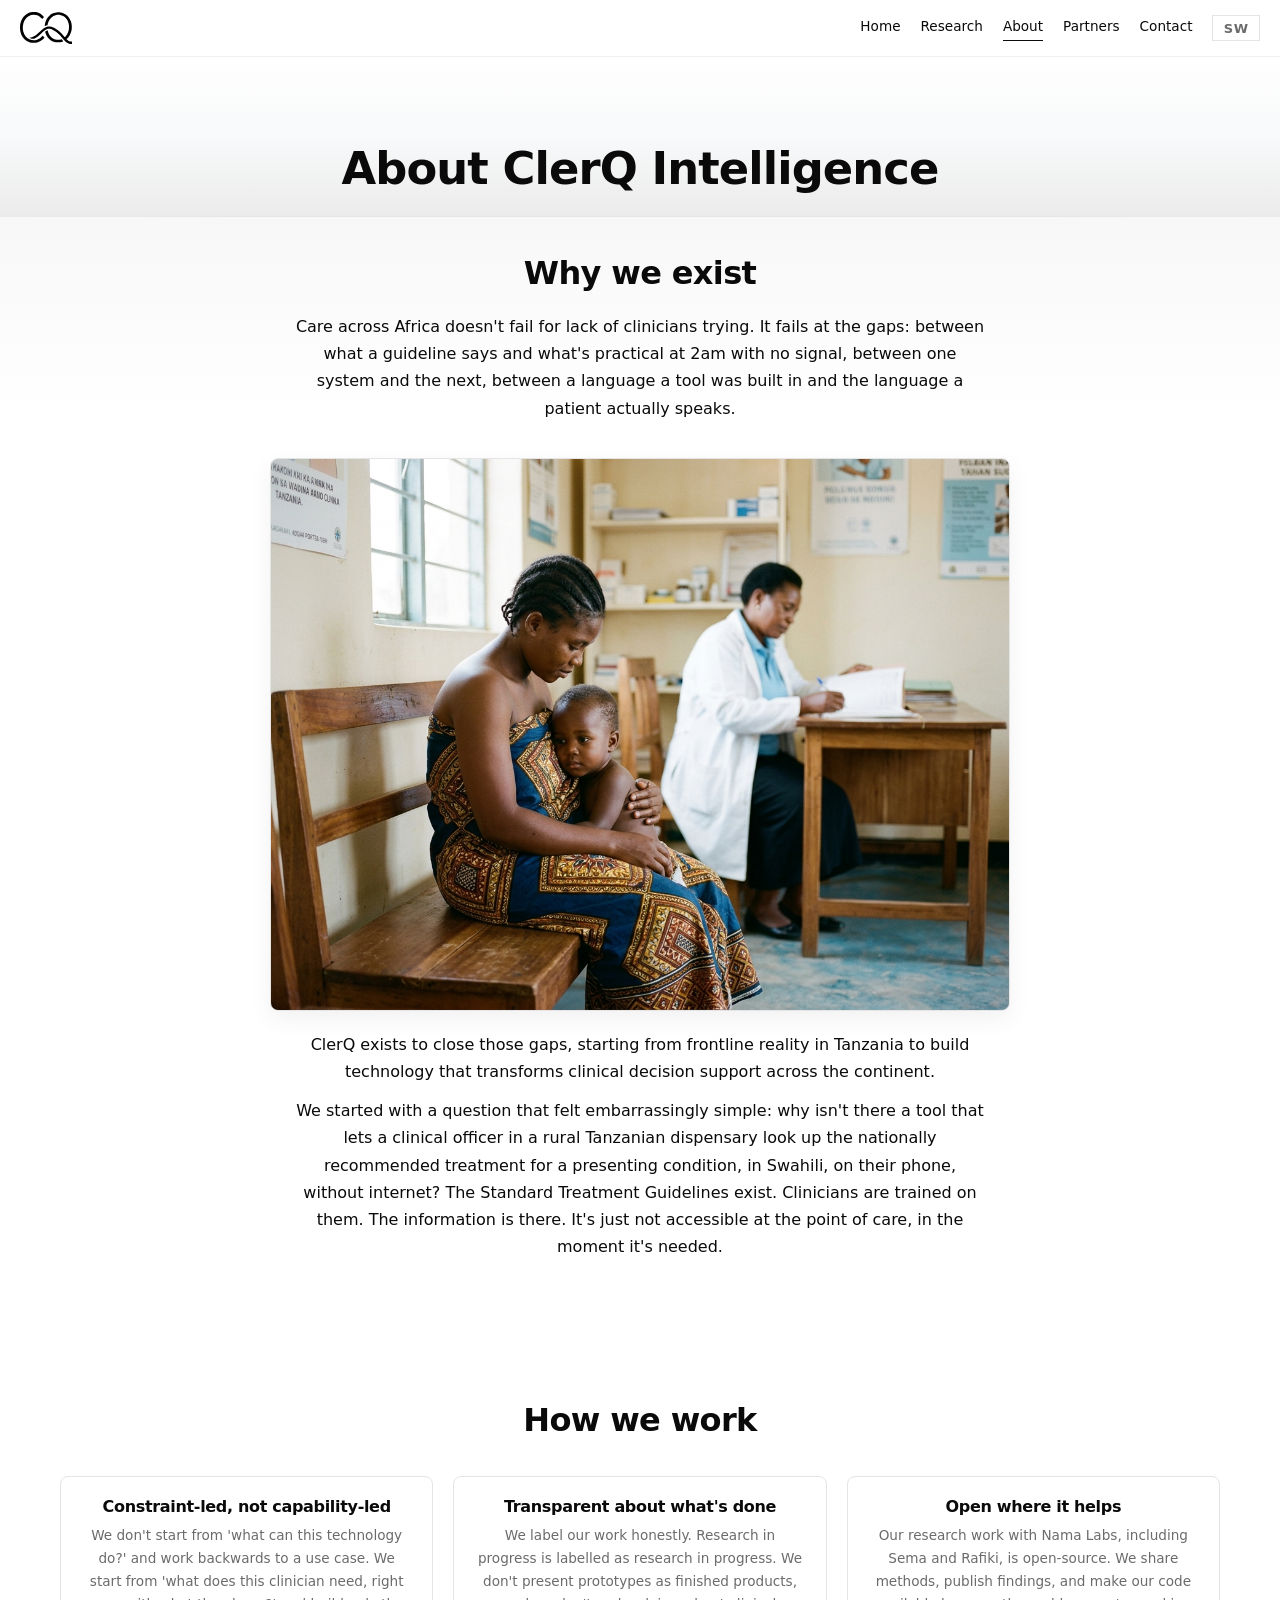
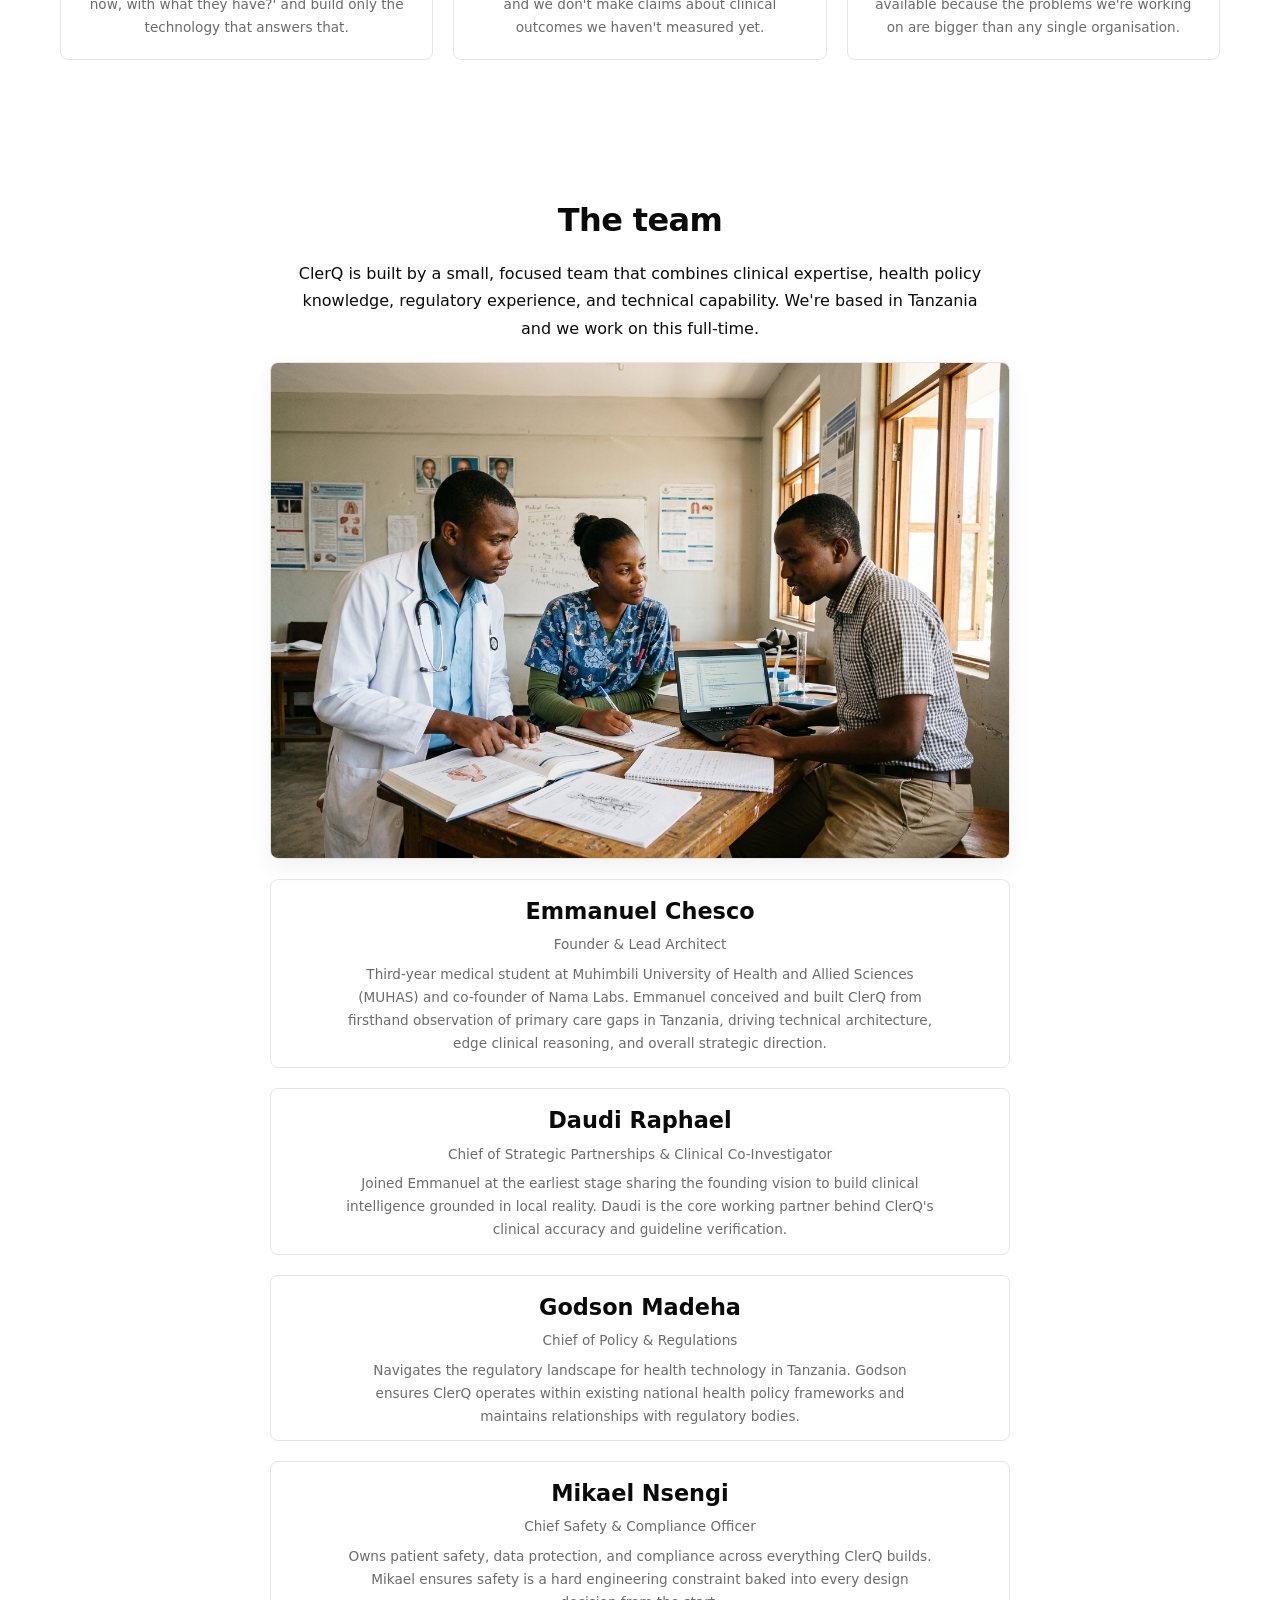
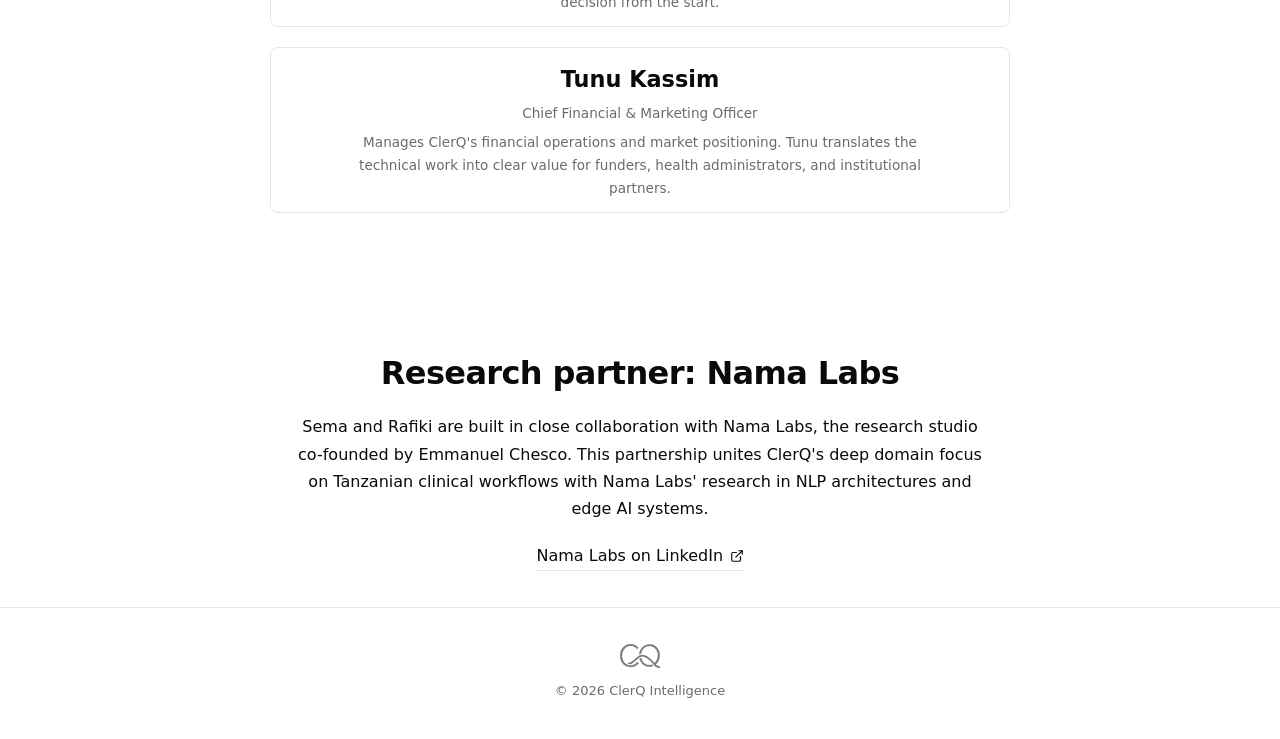
<file: about/index.html>
<!DOCTYPE html>
<html lang="en" data-lang="en">
<head>
  <meta charset="UTF-8">
  <meta name="viewport" content="width=device-width, initial-scale=1.0">
  <title>About: ClerQ Intelligence</title>
  <meta name="description" content="The story, team, and values behind ClerQ Intelligence. Built to transform African healthcare, starting from frontline clinical reality in Tanzania.">
  <link rel="canonical" href="https://clerqintelligence.site/about/">
  <meta property="og:type" content="website">
  <meta property="og:url" content="https://clerqintelligence.site/about/">
  <meta property="og:title" content="About: ClerQ Intelligence">
  <meta property="og:description" content="Why ClerQ exists: the team and story behind clinical decision support built to transform African healthcare starting from Tanzania.">
  <meta property="og:image" content="https://clerqintelligence.site/assets/logos/clerq-logotype.png">
  <meta name="twitter:card" content="summary_large_image">
  <link rel="icon" href="/favicon.ico" sizes="any">
  <link rel="icon" type="image/svg+xml" href="/favicon.svg">
  <link rel="icon" type="image/png" sizes="32x32" href="/favicon-32.png">
  <link rel="icon" type="image/png" sizes="192x192" href="/favicon-192.png">
  <link rel="apple-touch-icon" href="/apple-touch-icon.png">
  <link rel="manifest" href="/site.webmanifest">
  <link rel="stylesheet" href="/css/main.css?v=20261114_18">
</head>
<body>

  <!-- ====== NAVIGATION ====== -->
  <nav class="nav" id="main-nav" role="navigation" aria-label="Main navigation">
    <a href="/" class="nav__logo" aria-label="ClerQ Intelligence home">
      <img src="/assets/logos/cq-monogram.svg" alt="CQ" width="40" height="32">
    </a>
    <div class="nav__links" id="nav-links">
      <button class="nav__close" id="nav-close" aria-label="Close menu" type="button">
        <svg width="22" height="22" viewBox="0 0 24 24" fill="none" stroke="currentColor" stroke-width="2.2" stroke-linecap="round" stroke-linejoin="round">
          <line x1="18" y1="6" x2="6" y2="18"></line>
          <line x1="6" y1="6" x2="18" y2="18"></line>
        </svg>
      </button>
      <a href="/" class="nav__link" id="nav-home"><span data-en="Home" data-sw="Nyumbani">Home</span></a>
      <a href="/research/" class="nav__link" id="nav-research"><span data-en="Research" data-sw="Utafiti">Research</span></a>
      <a href="/about/" class="nav__link nav__link--active" id="nav-about"><span data-en="About" data-sw="Kuhusu">About</span></a>
      <a href="/partners/" class="nav__link" id="nav-partners"><span data-en="Partners" data-sw="Washirika">Partners</span></a>
      <a href="/contact/" class="nav__link" id="nav-contact"><span data-en="Contact" data-sw="Wasiliana">Contact</span></a>
      <button class="nav__lang-toggle" id="lang-toggle" aria-label="Switch language">
        <span class="nav__lang-label" data-en="SW" data-sw="EN">SW</span>
      </button>
    </div>
    <button class="nav__toggle" id="nav-toggle" aria-label="Open menu" aria-expanded="false">
      <span class="nav__toggle-bar"></span>
      <span class="nav__toggle-bar"></span>
      <span class="nav__toggle-bar"></span>
    </button>
  </nav>
  <div class="nav__backdrop" id="nav-backdrop" aria-hidden="true"></div>

  <!-- ====== PAGE HEADER ====== -->
  <header class="page-header">
    <div class="container">
      <h1 data-en="About ClerQ Intelligence" data-sw="Kuhusu ClerQ Intelligence">About ClerQ Intelligence</h1>
    </div>
  </header>

  <!-- ====== WHY CLERQ EXISTS ====== -->
  <section class="section section--gradient-top" id="why-clerq">
    <div class="container">
      <h2 data-en="Why we exist" data-sw="Kwa nini tunapo">Why we exist</h2>
      <p style="margin-top: var(--space-md);" data-en="Care across Africa doesn't fail for lack of clinicians trying. It fails at the gaps: between what a guideline says and what's practical at 2am with no signal, between one system and the next, between a language a tool was built in and the language a patient actually speaks." data-sw="Huduma ya afya barani Afrika haishindwi kwa sababu madaktari hawajaribu. Inashindwa kwenye mapengo: kati ya mwongozo unavyosema na kinachofaa saa 8 usiku bila mtandao, kati ya mfumo mmoja na mwingine, kati ya lugha ambayo chombo kilijengwa na lugha ambayo mgonjwa anazungumza.">
        Care across Africa doesn't fail for lack of clinicians trying. It fails at the gaps: between what a guideline says and what's practical at 2am with no signal, between one system and the next, between a language a tool was built in and the language a patient actually speaks.
      </p>

      <div style="margin: var(--space-lg) auto 0; border: 1px solid var(--line); border-radius: 8px; overflow: hidden; max-width: 740px; box-shadow: 0 8px 24px rgba(0,0,0,0.06);">
        <img src="/assets/images/primary-encounter.jpg?v=20261111_13" alt="Mother and young child seated together in a clinic consultation room in Tanzania" style="width: 100%; height: auto; display: block;" loading="lazy">
      </div>

      <p style="margin-top: var(--space-md);" data-en="ClerQ exists to close those gaps, starting from frontline reality in Tanzania to build technology that transforms clinical decision support across the continent." data-sw="ClerQ ipo kufunga mapengo hayo, kuanzia uhalisia wa mstari wa mbele nchini Tanzania kujenga teknolojia inayobadilisha msaada wa maamuzi ya kitabibu kote barani.">
        ClerQ exists to close those gaps, starting from frontline reality in Tanzania to build technology that transforms clinical decision support across the continent.
      </p>
      <p style="margin-top: var(--space-sm);" data-en="We started with a question that felt embarrassingly simple: why isn't there a tool that lets a clinical officer in a rural Tanzanian dispensary look up the nationally recommended treatment for a presenting condition, in Swahili, on their phone, without internet? The Standard Treatment Guidelines exist. Clinicians are trained on them. The information is there. It's just not accessible at the point of care, in the moment it's needed." data-sw="Tulianza na swali lililoonekana rahisi sana: kwa nini hakuna chombo kinachoruhusu afisa wa kliniki katika zahanati ya vijijini ya Tanzania kutafuta matibabu yanayopendekezwa kitaifa kwa hali inayowasilishwa, kwa Kiswahili, kwenye simu yao, bila mtandao? Miongozo ya Tiba ya Kawaida ipo. Madaktari wamefunzwa juu yake. Taarifa ipo. Tu haipatikani katika sehemu ya huduma, wakati inapohitajika.">
        We started with a question that felt embarrassingly simple: why isn't there a tool that lets a clinical officer in a rural Tanzanian dispensary look up the nationally recommended treatment for a presenting condition, in Swahili, on their phone, without internet? The Standard Treatment Guidelines exist. Clinicians are trained on them. The information is there. It's just not accessible at the point of care, in the moment it's needed.
      </p>
    </div>
  </section>

  <!-- ====== WAVE DIVIDER ====== -->
  <svg class="wave-divider" viewBox="0 0 400 40" xmlns="http://www.w3.org/2000/svg" aria-hidden="true">
    <path d="M0 20 C50 20, 75 5, 125 5 S200 35, 250 35 S325 5, 375 5 S400 20, 400 20"/>
  </svg>

  <!-- ====== HOW WE WORK ====== -->
  <section class="section" id="how-we-work">
    <div class="container">
      <h2 data-en="How we work" data-sw="Jinsi tunavyofanya kazi">How we work</h2>
      <div style="margin-top: var(--space-lg); display: grid; grid-template-columns: repeat(auto-fit, minmax(min(100%, 280px), 1fr)); gap: var(--space-md);">
        <div style="border: 1px solid var(--line); border-radius: 8px; padding: var(--space-md); background: rgba(255,255,255,0.02);">
          <h3 style="font-size: var(--fs-body); font-weight: var(--fw-semibold); color: var(--ink);" data-en="Constraint-led, not capability-led" data-sw="Inaongozwa na vikwazo, si uwezo">Constraint-led, not capability-led</h3>
          <p class="text-muted text-small" style="margin-top: var(--space-xs);" data-en="We don't start from 'what can this technology do?' and work backwards to a use case. We start from 'what does this clinician need, right now, with what they have?' and build only the technology that answers that." data-sw="Hatuanzi kutoka 'teknolojia hii inaweza kufanya nini?' na kufanya kazi kurudi kwa kesi ya matumizi. Tunaanzia kutoka 'daktari huyu anahitaji nini, sasa hivi, na kile alicho nacho?' na kujenga teknolojia tu inayojibu hilo.">We don't start from "what can this technology do?" and work backwards to a use case. We start from "what does this clinician need, right now, with what they have?" and build only the technology that answers that.</p>
        </div>
        <div style="border: 1px solid var(--line); border-radius: 8px; padding: var(--space-md); background: rgba(255,255,255,0.02);">
          <h3 style="font-size: var(--fs-body); font-weight: var(--fw-semibold); color: var(--ink);" data-en="Transparent about what's done" data-sw="Wazi kuhusu kinachokamilika">Transparent about what's done</h3>
          <p class="text-muted text-small" style="margin-top: var(--space-xs);" data-en="We label our work honestly. Research in progress is labelled as research in progress. We don't present prototypes as finished products, and we don't make claims about clinical outcomes we haven't measured yet." data-sw="Tunaweka lebo kazi yetu kwa uaminifu. Utafiti unaoendelea umewekwa lebo kama utafiti unaoendelea. Hatuwasilishi mifano kama bidhaa zilizokamilika.">We label our work honestly. Research in progress is labelled as research in progress. We don't present prototypes as finished products, and we don't make claims about clinical outcomes we haven't measured yet.</p>
        </div>
        <div style="border: 1px solid var(--line); border-radius: 8px; padding: var(--space-md); background: rgba(255,255,255,0.02);">
          <h3 style="font-size: var(--fs-body); font-weight: var(--fw-semibold); color: var(--ink);" data-en="Open where it helps" data-sw="Wazi mahali inaposaidia">Open where it helps</h3>
          <p class="text-muted text-small" style="margin-top: var(--space-xs);" data-en="Our research work with Nama Labs, including Sema and Rafiki, is open-source. We share methods, publish findings, and make our code available because the problems we're working on are bigger than any single organisation." data-sw="Kazi yetu ya utafiti na Nama Labs, ikijumuisha Sema na Rafiki, ni ya chanzo wazi. Tunashiriki mbinu, kuchapisha matokeo, na kufanya msimbo wetu upatikane kwa uwazi.">Our research work with Nama Labs, including Sema and Rafiki, is open-source. We share methods, publish findings, and make our code available because the problems we're working on are bigger than any single organisation.</p>
        </div>
      </div>
    </div>
  </section>

  <!-- ====== WAVE DIVIDER ====== -->
  <svg class="wave-divider" viewBox="0 0 400 40" xmlns="http://www.w3.org/2000/svg" aria-hidden="true">
    <path d="M0 20 C50 20, 75 5, 125 5 S200 35, 250 35 S325 5, 375 5 S400 20, 400 20"/>
  </svg>

  <!-- ====== TEAM ====== -->
  <section class="section" id="team">
    <div class="container">
      <h2 data-en="The team" data-sw="Timu">The team</h2>
      <p style="margin-top: var(--space-md);" data-en="ClerQ is built by a small, focused team that combines clinical expertise, health policy knowledge, regulatory experience, and technical capability. We're based in Tanzania and we work on this full-time." data-sw="ClerQ imejengwa na timu ndogo, iliyolenga inayounganisha utaalamu wa kitabibu, maarifa ya sera ya afya, uzoefu wa udhibiti, na uwezo wa kiufundi. Tunaishi Tanzania na tunafanya kazi hii kwa muda wote.">
        ClerQ is built by a small, focused team that combines clinical expertise, health policy knowledge, regulatory experience, and technical capability. We're based in Tanzania and we work on this full-time.
      </p>
      <div style="margin: var(--space-md) auto 0; border: 1px solid var(--line); border-radius: 8px; overflow: hidden; max-width: 740px; box-shadow: 0 8px 24px rgba(0,0,0,0.06);">
        <img src="/assets/images/team-facility.jpg?v=20261111_13" alt="ClerQ Intelligence clinical research and development team in Dar es Salaam" style="width: 100%; height: auto; display: block;" loading="lazy">
      </div>

      <div class="team-list">
        <div class="team-member" style="border-radius: 8px; padding: var(--space-sm); border: 1px solid var(--line);">
          <p class="team-member__name">Emmanuel Chesco</p>
          <p class="team-member__role" data-en="Founder &amp; Lead Architect" data-sw="Mwanzilishi &amp; Msanifu Mkuu">Founder &amp; Lead Architect</p>
          <p class="text-small text-muted" style="margin-top: var(--space-xs);" data-en="Third-year medical student at Muhimbili University of Health and Allied Sciences (MUHAS) and co-founder of Nama Labs. Emmanuel conceived and built ClerQ from firsthand observation of primary care gaps in Tanzania, driving technical architecture, edge clinical reasoning, and overall strategic direction." data-sw="Mwanafunzi wa mwaka wa tatu wa udaktari katika Chuo Kikuu cha Afya na Sayansi Shirikishi Muhimbili (MUHAS) na mwanzilishi mwenza wa Nama Labs.">Third-year medical student at Muhimbili University of Health and Allied Sciences (MUHAS) and co-founder of Nama Labs. Emmanuel conceived and built ClerQ from firsthand observation of primary care gaps in Tanzania, driving technical architecture, edge clinical reasoning, and overall strategic direction.</p>
        </div>
        <div class="team-member" style="border-radius: 8px; padding: var(--space-sm); border: 1px solid var(--line);">
          <p class="team-member__name">Daudi Raphael</p>
          <p class="team-member__role" data-en="Chief of Strategic Partnerships &amp; Clinical Co-Investigator" data-sw="Mkuu wa Ushirikiano wa Kimkakati &amp; Mtafiti Mwenza wa Kitabibu">Chief of Strategic Partnerships &amp; Clinical Co-Investigator</p>
          <p class="text-small text-muted" style="margin-top: var(--space-xs);" data-en="Joined Emmanuel at the earliest stage sharing the founding vision to build clinical intelligence grounded in local reality. Daudi is the core working partner behind ClerQ's clinical accuracy and guideline verification." data-sw="Alijiunga na Emmanuel katika hatua ya mwanzo kabisa akishiriki maono ya msingi ya kujenga akili ya kitabibu inayotegemea uhalisia wa ndani.">Joined Emmanuel at the earliest stage sharing the founding vision to build clinical intelligence grounded in local reality. Daudi is the core working partner behind ClerQ's clinical accuracy and guideline verification.</p>
        </div>
        <div class="team-member" style="border-radius: 8px; padding: var(--space-sm); border: 1px solid var(--line);">
          <p class="team-member__name">Godson Madeha</p>
          <p class="team-member__role" data-en="Chief of Policy &amp; Regulations" data-sw="Mkuu wa Sera na Kanuni">Chief of Policy &amp; Regulations</p>
          <p class="text-small text-muted" style="margin-top: var(--space-xs);" data-en="Navigates the regulatory landscape for health technology in Tanzania. Godson ensures ClerQ operates within existing national health policy frameworks and maintains relationships with regulatory bodies." data-sw="Anasimamia mazingira ya udhibiti wa teknolojia ya afya Tanzania. Godson anahakikisha ClerQ inafanya kazi ndani ya mifumo iliyopo ya sera ya afya ya kitaifa.">Navigates the regulatory landscape for health technology in Tanzania. Godson ensures ClerQ operates within existing national health policy frameworks and maintains relationships with regulatory bodies.</p>
        </div>
        <div class="team-member" style="border-radius: 8px; padding: var(--space-sm); border: 1px solid var(--line);">
          <p class="team-member__name">Mikael Nsengi</p>
          <p class="team-member__role" data-en="Chief Safety &amp; Compliance Officer" data-sw="Afisa Mkuu wa Usalama na Uzingatiaji">Chief Safety &amp; Compliance Officer</p>
          <p class="text-small text-muted" style="margin-top: var(--space-xs);" data-en="Owns patient safety, data protection, and compliance across everything ClerQ builds. Mikael ensures safety is a hard engineering constraint baked into every design decision from the start." data-sw="Anamiliki usalama wa mgonjwa, ulinzi wa data, na uzingatiaji katika kila kitu ClerQ inajenga.">Owns patient safety, data protection, and compliance across everything ClerQ builds. Mikael ensures safety is a hard engineering constraint baked into every design decision from the start.</p>
        </div>
        <div class="team-member" style="border-radius: 8px; padding: var(--space-sm); border: 1px solid var(--line);">
          <p class="team-member__name">Tunu Kassim</p>
          <p class="team-member__role" data-en="Chief Financial &amp; Marketing Officer" data-sw="Afisa Mkuu wa Fedha na Masoko">Chief Financial &amp; Marketing Officer</p>
          <p class="text-small text-muted" style="margin-top: var(--space-xs);" data-en="Manages ClerQ's financial operations and market positioning. Tunu translates the technical work into clear value for funders, health administrators, and institutional partners." data-sw="Anasimamia shughuli za fedha na nafasi ya soko ya ClerQ.">Manages ClerQ's financial operations and market positioning. Tunu translates the technical work into clear value for funders, health administrators, and institutional partners.</p>
        </div>
      </div>
    </div>
  </section>

  <!-- ====== WAVE DIVIDER ====== -->
  <svg class="wave-divider" viewBox="0 0 400 40" xmlns="http://www.w3.org/2000/svg" aria-hidden="true">
    <path d="M0 20 C50 20, 75 5, 125 5 S200 35, 250 35 S325 5, 375 5 S400 20, 400 20"/>
  </svg>

  <!-- ====== NAMA LABS ====== -->
  <section class="section" id="nama-labs">
    <div class="container">
      <h2 data-en="Research partner: Nama Labs" data-sw="Mshirika wa utafiti: Nama Labs">Research partner: Nama Labs</h2>
      <p style="margin-top: var(--space-md);" data-en="Sema and Rafiki are built in close collaboration with Nama Labs, the research studio co-founded by Emmanuel Chesco. This partnership unites ClerQ's deep domain focus on Tanzanian clinical workflows with Nama Labs' research in NLP architectures and edge AI systems." data-sw="Sema na Rafiki zimejengwa kwa ushirikiano wa karibu na Nama Labs, studio ya utafiti iliyoanzishwa kwa pamoja na Emmanuel Chesco.">
        Sema and Rafiki are built in close collaboration with Nama Labs, the research studio co-founded by Emmanuel Chesco. This partnership unites ClerQ's deep domain focus on Tanzanian clinical workflows with Nama Labs' research in NLP architectures and edge AI systems.
      </p>
      <div style="margin-top: var(--space-md);">
        <a href="https://linkedin.com/in/nama-labs-07a475433" class="ext-link" target="_blank" rel="noopener noreferrer">
          <span>Nama Labs on LinkedIn</span>
          <svg viewBox="0 0 24 24" fill="none" stroke="currentColor" stroke-width="2" stroke-linecap="round" stroke-linejoin="round"><path d="M18 13v6a2 2 0 0 1-2 2H5a2 2 0 0 1-2-2V8a2 2 0 0 1 2-2h6"/><polyline points="15 3 21 3 21 9"/><line x1="10" y1="14" x2="21" y2="3"/></svg>
        </a>
      </div>
    </div>
  </section>

  <!-- ====== FOOTER ====== -->
  <footer class="footer" id="site-footer">
    <div class="footer__inner">
      <img src="/assets/logos/cq-monogram.svg" alt="CQ" class="footer__logo" width="40" height="32">
      <span class="footer__copy">&copy; 2026 ClerQ Intelligence</span>
    </div>
  </footer>

  <script src="/js/main.js?v=20261114_18"></script>
</body>
</html>
</file>
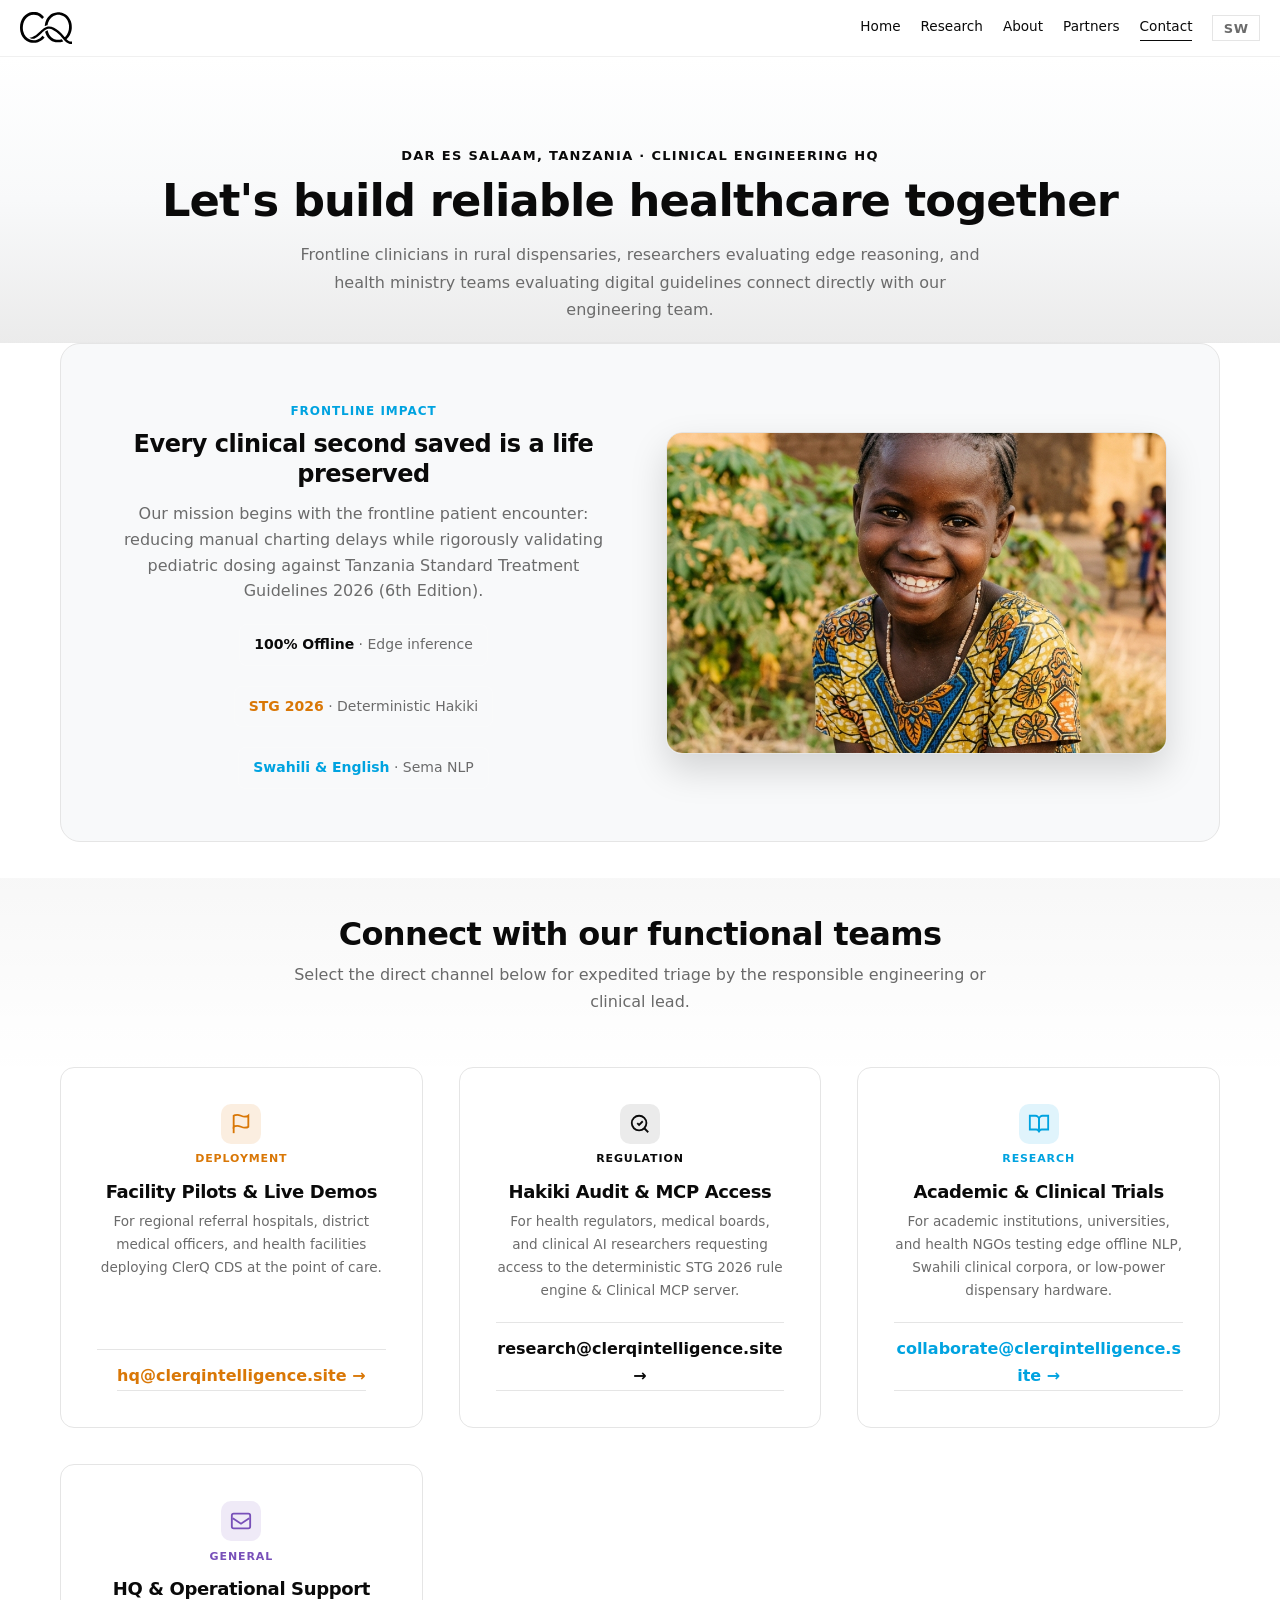
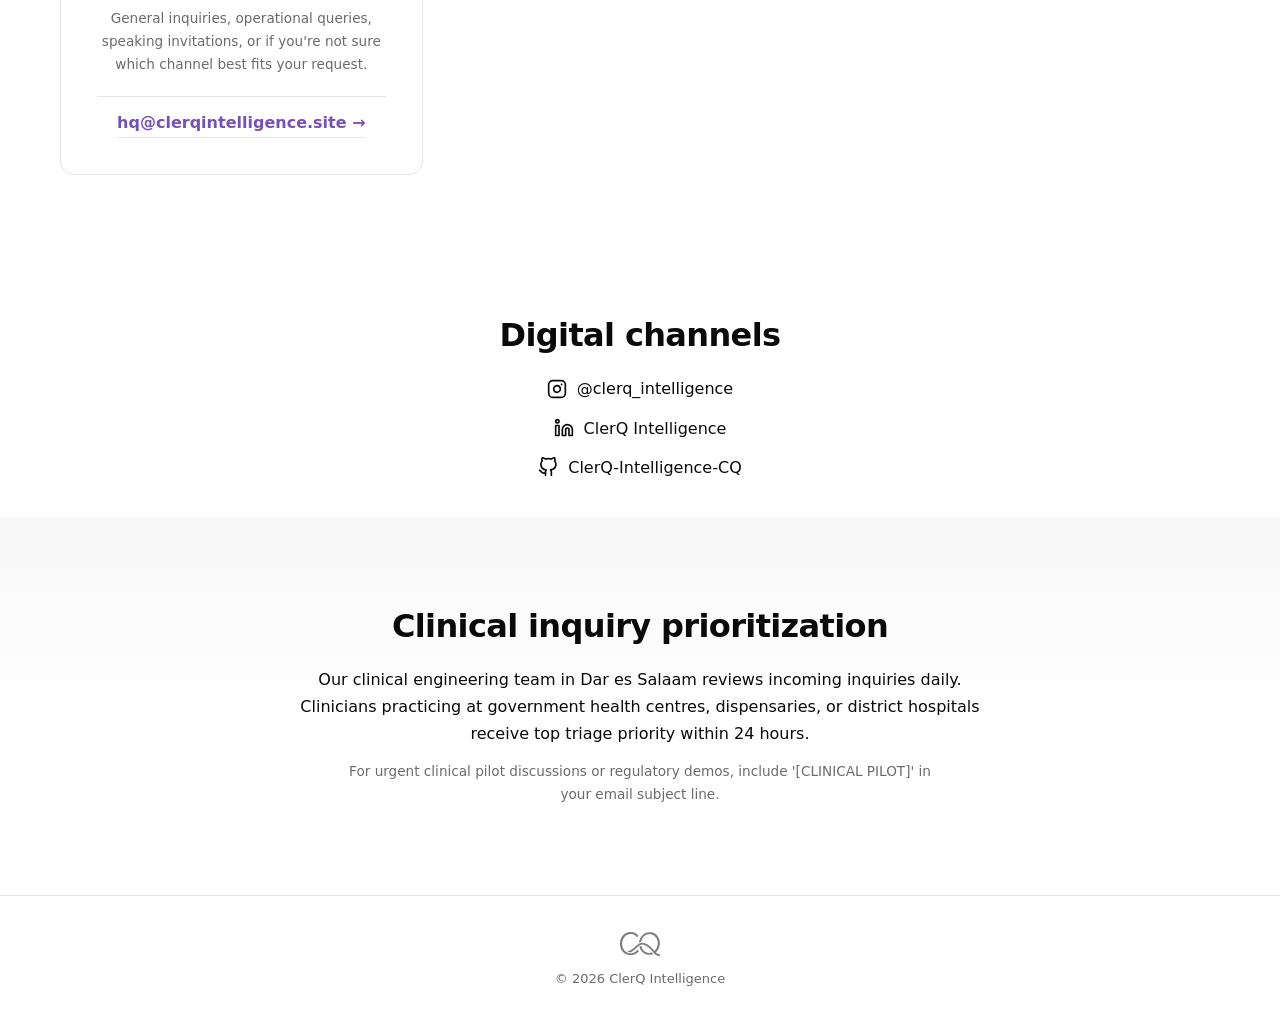
<file: contact/index.html>
<!DOCTYPE html>
<html lang="en" data-lang="en">
<head>
  <meta charset="UTF-8">
  <meta name="viewport" content="width=device-width, initial-scale=1.0">
  <title>Contact: ClerQ Intelligence</title>
  <meta name="description" content="Connect with ClerQ Intelligence in Dar es Salaam for clinical facility pilots, research collaborations, and Hakiki STG 2026 audit access.">
  <link rel="canonical" href="https://clerqintelligence.site/contact/">
  <meta property="og:type" content="website">
  <meta property="og:url" content="https://clerqintelligence.site/contact/">
  <meta property="og:title" content="Contact: ClerQ Intelligence">
  <meta property="og:description" content="Reach our clinical engineering team in Dar es Salaam, request Hakiki STG 2026 audit credentials, or inquire about clinical facility pilots.">
  <meta property="og:image" content="https://clerqintelligence.site/assets/images/girl-smile.jpg">
  <meta name="twitter:card" content="summary_large_image">
  <link rel="icon" href="/favicon.ico" sizes="any">
  <link rel="icon" type="image/svg+xml" href="/favicon.svg">
  <link rel="icon" type="image/png" sizes="32x32" href="/favicon-32.png">
  <link rel="icon" type="image/png" sizes="192x192" href="/favicon-192.png">
  <link rel="apple-touch-icon" href="/apple-touch-icon.png">
  <link rel="manifest" href="/site.webmanifest">
  <link rel="stylesheet" href="/css/main.css?v=20261114_18">
</head>
<body>

  <!-- ====== NAVIGATION ====== -->
  <nav class="nav" id="main-nav" role="navigation" aria-label="Main navigation">
    <a href="/" class="nav__logo" aria-label="ClerQ Intelligence home">
      <img src="/assets/logos/cq-monogram.svg" alt="CQ" width="40" height="32">
    </a>
    <div class="nav__links" id="nav-links">
      <button class="nav__close" id="nav-close" aria-label="Close menu" type="button">
        <svg width="22" height="22" viewBox="0 0 24 24" fill="none" stroke="currentColor" stroke-width="2.2" stroke-linecap="round" stroke-linejoin="round">
          <line x1="18" y1="6" x2="6" y2="18"></line>
          <line x1="6" y1="6" x2="18" y2="18"></line>
        </svg>
      </button>
      <a href="/" class="nav__link" id="nav-home"><span data-en="Home" data-sw="Nyumbani">Home</span></a>
      <a href="/research/" class="nav__link" id="nav-research"><span data-en="Research" data-sw="Utafiti">Research</span></a>
      <a href="/about/" class="nav__link" id="nav-about"><span data-en="About" data-sw="Kuhusu">About</span></a>
      <a href="/partners/" class="nav__link" id="nav-partners"><span data-en="Partners" data-sw="Washirika">Partners</span></a>
      <a href="/contact/" class="nav__link nav__link--active" id="nav-contact"><span data-en="Contact" data-sw="Wasiliana">Contact</span></a>
      <button class="nav__lang-toggle" id="lang-toggle" aria-label="Switch language">
        <span class="nav__lang-label" data-en="SW" data-sw="EN">SW</span>
      </button>
    </div>
    <button class="nav__toggle" id="nav-toggle" aria-label="Open menu" aria-expanded="false">
      <span class="nav__toggle-bar"></span>
      <span class="nav__toggle-bar"></span>
      <span class="nav__toggle-bar"></span>
    </button>
  </nav>
  <div class="nav__backdrop" id="nav-backdrop" aria-hidden="true"></div>

  <!-- ====== PAGE HEADER ====== -->
  <header class="page-header">
    <div class="container" style="text-align: center;">
      <div style="display: inline-flex; align-items: center; justify-content: center; gap: 8px; margin-bottom: var(--space-xs);">
        <span style="font-size: 0.8125rem; font-weight: 600; color: #0A0A0A; letter-spacing: 0.1em; text-transform: uppercase;" data-en="DAR ES SALAAM, TANZANIA · CLINICAL ENGINEERING HQ" data-sw="DAR ES SALAAM, TANZANIA · MAKAO MAKUU YA UHANDISI WA KITABIBU">DAR ES SALAAM, TANZANIA · CLINICAL ENGINEERING HQ</span>
      </div>
      <h1 data-en="Let's build reliable healthcare together" data-sw="Tujenge huduma za afya za kuaminika pamoja">Let's build reliable healthcare together</h1>
      <p style="max-width: 680px; margin: var(--space-sm) auto 0;" data-en="Frontline clinicians in rural dispensaries, researchers evaluating edge reasoning, and health ministry teams evaluating digital guidelines connect directly with our engineering team." data-sw="Madaktari katika zahanati za vijijini, watafiti wanaotathmini mifumo ya AI, na viongozi wa wizara ya afya wanawasiliana moja kwa moja na timu yetu ya wahandisi.">
        Frontline clinicians in rural dispensaries, researchers evaluating edge reasoning, and health ministry teams evaluating digital guidelines connect directly with our engineering team.
      </p>
    </div>
  </header>

  <!-- ====== CLINICAL & COMMUNITY IMPACT SPOTLIGHT ====== -->
  <section class="section" style="padding-top: 0;">
    <div class="container">
      <div class="contact-spotlight-box">
        <div style="text-align: center;">
          <div style="display: inline-flex; align-items: center; justify-content: center; gap: 6px; font-size: 0.75rem; font-weight: 700; color: #00A3E0; text-transform: uppercase; letter-spacing: 0.08em; margin-bottom: 8px;">
            <span>Frontline Impact</span>
          </div>
          <h2 style="font-size: 1.5rem; line-height: 1.25; margin-bottom: var(--space-sm);" data-en="Every clinical second saved is a life preserved" data-sw="Kila sekunde ya kitatibu inayookolewa inalinda maisha">Every clinical second saved is a life preserved</h2>
          <p class="text-muted" style="line-height: 1.6; margin: 0 auto var(--space-md);" data-en="Our mission begins with the frontline patient encounter: reducing manual charting delays while rigorously validating pediatric dosing against Tanzania Standard Treatment Guidelines 2026 (6th Edition)." data-sw="Dhamira yetu huanzia kwenye huduma ya wagonjwa wa mstari wa mbele: kupunguza ucheleweshaji wa uandishi huku tukithibitisha dozi za watoto dhidi ya Mwongozo wa Matibabu wa Tanzania 2026 (Toleo la 6).">
            Our mission begins with the frontline patient encounter: reducing manual charting delays while rigorously validating pediatric dosing against Tanzania Standard Treatment Guidelines 2026 (6th Edition).
          </p>
          <div style="display: flex; flex-wrap: wrap; justify-content: center; gap: var(--space-md); font-size: 0.875rem;">
            <div style="background: rgba(255,255,255,0.06); padding: 8px 14px; border-radius: 8px; border: 1px solid rgba(255,255,255,0.1);">
              <strong style="color: #0A0A0A;">100% Offline</strong> <span class="text-muted">· Edge inference</span>
            </div>
            <div style="background: rgba(255,255,255,0.06); padding: 8px 14px; border-radius: 8px; border: 1px solid rgba(255,255,255,0.1);">
              <strong style="color: #D97706;">STG 2026</strong> <span class="text-muted">· Deterministic Hakiki</span>
            </div>
            <div style="background: rgba(255,255,255,0.06); padding: 8px 14px; border-radius: 8px; border: 1px solid rgba(255,255,255,0.1);">
              <strong style="color: #00A3E0;">Swahili &amp; English</strong> <span class="text-muted">· Sema NLP</span>
            </div>
          </div>
        </div>
        <div style="border-radius: 16px; overflow: hidden; box-shadow: 0 16px 36px rgba(0,0,0,0.15); border: 1px solid var(--line);">
          <img class="contact-spotlight-img" src="/assets/images/girl-smile.jpg" alt="Smiling young patient at a Tanzanian community clinic after verified treatment" style="width: 100%; height: 320px; object-fit: cover; display: block;" loading="lazy">
        </div>
      </div>
    </div>
  </section>

  <!-- ====== EMAIL CONTACTS ====== -->
  <section class="section section--gradient-top" id="email-contacts">
    <div class="container">
      <h2 data-en="Connect with our functional teams" data-sw="Wasiliana na timu zetu">Connect with our functional teams</h2>
      <p style="margin: var(--space-xs) auto var(--space-xl);" class="text-muted" data-en="Select the direct channel below for expedited triage by the responsible engineering or clinical lead." data-sw="Chagua njia ya moja kwa moja hapa chini kwa jibu la haraka kutoka kwa kiongozi wa uhandisi au tiba.">
        Select the direct channel below for expedited triage by the responsible engineering or clinical lead.
      </p>

      <div style="display: grid; grid-template-columns: repeat(auto-fit, minmax(min(100%, 280px), 1fr)); gap: var(--space-lg); text-align: center;">

        <!-- Clinical Facility Pilots & Demos -->
        <div class="card" style="padding: var(--space-lg); border: 1px solid var(--line); border-radius: 14px; display: flex; flex-direction: column; justify-content: space-between; align-items: center; text-align: center;">
          <div>
            <div style="display: flex; flex-direction: column; align-items: center; justify-content: center; gap: 0.4rem; margin-bottom: var(--space-sm);">
              <div style="width: 40px; height: 40px; border-radius: 10px; background: rgba(217, 119, 6, 0.12); display: flex; align-items: center; justify-content: center; color: #D97706;">
                <svg width="22" height="22" viewBox="0 0 24 24" fill="none" stroke="currentColor" stroke-width="2"><path d="M4 15s1-1 4-1 5 2 8 2 4-1 4-1V3s-1 1-4 1-5-2-8-2-4 1-4 1z"/><line x1="4" y1="22" x2="4" y2="15"/></svg>
              </div>
              <span style="font-size: 0.6875rem; font-weight: 700; color: #D97706; letter-spacing: 0.08em;">DEPLOYMENT</span>
            </div>
            <h3 style="font-size: 1.125rem; font-weight: var(--fw-semibold); margin-bottom: 6px;" data-en="Facility Pilots &amp; Live Demos" data-sw="Majaribio ya Vituo &amp; Maonyesho">Facility Pilots &amp; Live Demos</h3>
            <p class="text-small text-muted" data-en="For regional referral hospitals, district medical officers, and health facilities deploying ClerQ CDS at the point of care." data-sw="Kwa hospitali za rufaa za mikoa, waganga wakuu wa wilaya, na vituo vya afya vinavyotumia ClerQ CDS mahali pa huduma.">
              For regional referral hospitals, district medical officers, and health facilities deploying ClerQ CDS at the point of care.
            </p>
          </div>
          <div style="margin-top: var(--space-md); padding-top: var(--space-sm); border-top: 1px solid var(--line); width: 100%; text-align: center;">
            <a href="mailto:hq@clerqintelligence.site?subject=Clinical%20Facility%20Pilot%20%26%20Demo%20Request" class="ext-link" style="color: #D97706; font-weight: 600;">hq@clerqintelligence.site &rarr;</a>
          </div>
        </div>

        <!-- Hakiki Validation & MCP Access -->
        <div class="card" style="padding: var(--space-lg); border: 1px solid var(--line); border-radius: 14px; display: flex; flex-direction: column; justify-content: space-between; align-items: center; text-align: center;">
          <div>
            <div style="display: flex; flex-direction: column; align-items: center; justify-content: center; gap: 0.4rem; margin-bottom: var(--space-sm);">
              <div style="width: 40px; height: 40px; border-radius: 10px; background: rgba(10, 10, 10, 0.08); display: flex; align-items: center; justify-content: center; color: #0A0A0A;">
                <svg width="22" height="22" viewBox="0 0 24 24" fill="none" stroke="currentColor" stroke-width="2"><circle cx="11" cy="11" r="8"/><line x1="21" y1="21" x2="16.65" y2="16.65"/><path d="m9 11 2 2 4-4"/></svg>
              </div>
              <span style="font-size: 0.6875rem; font-weight: 700; color: #0A0A0A; letter-spacing: 0.08em;">REGULATION</span>
            </div>
            <h3 style="font-size: 1.125rem; font-weight: var(--fw-semibold); margin-bottom: 6px;" data-en="Hakiki Audit &amp; MCP Access" data-sw="Ukaguzi wa Hakiki &amp; Ufikiaji MCP">Hakiki Audit &amp; MCP Access</h3>
            <p class="text-small text-muted" data-en="For health regulators, medical boards, and clinical AI researchers requesting access to the deterministic STG 2026 rule engine &amp; Clinical MCP server." data-sw="Kwa wadhibiti wa afya, bodi za matibabu, na watafiti wa AI wanaoomba ufikiaji wa injini ya ukaguzi wa STG 2026 na seva ya Clinical MCP.">
              For health regulators, medical boards, and clinical AI researchers requesting access to the deterministic STG 2026 rule engine &amp; Clinical MCP server.
            </p>
          </div>
          <div style="margin-top: var(--space-md); padding-top: var(--space-sm); border-top: 1px solid var(--line); width: 100%; text-align: center;">
            <a href="mailto:research@clerqintelligence.site?subject=Hakiki%20Audit%20Access%20Request" class="ext-link" style="color: #0A0A0A; font-weight: 600;">research@clerqintelligence.site &rarr;</a>
          </div>
        </div>

        <!-- Research Collaborations -->
        <div class="card" style="padding: var(--space-lg); border: 1px solid var(--line); border-radius: 14px; display: flex; flex-direction: column; justify-content: space-between; align-items: center; text-align: center;">
          <div>
            <div style="display: flex; flex-direction: column; align-items: center; justify-content: center; gap: 0.4rem; margin-bottom: var(--space-sm);">
              <div style="width: 40px; height: 40px; border-radius: 10px; background: rgba(0, 163, 224, 0.12); display: flex; align-items: center; justify-content: center; color: #00A3E0;">
                <svg width="22" height="22" viewBox="0 0 24 24" fill="none" stroke="currentColor" stroke-width="2"><path d="M2 3h6a4 4 0 0 1 4 4v14a3 3 0 0 0-3-3H2z"/><path d="M22 3h-6a4 4 0 0 0-4 4v14a3 3 0 0 1 3-3h7z"/></svg>
              </div>
              <span style="font-size: 0.6875rem; font-weight: 700; color: #00A3E0; letter-spacing: 0.08em;">RESEARCH</span>
            </div>
            <h3 style="font-size: 1.125rem; font-weight: var(--fw-semibold); margin-bottom: 6px;" data-en="Academic &amp; Clinical Trials" data-sw="Utafiti wa Kitaaluma &amp; Majaribio">Academic &amp; Clinical Trials</h3>
            <p class="text-small text-muted" data-en="For academic institutions, universities, and health NGOs testing edge offline NLP, Swahili clinical corpora, or low-power dispensary hardware." data-sw="Kwa vyuo vikuu, taasisi za utafiti, na mashirika yanayojaribu AI ya ukingoni, data za Kiswahili, au vifaa vinavyotumia umeme mdogo.">
              For academic institutions, universities, and health NGOs testing edge offline NLP, Swahili clinical corpora, or low-power dispensary hardware.
            </p>
          </div>
          <div style="margin-top: var(--space-md); padding-top: var(--space-sm); border-top: 1px solid var(--line); width: 100%; text-align: center;">
            <a href="mailto:collaborate@clerqintelligence.site" class="ext-link" style="color: #00A3E0; font-weight: 600;">collaborate@clerqintelligence.site &rarr;</a>
          </div>
        </div>

        <!-- General Headquarters -->
        <div class="card" style="padding: var(--space-lg); border: 1px solid var(--line); border-radius: 14px; display: flex; flex-direction: column; justify-content: space-between; align-items: center; text-align: center;">
          <div>
            <div style="display: flex; flex-direction: column; align-items: center; justify-content: center; gap: 0.4rem; margin-bottom: var(--space-sm);">
              <div style="width: 40px; height: 40px; border-radius: 10px; background: rgba(120, 80, 185, 0.12); display: flex; align-items: center; justify-content: center; color: #7850B9;">
                <svg width="22" height="22" viewBox="0 0 24 24" fill="none" stroke="currentColor" stroke-width="2"><path d="M3 9l9 6 9-6"/><rect x="2" y="4" width="20" height="16" rx="2"/></svg>
              </div>
              <span style="font-size: 0.6875rem; font-weight: 700; color: #7850B9; letter-spacing: 0.08em;">GENERAL</span>
            </div>
            <h3 style="font-size: 1.125rem; font-weight: var(--fw-semibold); margin-bottom: 6px;" data-en="HQ &amp; Operational Support" data-sw="Makao Makuu &amp; Msaada">HQ &amp; Operational Support</h3>
            <p class="text-small text-muted" data-en="General inquiries, operational queries, speaking invitations, or if you're not sure which channel best fits your request." data-sw="Maswali ya kawaida, maombi ya kiutendaji, mialiko ya kuzungumza, au ikiwa huna uhakika njia ipi inafaa zaidi.">
              General inquiries, operational queries, speaking invitations, or if you're not sure which channel best fits your request.
            </p>
          </div>
          <div style="margin-top: var(--space-md); padding-top: var(--space-sm); border-top: 1px solid var(--line); width: 100%; text-align: center;">
            <a href="mailto:hq@clerqintelligence.site" class="ext-link" style="color: #7850B9; font-weight: 600;">hq@clerqintelligence.site &rarr;</a>
          </div>
        </div>

      </div>
    </div>
  </section>

  <!-- ====== WAVE DIVIDER ====== -->
  <svg class="wave-divider" viewBox="0 0 400 40" xmlns="http://www.w3.org/2000/svg" aria-hidden="true">
    <path d="M0 20 C50 20, 75 5, 125 5 S200 35, 250 35 S325 5, 375 5 S400 20, 400 20"/>
  </svg>

  <!-- ====== FIND US ONLINE ====== -->
  <section class="section" id="socials-section">
    <div class="container">
      <h2 data-en="Digital channels" data-sw="Njia za kidijitali">Digital channels</h2>
      <div class="socials" style="margin-top: var(--space-md);">

        <a href="https://instagram.com/clerq_intelligence" class="social-link" target="_blank" rel="noopener noreferrer">
          <svg viewBox="0 0 24 24" fill="none" stroke="currentColor" stroke-width="2" stroke-linecap="round" stroke-linejoin="round"><rect x="2" y="2" width="20" height="20" rx="5" ry="5"/><path d="M16 11.37A4 4 0 1 1 12.63 8 4 4 0 0 1 16 11.37z"/><line x1="17.5" y1="6.5" x2="17.51" y2="6.5"/></svg>
          <span>@clerq_intelligence</span>
        </a>

        <a href="https://linkedin.com/company/clerq-intelligence" class="social-link" target="_blank" rel="noopener noreferrer">
          <svg viewBox="0 0 24 24" fill="none" stroke="currentColor" stroke-width="2" stroke-linecap="round" stroke-linejoin="round"><path d="M16 8a6 6 0 0 1 6 6v7h-4v-7a2 2 0 0 0-2-2 2 2 0 0 0-2 2v7h-4v-7a6 6 0 0 1 6-6z"/><rect x="2" y="9" width="4" height="12"/><circle cx="4" cy="4" r="2"/></svg>
          <span>ClerQ Intelligence</span>
        </a>

        <a href="https://github.com/ClerQ-Intelligence-CQ" class="social-link" target="_blank" rel="noopener noreferrer">
          <svg viewBox="0 0 24 24" fill="none" stroke="currentColor" stroke-width="2" stroke-linecap="round" stroke-linejoin="round"><path d="M9 19c-5 1.5-5-2.5-7-3m14 6v-3.87a3.37 3.37 0 0 0-.94-2.61c3.14-.35 6.44-1.54 6.44-7A5.44 5.44 0 0 0 20 4.77 5.07 5.07 0 0 0 19.91 1S18.73.65 16 2.48a13.38 13.38 0 0 0-7 0C6.27.65 5.09 1 5.09 1A5.07 5.07 0 0 0 5 4.77a5.44 5.44 0 0 0-1.5 3.78c0 5.42 3.3 6.61 6.44 7A3.37 3.37 0 0 0 9 18.13V22"/></svg>
          <span>ClerQ-Intelligence-CQ</span>
        </a>

      </div>
    </div>
  </section>

  <!-- ====== RESPONSE EXPECTATIONS ====== -->
  <section class="section section--gradient-top" id="response-info">
    <div class="container">
      <div style="background: rgba(255,255,255,0.03); border: 1px solid rgba(255,255,255,0.08); border-radius: 16px; padding: var(--space-xl);">
        <h2 data-en="Clinical inquiry prioritization" data-sw="Kipaumbele cha maswali ya kitabibu">Clinical inquiry prioritization</h2>
        <p style="margin-top: var(--space-md); line-height: 1.7;" data-en="Our clinical engineering team in Dar es Salaam reviews incoming inquiries daily. Clinicians practicing at government health centres, dispensaries, or district hospitals receive top triage priority within 24 hours." data-sw="Timu yetu ya uhandisi wa kitabibu jijini Dar es Salaam inapitia maombi kila siku. Madaktari na watoa huduma katika vituo vya afya vya serikali, zahanati, au hospitali za wilaya wanapata kipaumbele cha juu ndani ya saa 24.">
          Our clinical engineering team in Dar es Salaam reviews incoming inquiries daily. Clinicians practicing at government health centres, dispensaries, or district hospitals receive top triage priority within 24 hours.
        </p>
        <p class="text-muted text-small" style="margin-top: var(--space-sm);" data-en="For urgent clinical pilot discussions or regulatory demos, include '[CLINICAL PILOT]' in your email subject line." data-sw="Kwa mazungumzo ya haraka ya majaribio ya kitabibu au maonyesho ya udhibiti, weka alama ya '[CLINICAL PILOT]' kwenye mada ya barua pepe yako.">
          For urgent clinical pilot discussions or regulatory demos, include '[CLINICAL PILOT]' in your email subject line.
        </p>
      </div>
    </div>
  </section>

  <!-- ====== FOOTER ====== -->
  <footer class="footer" id="site-footer">
    <div class="footer__inner">
      <img src="/assets/logos/cq-monogram.svg" alt="CQ" class="footer__logo" width="40" height="32">
      <span class="footer__copy">&copy; 2026 ClerQ Intelligence</span>
    </div>
  </footer>

  <script src="/js/main.js?v=20261114_18"></script>
</body>
</html>
</file>
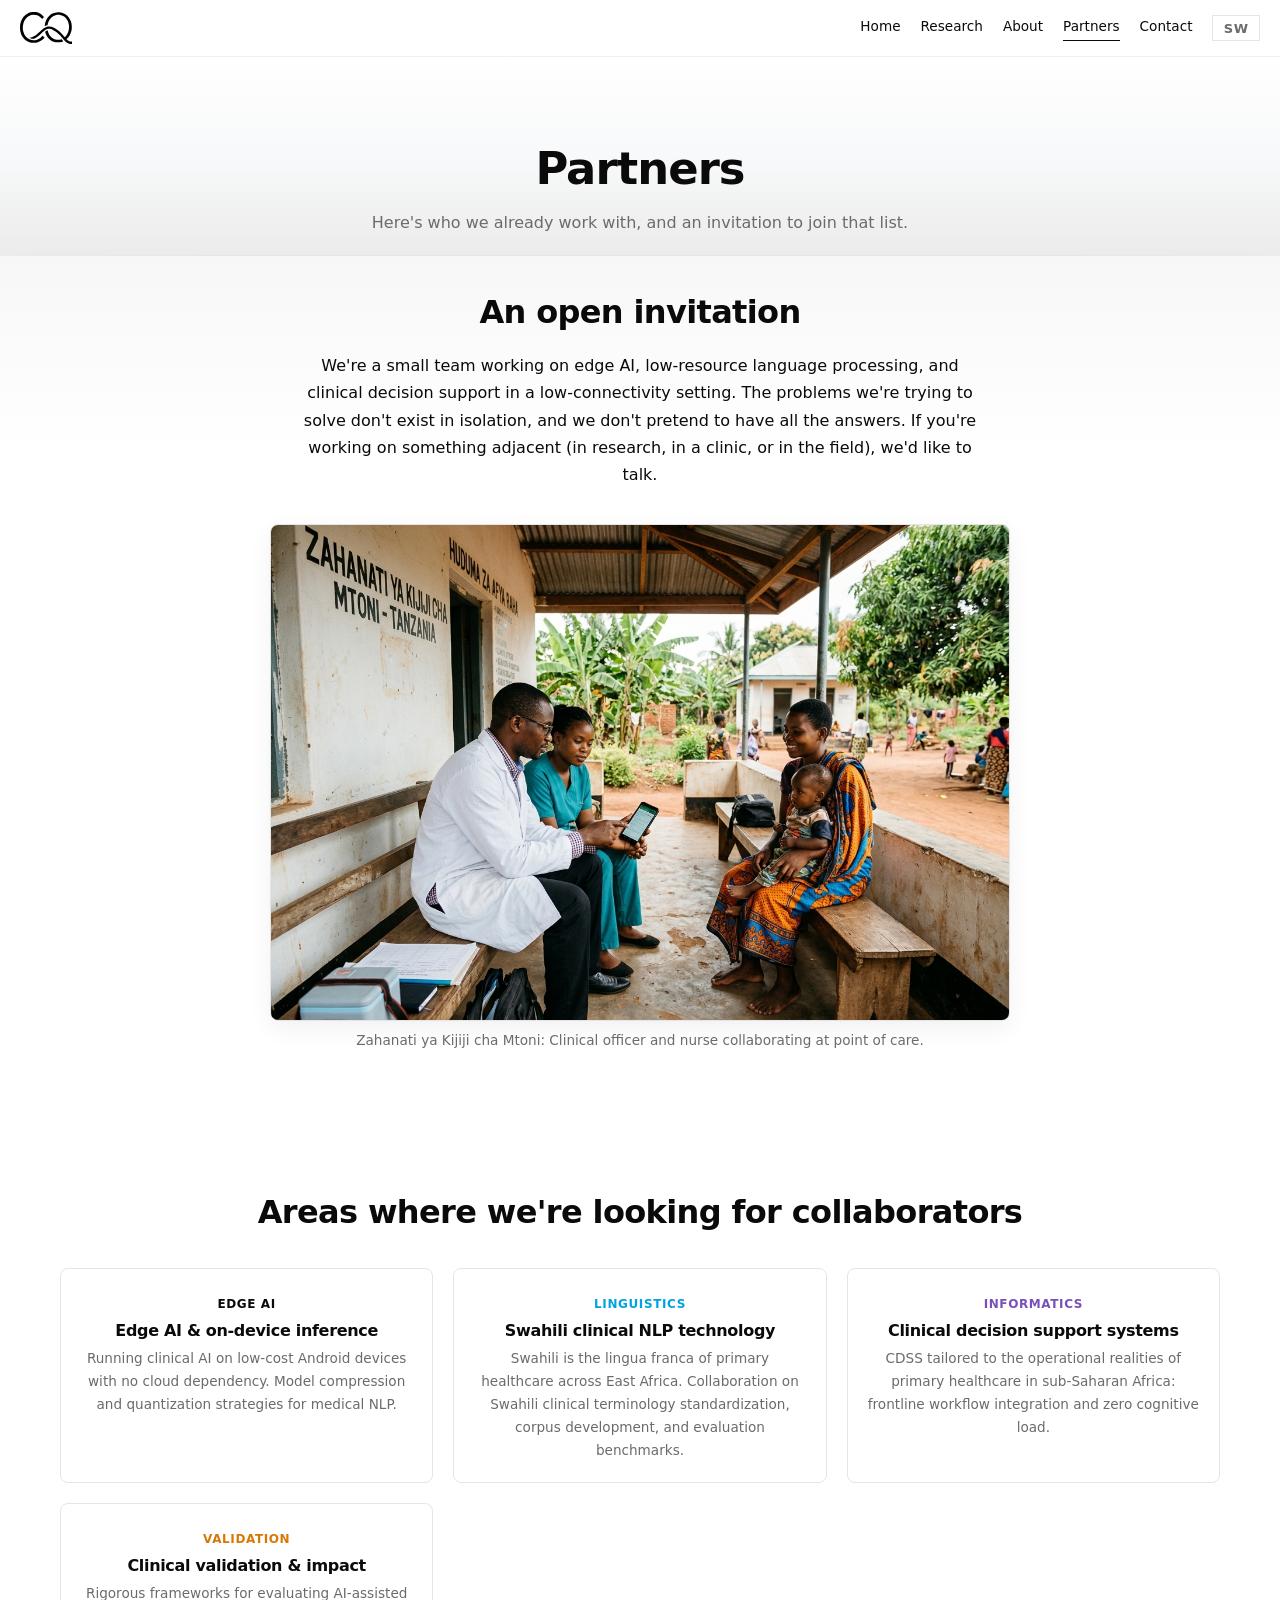
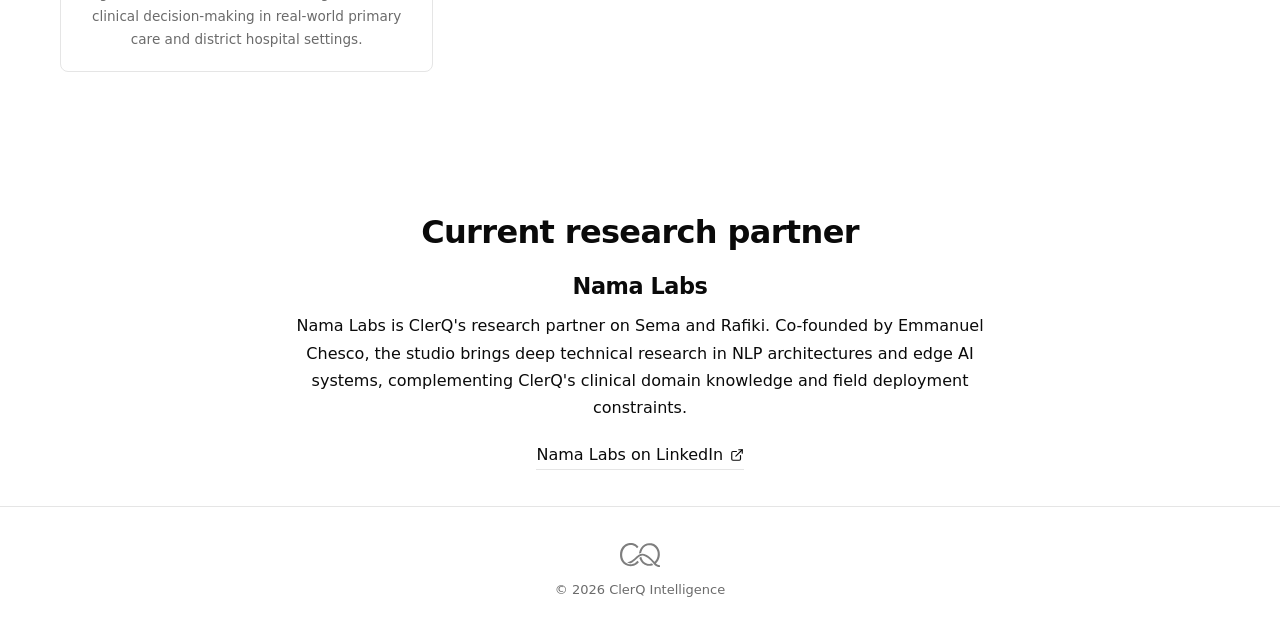
<file: partners/index.html>
<!DOCTYPE html>
<html lang="en" data-lang="en">
<head>
  <meta charset="UTF-8">
  <meta name="viewport" content="width=device-width, initial-scale=1.0">
  <title>Partners: ClerQ Intelligence</title>
  <meta name="description" content="ClerQ Intelligence is seeking research collaborators across Africa and globally in edge AI, low-resource NLP, health informatics, and clinical decision support. An open invitation.">
  <link rel="canonical" href="https://clerqintelligence.site/partners/">
  <meta property="og:type" content="website">
  <meta property="og:url" content="https://clerqintelligence.site/partners/">
  <meta property="og:title" content="Partners: ClerQ Intelligence">
  <meta property="og:description" content="An open invitation to researchers, clinicians, and health-system builders working to transform African healthcare.">
  <meta property="og:image" content="https://clerqintelligence.site/assets/logos/clerq-logotype.png">
  <meta name="twitter:card" content="summary_large_image">
  <link rel="icon" href="/favicon.ico" sizes="any">
  <link rel="icon" type="image/svg+xml" href="/favicon.svg">
  <link rel="icon" type="image/png" sizes="32x32" href="/favicon-32.png">
  <link rel="icon" type="image/png" sizes="192x192" href="/favicon-192.png">
  <link rel="apple-touch-icon" href="/apple-touch-icon.png">
  <link rel="manifest" href="/site.webmanifest">
  <link rel="stylesheet" href="/css/main.css?v=20261114_18">
</head>
<body>

  <!-- ====== NAVIGATION ====== -->
  <nav class="nav" id="main-nav" role="navigation" aria-label="Main navigation">
    <a href="/" class="nav__logo" aria-label="ClerQ Intelligence home">
      <img src="/assets/logos/cq-monogram.svg" alt="CQ" width="40" height="32">
    </a>
    <div class="nav__links" id="nav-links">
      <button class="nav__close" id="nav-close" aria-label="Close menu" type="button">
        <svg width="22" height="22" viewBox="0 0 24 24" fill="none" stroke="currentColor" stroke-width="2.2" stroke-linecap="round" stroke-linejoin="round">
          <line x1="18" y1="6" x2="6" y2="18"></line>
          <line x1="6" y1="6" x2="18" y2="18"></line>
        </svg>
      </button>
      <a href="/" class="nav__link" id="nav-home"><span data-en="Home" data-sw="Nyumbani">Home</span></a>
      <a href="/research/" class="nav__link" id="nav-research"><span data-en="Research" data-sw="Utafiti">Research</span></a>
      <a href="/about/" class="nav__link" id="nav-about"><span data-en="About" data-sw="Kuhusu">About</span></a>
      <a href="/partners/" class="nav__link nav__link--active" id="nav-partners"><span data-en="Partners" data-sw="Washirika">Partners</span></a>
      <a href="/contact/" class="nav__link" id="nav-contact"><span data-en="Contact" data-sw="Wasiliana">Contact</span></a>
      <button class="nav__lang-toggle" id="lang-toggle" aria-label="Switch language">
        <span class="nav__lang-label" data-en="SW" data-sw="EN">SW</span>
      </button>
    </div>
    <button class="nav__toggle" id="nav-toggle" aria-label="Open menu" aria-expanded="false">
      <span class="nav__toggle-bar"></span>
      <span class="nav__toggle-bar"></span>
      <span class="nav__toggle-bar"></span>
    </button>
  </nav>
  <div class="nav__backdrop" id="nav-backdrop" aria-hidden="true"></div>

  <!-- ====== PAGE HEADER ====== -->
  <header class="page-header">
    <div class="container">
      <h1 data-en="Partners" data-sw="Washirika">Partners</h1>
      <p data-en="Here's who we already work with, and an invitation to join that list." data-sw="Hapa ni wale tunaofanya nao kazi tayari, na mwaliko wa kujiunga na orodha hiyo.">
        Here's who we already work with, and an invitation to join that list.
      </p>
    </div>
  </header>

  <!-- ====== OPEN CALL ====== -->
  <section class="section section--gradient-top" id="open-call">
    <div class="container">
      <h2 data-en="An open invitation" data-sw="Mwaliko wazi">An open invitation</h2>
      <p style="margin-top: var(--space-md);" data-en="We're a small team working on edge AI, low-resource language processing, and clinical decision support in a low-connectivity setting. The problems we're trying to solve don't exist in isolation, and we don't pretend to have all the answers. If you're working on something adjacent (in research, in a clinic, or in the field), we'd like to talk." data-sw="Sisi ni timu ndogo inayofanya kazi katika AI ya ukingoni, uchakataji wa lugha zenye rasilimali chache, na msaada wa maamuzi ya kitabibu katika mazingira ya muunganisho mdogo. Matatizo tunayojaribu kuyatatua hayapo peke yake, na hatujifanyi kuwa na majibu yote. Ikiwa unafanya kazi katika kitu kilicho karibu (katika utafiti, kliniki, au uwanjani), tungependa kuzungumza.">
        We're a small team working on edge AI, low-resource language processing, and clinical decision support in a low-connectivity setting. The problems we're trying to solve don't exist in isolation, and we don't pretend to have all the answers. If you're working on something adjacent (in research, in a clinic, or in the field), we'd like to talk.
      </p>

      <div style="margin: var(--space-lg) auto 0; border: 1px solid var(--line); border-radius: 8px; overflow: hidden; max-width: 740px; box-shadow: 0 8px 24px rgba(0,0,0,0.06);">
        <img src="/assets/images/rafiki-mesh.jpg" alt="Clinical officer and nurse reviewing offline clinical guidance on an Android phone on the dispensary veranda in Mtoni, Tanzania" style="width: 100%; height: auto; display: block;" loading="lazy">
      </div>
      <p class="text-small text-muted" style="margin-top: 0.5rem; text-align: center;">Zahanati ya Kijiji cha Mtoni: Clinical officer and nurse collaborating at point of care.</p>
    </div>
  </section>

  <!-- ====== WAVE DIVIDER ====== -->
  <svg class="wave-divider" viewBox="0 0 400 40" xmlns="http://www.w3.org/2000/svg" aria-hidden="true">
    <path d="M0 20 C50 20, 75 5, 125 5 S200 35, 250 35 S325 5, 375 5 S400 20, 400 20"/>
  </svg>

  <!-- ====== AREAS OF COLLABORATION ====== -->
  <section class="section" id="areas">
    <div class="container">
      <h2 data-en="Areas where we're looking for collaborators" data-sw="Maeneo ambayo tunatafuta washirikiano">Areas where we're looking for collaborators</h2>
      <div style="margin-top: var(--space-lg); display: grid; grid-template-columns: repeat(auto-fit, minmax(min(100%, 280px), 1fr)); gap: var(--space-md);">

        <div style="border: 1px solid var(--line); border-radius: 8px; padding: var(--space-md); background: rgba(255,255,255,0.02);">
          <span style="font-size: 0.75rem; text-transform: uppercase; letter-spacing: 0.05em; color: #0A0A0A; font-weight: var(--fw-semibold);">Edge AI</span>
          <h3 style="font-size: var(--fs-body); font-weight: var(--fw-semibold); margin-top: 0.25rem;" data-en="Edge AI &amp; on-device inference" data-sw="AI ya ukingoni na uelekezaji wa kwenye kifaa">Edge AI &amp; on-device inference</h3>
          <p class="text-muted text-small" style="margin-top: var(--space-xs);" data-en="Running clinical AI on low-cost Android devices with no cloud dependency. Model compression and quantization strategies for medical NLP." data-sw="Kuendesha AI ya kitabibu kwenye vifaa vya Android vya bei nafuu bila utegemezi wa wingu.">Running clinical AI on low-cost Android devices with no cloud dependency. Model compression and quantization strategies for medical NLP.</p>
        </div>

        <div style="border: 1px solid var(--line); border-radius: 8px; padding: var(--space-md); background: rgba(255,255,255,0.02);">
          <span style="font-size: 0.75rem; text-transform: uppercase; letter-spacing: 0.05em; color: #00A3E0; font-weight: var(--fw-semibold);">Linguistics</span>
          <h3 style="font-size: var(--fs-body); font-weight: var(--fw-semibold); margin-top: 0.25rem;" data-en="Swahili clinical NLP technology" data-sw="NLP ya Kiswahili ya kitabibu">Swahili clinical NLP technology</h3>
          <p class="text-muted text-small" style="margin-top: var(--space-xs);" data-en="Swahili is the lingua franca of primary healthcare across East Africa. Collaboration on Swahili clinical terminology standardization, corpus development, and evaluation benchmarks." data-sw="Kiswahili ndiyo lugha kuu ya huduma ya kwanza ya afya kote Afrika Mashariki. Ushirikiano katika kusanifisha istilahi za kitabibu za Kiswahili, uundaji wa data, na tathmini.">Swahili is the lingua franca of primary healthcare across East Africa. Collaboration on Swahili clinical terminology standardization, corpus development, and evaluation benchmarks.</p>
        </div>

        <div style="border: 1px solid var(--line); border-radius: 8px; padding: var(--space-md); background: rgba(255,255,255,0.02);">
          <span style="font-size: 0.75rem; text-transform: uppercase; letter-spacing: 0.05em; color: #7850B9; font-weight: var(--fw-semibold);">Informatics</span>
          <h3 style="font-size: var(--fs-body); font-weight: var(--fw-semibold); margin-top: 0.25rem;" data-en="Clinical decision support systems" data-sw="Mifumo ya msaada wa maamuzi">Clinical decision support systems</h3>
          <p class="text-muted text-small" style="margin-top: var(--space-xs);" data-en="CDSS tailored to the operational realities of primary healthcare in sub-Saharan Africa: frontline workflow integration and zero cognitive load." data-sw="CDSS iliyoundwa kwa uhalisia wa huduma ya msingi ya afya: kuondoa mzigo wa kiakili bila kukatiza mtiririko.">CDSS tailored to the operational realities of primary healthcare in sub-Saharan Africa: frontline workflow integration and zero cognitive load.</p>
        </div>

        <div style="border: 1px solid var(--line); border-radius: 8px; padding: var(--space-md); background: rgba(255,255,255,0.02);">
          <span style="font-size: 0.75rem; text-transform: uppercase; letter-spacing: 0.05em; color: #D97706; font-weight: var(--fw-semibold);">Validation</span>
          <h3 style="font-size: var(--fs-body); font-weight: var(--fw-semibold); margin-top: 0.25rem;" data-en="Clinical validation &amp; impact" data-sw="Uthibitishaji na upimaji wa matokeo">Clinical validation &amp; impact</h3>
          <p class="text-muted text-small" style="margin-top: var(--space-xs);" data-en="Rigorous frameworks for evaluating AI-assisted clinical decision-making in real-world primary care and district hospital settings." data-sw="Mifumo thabiti ya kutathmini maamuzi ya kitabibu yanayosaidiwa na AI katika zahanati na hospitali za wilaya.">Rigorous frameworks for evaluating AI-assisted clinical decision-making in real-world primary care and district hospital settings.</p>
        </div>

      </div>
    </div>
  </section>

  <!-- ====== WAVE DIVIDER ====== -->
  <svg class="wave-divider" viewBox="0 0 400 40" xmlns="http://www.w3.org/2000/svg" aria-hidden="true">
    <path d="M0 20 C50 20, 75 5, 125 5 S200 35, 250 35 S325 5, 375 5 S400 20, 400 20"/>
  </svg>

  <!-- ====== NAMA LABS ====== -->
  <section class="section" id="nama-partner">
    <div class="container">
      <h2 data-en="Current research partner" data-sw="Mshirika wa utafiti wa sasa">Current research partner</h2>
      <h3 style="margin-top: var(--space-md);">Nama Labs</h3>
      <p style="margin-top: var(--space-sm);" data-en="Nama Labs is ClerQ's research partner on Sema and Rafiki. Co-founded by Emmanuel Chesco, the studio brings deep technical research in NLP architectures and edge AI systems, complementing ClerQ's clinical domain knowledge and field deployment constraints." data-sw="Nama Labs ni mshirika wa utafiti wa ClerQ katika Sema na Rafiki. Ikiwa imeanzishwa kwa pamoja na Emmanuel Chesco, studio hiyo inaleta utafiti wa kina wa kiufundi katika mifumo ya NLP na AI ya ukingoni.">
        Nama Labs is ClerQ's research partner on Sema and Rafiki. Co-founded by Emmanuel Chesco, the studio brings deep technical research in NLP architectures and edge AI systems, complementing ClerQ's clinical domain knowledge and field deployment constraints.
      </p>
      <div style="margin-top: var(--space-md);">
        <a href="https://linkedin.com/in/nama-labs-07a475433" class="ext-link" target="_blank" rel="noopener noreferrer">
          <span>Nama Labs on LinkedIn</span>
          <svg viewBox="0 0 24 24" fill="none" stroke="currentColor" stroke-width="2" stroke-linecap="round" stroke-linejoin="round"><path d="M18 13v6a2 2 0 0 1-2 2H5a2 2 0 0 1-2-2V8a2 2 0 0 1 2-2h6"/><polyline points="15 3 21 3 21 9"/><line x1="10" y1="14" x2="21" y2="3"/></svg>
        </a>
      </div>
    </div>
  </section>

  <!-- ====== FOOTER ====== -->
  <footer class="footer" id="site-footer">
    <div class="footer__inner">
      <img src="/assets/logos/cq-monogram.svg" alt="CQ" class="footer__logo" width="40" height="32">
      <span class="footer__copy">&copy; 2026 ClerQ Intelligence</span>
    </div>
  </footer>

  <script src="/js/main.js?v=20261114_18"></script>
</body>
</html>
</file>
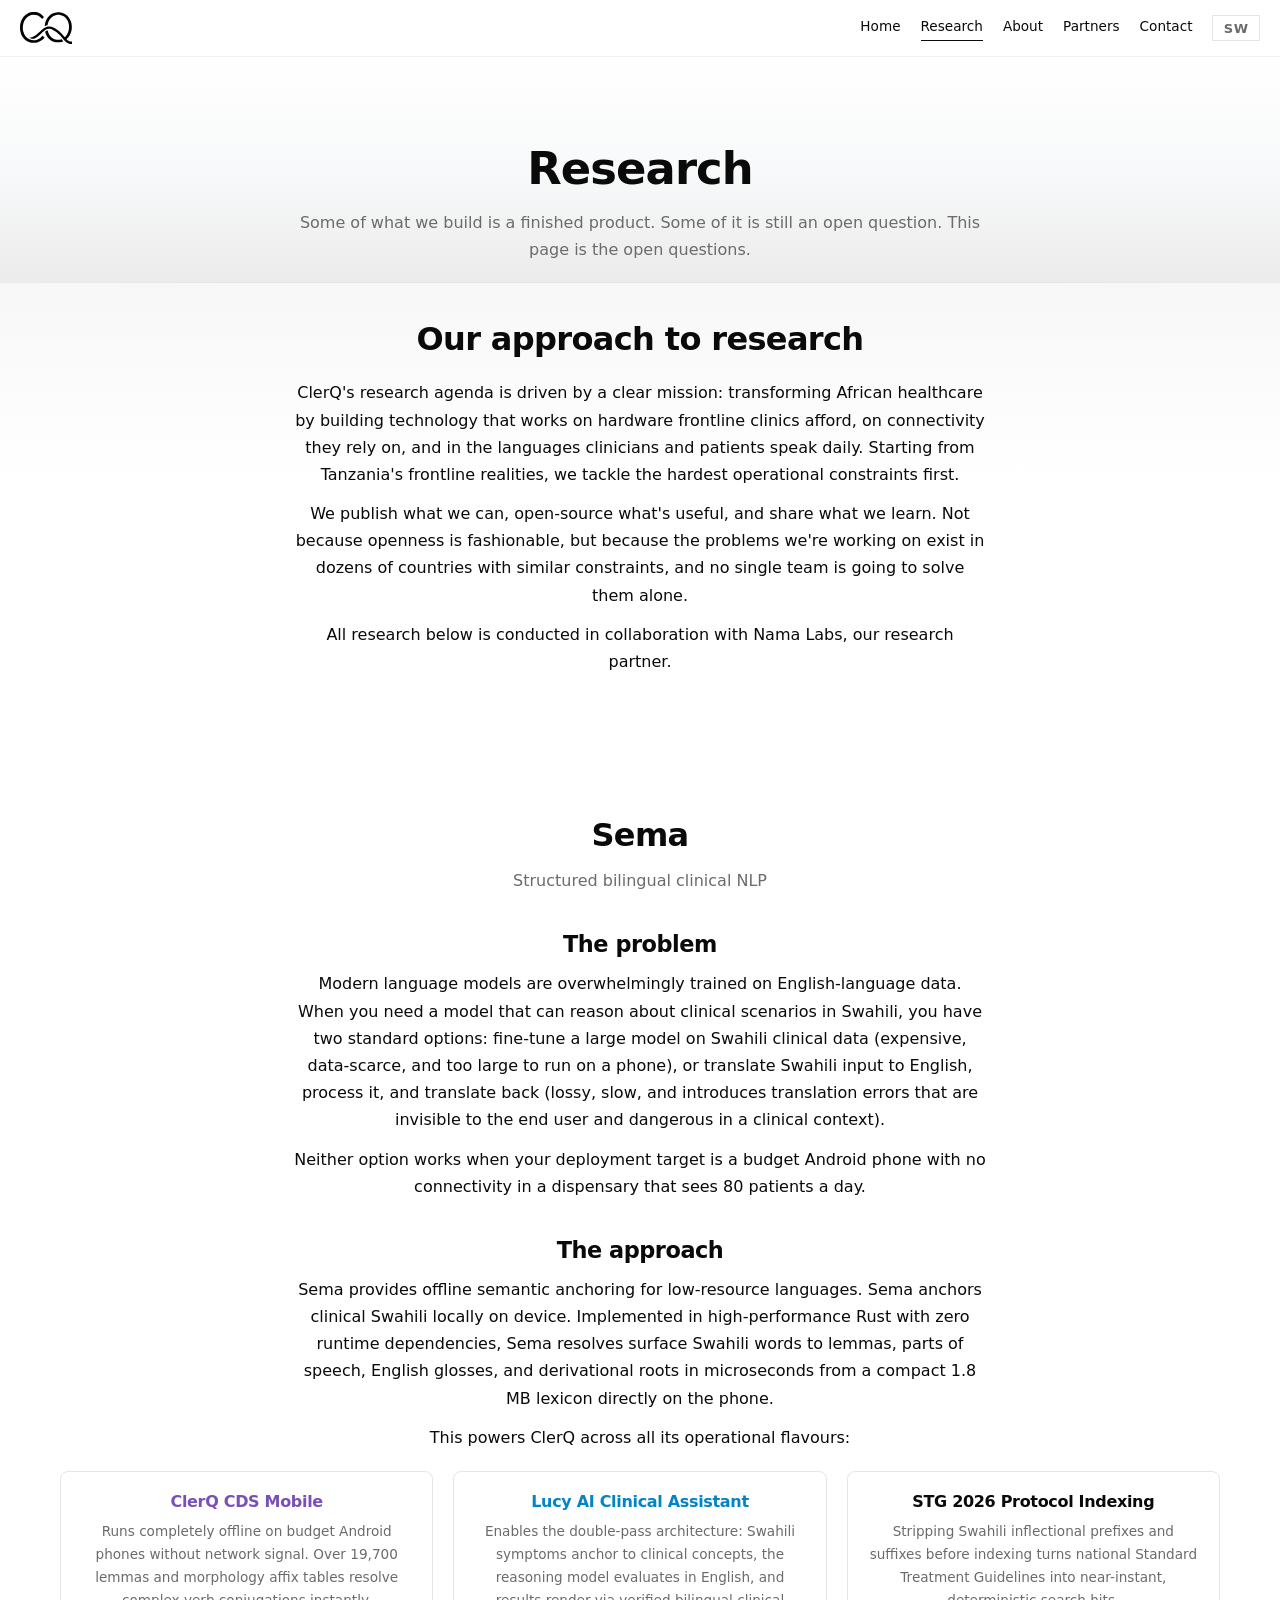
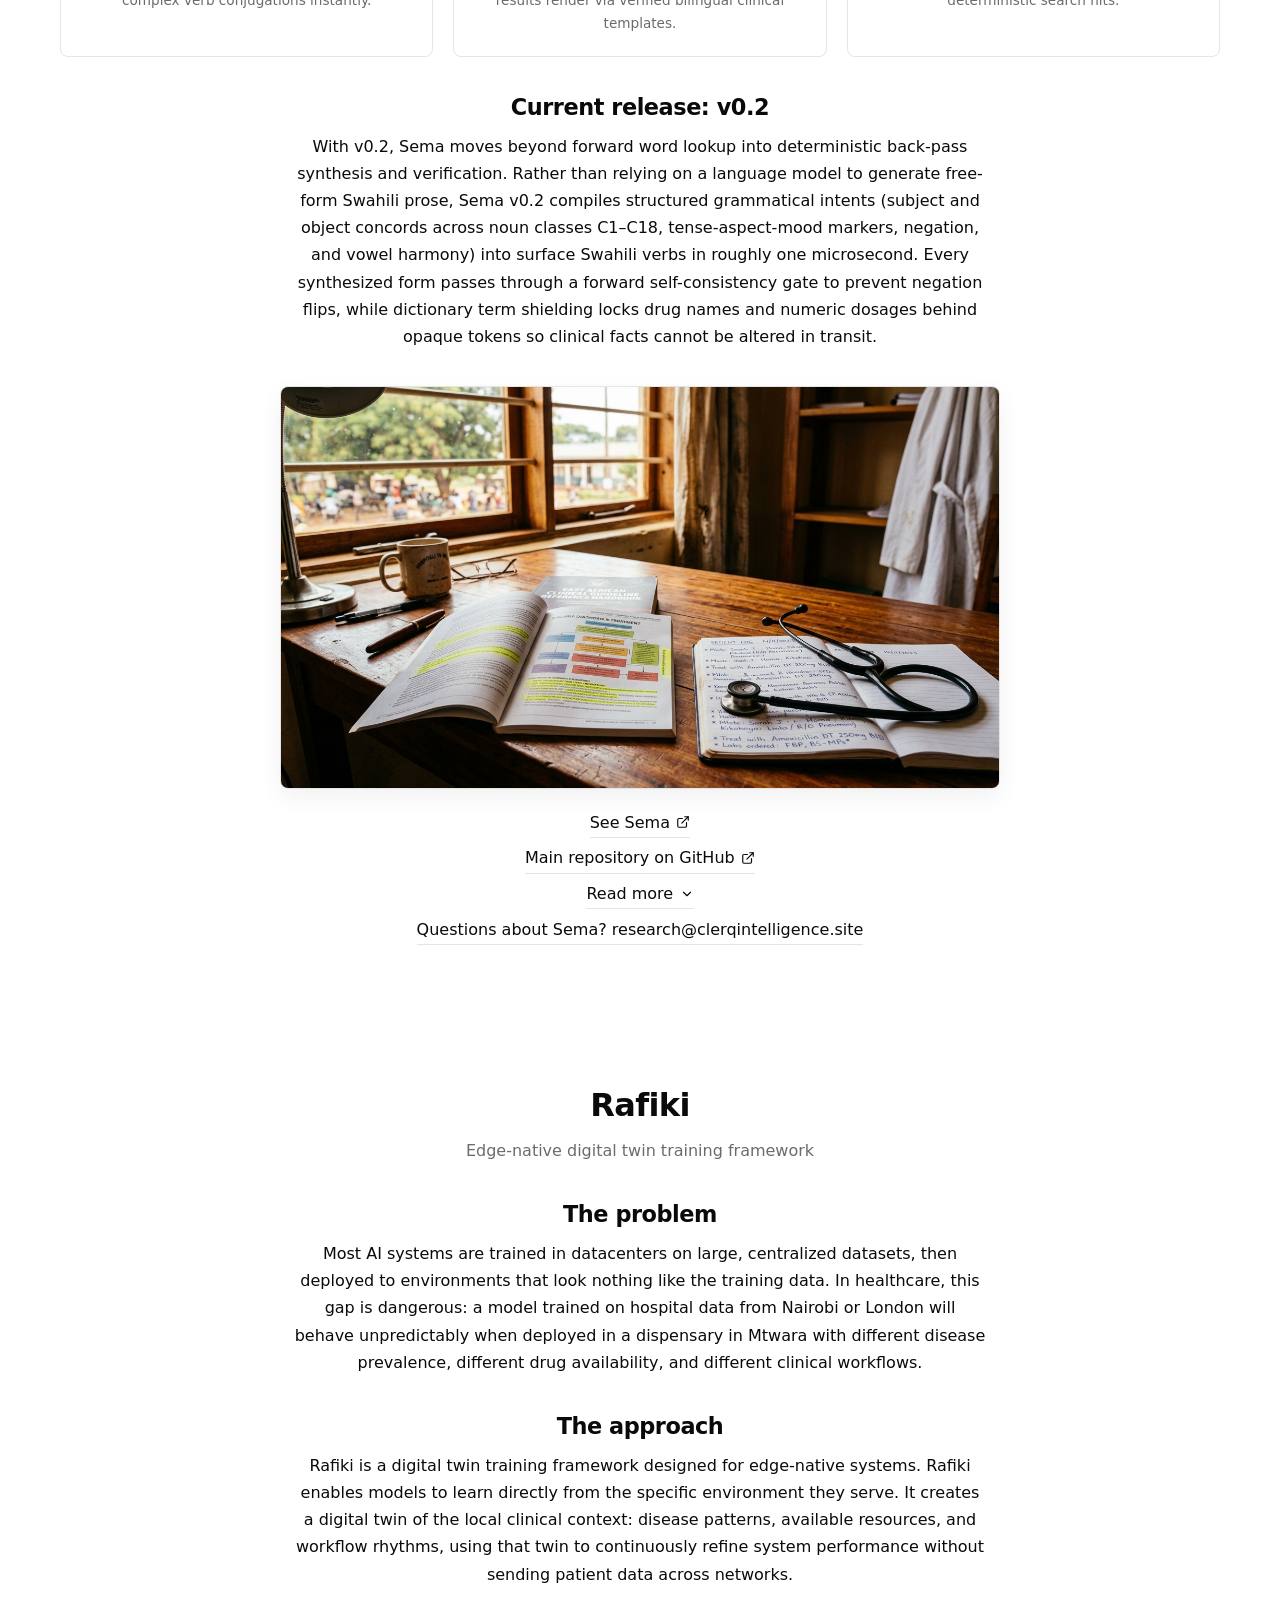
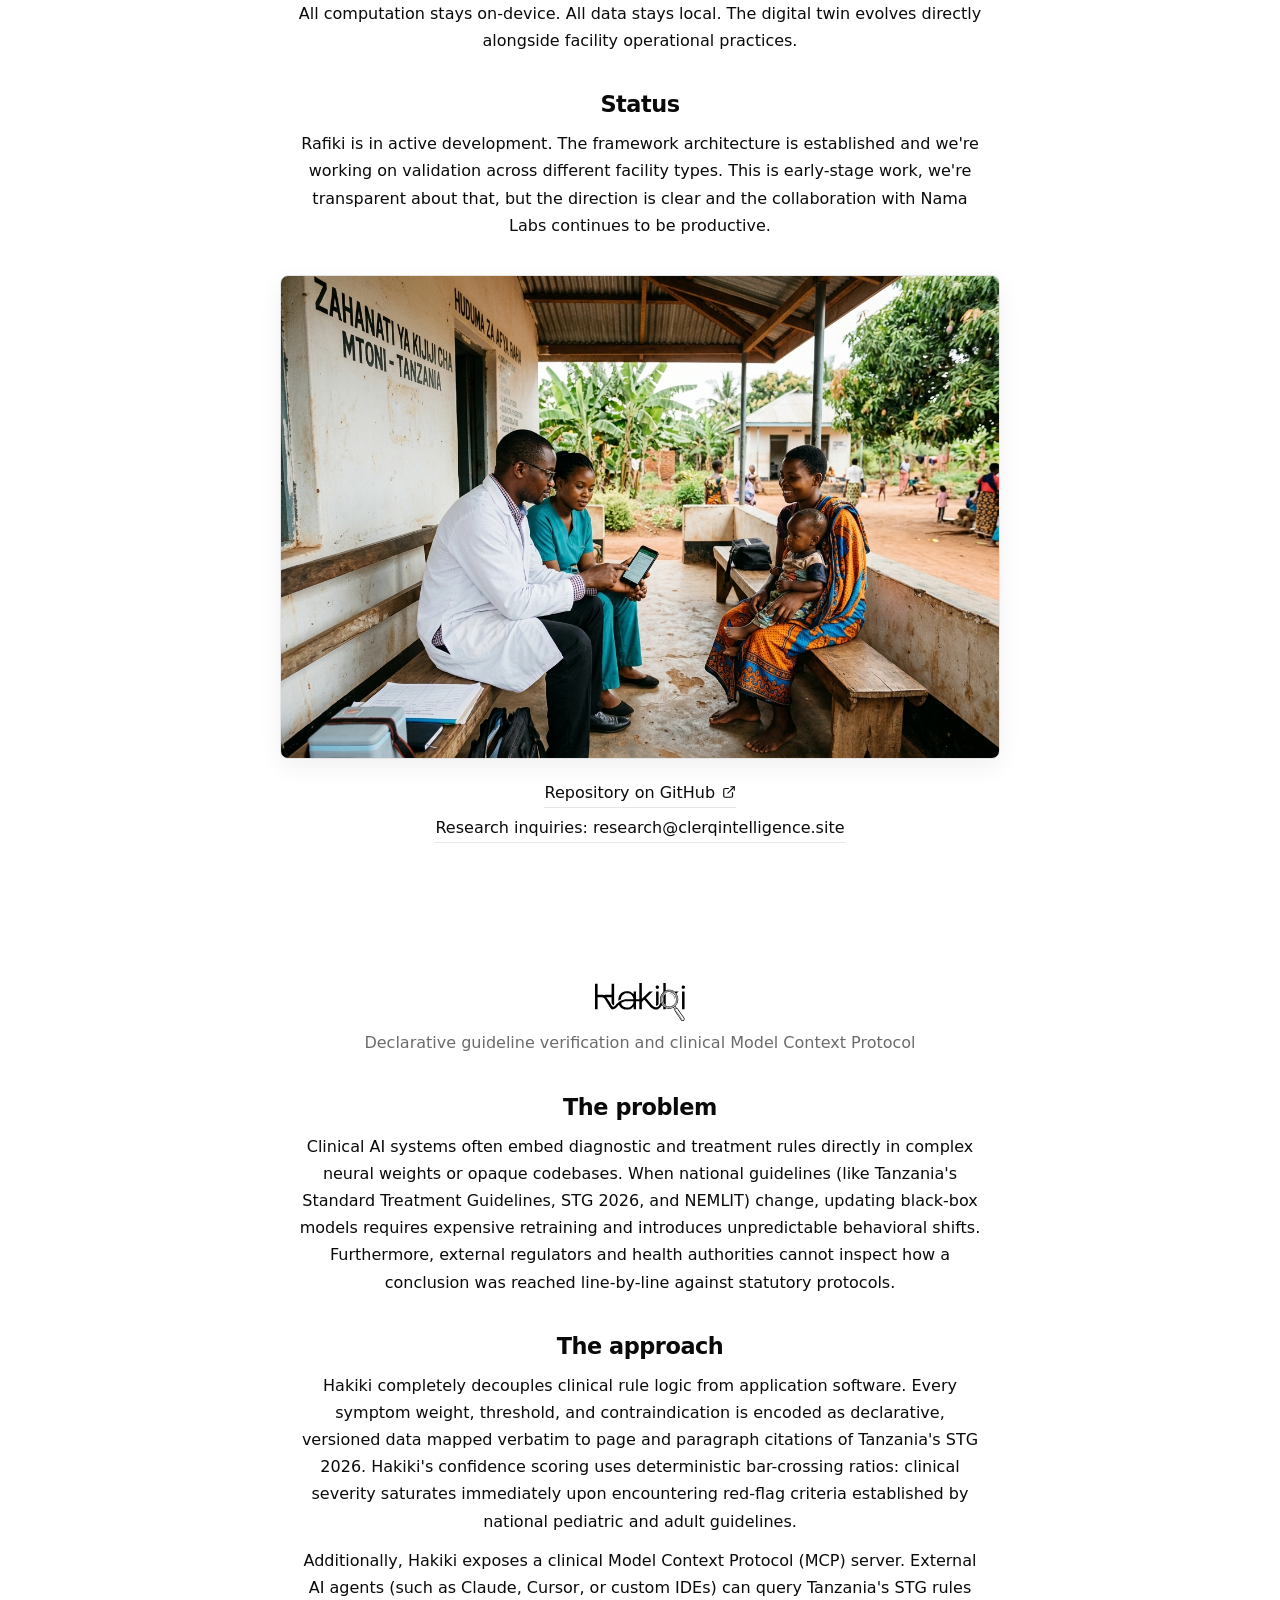
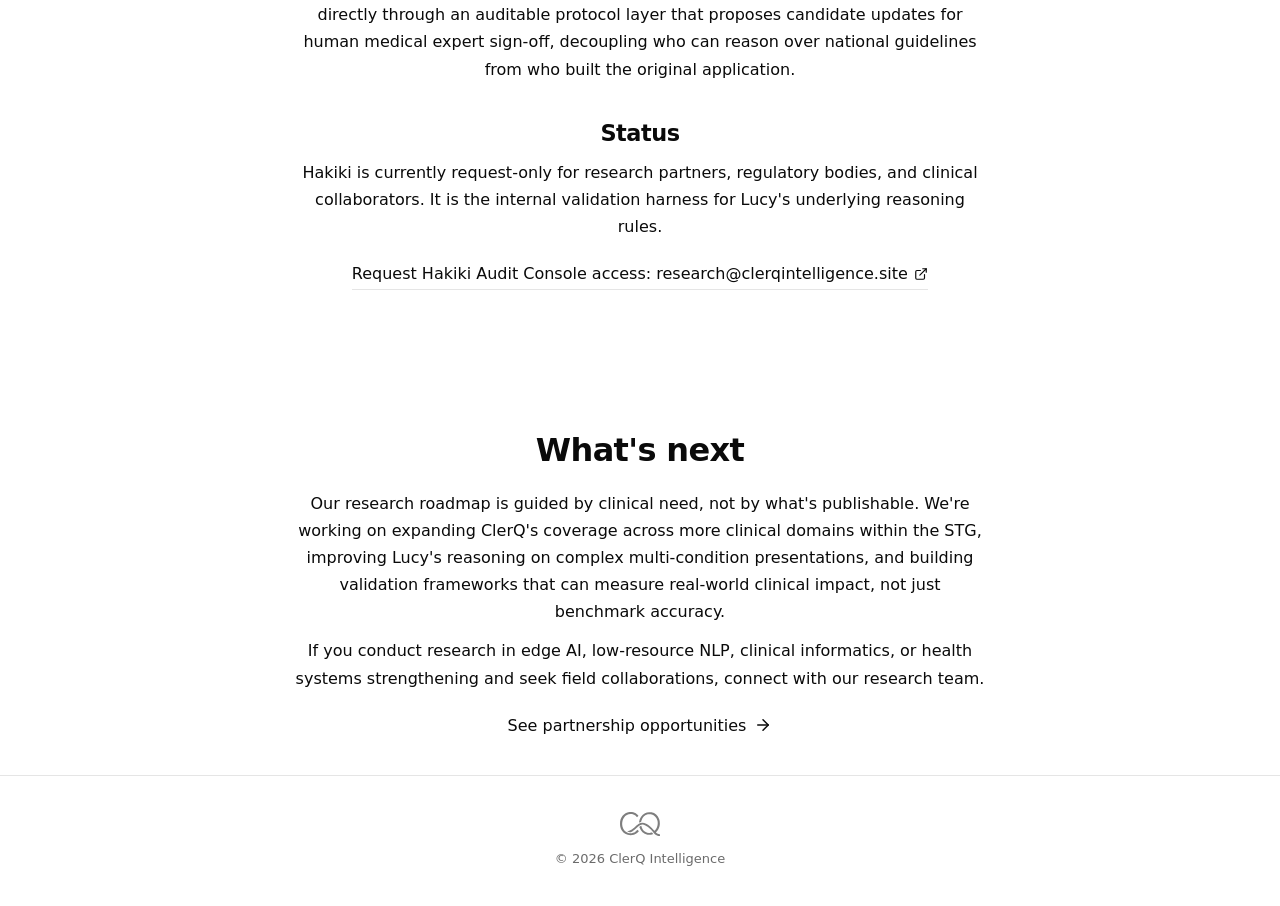
<file: research/index.html>
<!DOCTYPE html>
<html lang="en" data-lang="en">
<head>
  <meta charset="UTF-8">
  <meta name="viewport" content="width=device-width, initial-scale=1.0">
  <title>Research: ClerQ Intelligence</title>
  <meta name="description" content="Active clinical AI research at ClerQ Intelligence to transform African healthcare: Sema for bilingual clinical NLP, Rafiki for edge digital twins, and Hakiki for STG verification.">
  <link rel="canonical" href="https://clerqintelligence.site/research/">
  <meta property="og:type" content="website">
  <meta property="og:url" content="https://clerqintelligence.site/research/">
  <meta property="og:title" content="Research: ClerQ Intelligence">
  <meta property="og:description" content="Sema, Rafiki, and Hakiki: live, ongoing research in low-resource NLP and edge AI to transform African clinical decision support.">
  <meta property="og:image" content="https://clerqintelligence.site/assets/logos/clerq-logotype.png">
  <meta name="twitter:card" content="summary_large_image">
  <link rel="icon" href="/favicon.ico" sizes="any">
  <link rel="icon" type="image/svg+xml" href="/favicon.svg">
  <link rel="icon" type="image/png" sizes="32x32" href="/favicon-32.png">
  <link rel="icon" type="image/png" sizes="192x192" href="/favicon-192.png">
  <link rel="apple-touch-icon" href="/apple-touch-icon.png">
  <link rel="manifest" href="/site.webmanifest">
  <link rel="stylesheet" href="/css/main.css?v=20261114_18">
</head>
<body>

  <!-- ====== NAVIGATION ====== -->
  <nav class="nav" id="main-nav" role="navigation" aria-label="Main navigation">
    <a href="/" class="nav__logo" aria-label="ClerQ Intelligence home">
      <img src="/assets/logos/cq-monogram.svg" alt="CQ" width="40" height="32">
    </a>
    <div class="nav__links" id="nav-links">
      <button class="nav__close" id="nav-close" aria-label="Close menu" type="button">
        <svg width="22" height="22" viewBox="0 0 24 24" fill="none" stroke="currentColor" stroke-width="2.2" stroke-linecap="round" stroke-linejoin="round">
          <line x1="18" y1="6" x2="6" y2="18"></line>
          <line x1="6" y1="6" x2="18" y2="18"></line>
        </svg>
      </button>
      <a href="/" class="nav__link" id="nav-home"><span data-en="Home" data-sw="Nyumbani">Home</span></a>
      <a href="/research/" class="nav__link nav__link--active" id="nav-research"><span data-en="Research" data-sw="Utafiti">Research</span></a>
      <a href="/about/" class="nav__link" id="nav-about"><span data-en="About" data-sw="Kuhusu">About</span></a>
      <a href="/partners/" class="nav__link" id="nav-partners"><span data-en="Partners" data-sw="Washirika">Partners</span></a>
      <a href="/contact/" class="nav__link" id="nav-contact"><span data-en="Contact" data-sw="Wasiliana">Contact</span></a>
      <button class="nav__lang-toggle" id="lang-toggle" aria-label="Switch language">
        <span class="nav__lang-label" data-en="SW" data-sw="EN">SW</span>
      </button>
    </div>
    <button class="nav__toggle" id="nav-toggle" aria-label="Open menu" aria-expanded="false">
      <span class="nav__toggle-bar"></span>
      <span class="nav__toggle-bar"></span>
      <span class="nav__toggle-bar"></span>
    </button>
  </nav>
  <div class="nav__backdrop" id="nav-backdrop" aria-hidden="true"></div>

  <!-- ====== PAGE HEADER ====== -->
  <header class="page-header">
    <div class="container">
      <h1 data-en="Research" data-sw="Utafiti">Research</h1>
      <p data-en="Some of what we build is a finished product. Some of it is still an open question. This page is the open questions." data-sw="Baadhi ya tunachokijenga ni bidhaa iliyokamilika. Baadhi yake bado ni swali wazi. Ukurasa huu ni maswali wazi.">
        Some of what we build is a finished product. Some of it is still an open question. This page is the open questions.
      </p>
    </div>
  </header>

  <!-- ====== RESEARCH APPROACH ====== -->
  <section class="section section--gradient-top" id="research-approach">
    <div class="container">
      <h2 data-en="Our approach to research" data-sw="Mbinu yetu ya utafiti">Our approach to research</h2>
      <p style="margin-top: var(--space-md);" data-en="ClerQ's research agenda is driven by a clear mission: transforming African healthcare by building technology that works on hardware frontline clinics afford, on connectivity they rely on, and in the languages clinicians and patients speak daily. Starting from Tanzania's frontline realities, we tackle the hardest operational constraints first." data-sw="Ajenda ya utafiti ya ClerQ inaongozwa na dhamira iliyo wazi: kubadilisha huduma ya afya ya Afrika kwa kujenga teknolojia inayofanya kazi kwenye vifaa ambavyo vituo vya afya vya mstari wa mbele vinamudu, kwenye muunganisho uliopo, na katika lugha ambazo madaktari na wagonjwa wanazungumza kila siku. Kuanzia uhalisia wa mstari wa mbele nchini Tanzania, tunashughulikia changamoto ngumu zaidi kwanza.">
        ClerQ's research agenda is driven by a clear mission: transforming African healthcare by building technology that works on hardware frontline clinics afford, on connectivity they rely on, and in the languages clinicians and patients speak daily. Starting from Tanzania's frontline realities, we tackle the hardest operational constraints first.
      </p>
      <p style="margin-top: var(--space-sm);" data-en="We publish what we can, open-source what's useful, and share what we learn. Not because openness is fashionable, but because the problems we're working on exist in dozens of countries with similar constraints, and no single team is going to solve them alone." data-sw="Tunachapisha tunachoweza, tunafungua chanzo cha kinachofaa, na tunashiriki tunachojifunza. Si kwa sababu uwazi ni mtindo, bali kwa sababu matatizo tunayofanya kazi nayo yapo katika nchi nyingi zenye vikwazo sawa, na hakuna timu moja itakayoyatatua peke yake.">
        We publish what we can, open-source what's useful, and share what we learn. Not because openness is fashionable, but because the problems we're working on exist in dozens of countries with similar constraints, and no single team is going to solve them alone.
      </p>
      <p style="margin-top: var(--space-sm);" data-en="All research below is conducted in collaboration with Nama Labs, our research partner." data-sw="Utafiti wote hapa chini unafanywa kwa ushirikiano na Nama Labs, mshirika wetu wa utafiti.">
        All research below is conducted in collaboration with <a href="https://linkedin.com/in/nama-labs-07a475433" class="ext-link" target="_blank" rel="noopener noreferrer">Nama Labs<svg viewBox="0 0 24 24" fill="none" stroke="currentColor" stroke-width="2" stroke-linecap="round" stroke-linejoin="round" style="width:14px;height:14px;"><path d="M18 13v6a2 2 0 0 1-2 2H5a2 2 0 0 1-2-2V8a2 2 0 0 1 2-2h6"/><polyline points="15 3 21 3 21 9"/><line x1="10" y1="14" x2="21" y2="3"/></svg></a>, our research partner.
      </p>
    </div>
  </section>

  <!-- ====== WAVE DIVIDER ====== -->
  <svg class="wave-divider" viewBox="0 0 400 40" xmlns="http://www.w3.org/2000/svg" aria-hidden="true">
    <path d="M0 20 C50 20, 75 5, 125 5 S200 35, 250 35 S325 5, 375 5 S400 20, 400 20"/>
  </svg>

  <!-- ====== SEMA ====== -->
  <section class="section research-section" id="sema">
    <div class="container">
      <h2>Sema</h2>
      <p class="text-muted" style="margin-top: 0.25em;" data-en="Structured bilingual clinical NLP" data-sw="NLP ya kitabibu ya lugha mbili iliyoundwa">Structured bilingual clinical NLP</p>

      <h3 style="margin-top: var(--space-lg);" data-en="The problem" data-sw="Tatizo">The problem</h3>
      <p style="margin-top: var(--space-sm);" data-en="Modern language models are overwhelmingly trained on English-language data. When you need a model that can reason about clinical scenarios in Swahili, you have two standard options: fine-tune a large model on Swahili clinical data (expensive, data-scarce, and too large to run on a phone), or translate Swahili input to English, process it, and translate back (lossy, slow, and introduces translation errors that are invisible to the end user and dangerous in a clinical context)." data-sw="Mifumo ya kisasa ya lugha imefunzwa zaidi kwa data ya Kiingereza. Unapohitaji mfumo unaoweza kuchakata hali za kitabibu kwa Kiswahili, una chaguzi mbili za kawaida: kuboresha mfumo mkubwa kwa data ya kitabibu ya Kiswahili (ghali, data haba, na kubwa sana kufanya kazi kwenye simu), au kutafsiri maingizo ya Kiswahili kwa Kiingereza, kuyachakata, na kutafsiri tena (ya kupoteza, polepole, na inaleta makosa ya tafsiri ambayo hayaonekani kwa mtumiaji na hatari katika muktadha wa kitabibu).">
        Modern language models are overwhelmingly trained on English-language data. When you need a model that can reason about clinical scenarios in Swahili, you have two standard options: fine-tune a large model on Swahili clinical data (expensive, data-scarce, and too large to run on a phone), or translate Swahili input to English, process it, and translate back (lossy, slow, and introduces translation errors that are invisible to the end user and dangerous in a clinical context).
      </p>
      <p style="margin-top: var(--space-sm);" data-en="Neither option works when your deployment target is a budget Android phone with no connectivity in a dispensary that sees 80 patients a day." data-sw="Hakuna chaguo linalofanya kazi lengo lako la usambazaji ni simu ya bei nafuu ya Android bila muunganisho katika zahanati inayoona wagonjwa 80 kwa siku.">
        Neither option works when your deployment target is a budget Android phone with no connectivity in a dispensary that sees 80 patients a day.
      </p>

      <h3 style="margin-top: var(--space-lg);" data-en="The approach" data-sw="Mbinu">The approach</h3>
      <p style="margin-top: var(--space-sm);" data-en="Sema provides offline semantic anchoring for low-resource languages. Sema anchors clinical Swahili locally on device. Implemented in high-performance Rust with zero runtime dependencies, Sema resolves surface Swahili words to lemmas, parts of speech, English glosses, and derivational roots in microseconds from a compact 1.8 MB lexicon directly on the phone." data-sw="Sema inatoa ushikiliaji wa kisemantiki nje ya mtandao kwa lugha zenye rasilimali chache. Sema inashikilia Kiswahili cha kitabibu ndani ya kifaa moja kwa moja. Imejengwa kwa Rust yenye utendaji wa juu bila utegemezi wa nje, Sema inachambua maneno ya Kiswahili kuwa mashina, aina za maneno, na maana kwa sekunde ndogo kutoka leksikoni ndogo ya 1.8 MB moja kwa moja kwenye simu.">
        Sema provides offline semantic anchoring for low-resource languages. Sema anchors clinical Swahili locally on device. Implemented in high-performance Rust with zero runtime dependencies, Sema resolves surface Swahili words to lemmas, parts of speech, English glosses, and derivational roots in microseconds from a compact 1.8 MB lexicon directly on the phone.
      </p>

      <p style="margin-top: var(--space-sm);" data-en="This powers ClerQ across all its operational flavours:" data-sw="Hii inawezesha ClerQ katika miundo yake yote:">
        This powers ClerQ across all its operational flavours:
      </p>

      <div style="margin-top: var(--space-md); display: grid; grid-template-columns: repeat(auto-fit, minmax(min(100%, 260px), 1fr)); gap: var(--space-md);">
        <div style="background: rgba(255,255,255,0.02); border: 1px solid var(--line); border-radius: 8px; padding: var(--space-md);">
          <h4 style="font-size: var(--fs-body); font-weight: var(--fw-semibold); color: #7850B9;" data-en="ClerQ CDS Mobile" data-sw="ClerQ CDS ya Simu">ClerQ CDS Mobile</h4>
          <p class="text-small text-muted" style="margin-top: 0.5rem;" data-en="Runs completely offline on budget Android phones without network signal. Over 19,700 lemmas and morphology affix tables resolve complex verb conjugations instantly." data-sw="Inafanya kazi bila mtandao kwenye simu za kawaida za Android. Zaidi ya mashina 19,700 na jedwali za mofolojia zinatambua mnyambuliko wa vitenzi papo hapo.">Runs completely offline on budget Android phones without network signal. Over 19,700 lemmas and morphology affix tables resolve complex verb conjugations instantly.</p>
        </div>
        <div style="background: rgba(255,255,255,0.02); border: 1px solid var(--line); border-radius: 8px; padding: var(--space-md);">
          <h4 style="font-size: var(--fs-body); font-weight: var(--fw-semibold); color: #0284C7;" data-en="Lucy AI Clinical Assistant" data-sw="Msaidizi wa Lucy AI">Lucy AI Clinical Assistant</h4>
          <p class="text-small text-muted" style="margin-top: 0.5rem;" data-en="Enables the double-pass architecture: Swahili symptoms anchor to clinical concepts, the reasoning model evaluates in English, and results render via verified bilingual clinical templates." data-sw="Inawezesha muundo wa hatua mbili: dalili za Kiswahili zinashikiliwa, mfumo unachambua, na majibu yanatolewa kupitia violezo vilivyothibitishwa vya lugha mbili.">Enables the double-pass architecture: Swahili symptoms anchor to clinical concepts, the reasoning model evaluates in English, and results render via verified bilingual clinical templates.</p>
        </div>
        <div style="background: rgba(255,255,255,0.02); border: 1px solid var(--line); border-radius: 8px; padding: var(--space-md);">
          <h4 style="font-size: var(--fs-body); font-weight: var(--fw-semibold); color: #0A0A0A;" data-en="STG 2026 Protocol Indexing" data-sw="Uorodheshaji wa STG 2026">STG 2026 Protocol Indexing</h4>
          <p class="text-small text-muted" style="margin-top: 0.5rem;" data-en="Stripping Swahili inflectional prefixes and suffixes before indexing turns national Standard Treatment Guidelines into near-instant, deterministic search hits." data-sw="Kuondoa viambishi awali na tamati vya Kiswahili kabla ya kuorodhesha kunafanya miongozo ya kitaifa ya STG kupatikana kwa haraka na usahihi mkubwa.">Stripping Swahili inflectional prefixes and suffixes before indexing turns national Standard Treatment Guidelines into near-instant, deterministic search hits.</p>
        </div>
      </div>

      <h3 style="margin-top: var(--space-lg);" data-en="Current release: v0.2" data-sw="Toleo la sasa: v0.2">Current release: v0.2</h3>
      <p style="margin-top: var(--space-sm);" data-en="With v0.2, Sema moves beyond forward word lookup into deterministic back-pass synthesis and verification. Rather than relying on a language model to generate free-form Swahili prose, Sema v0.2 compiles structured grammatical intents (subject and object concords across noun classes C1–C18, tense-aspect-mood markers, negation, and vowel harmony) into surface Swahili verbs in roughly one microsecond. Every synthesized form passes through a forward self-consistency gate to prevent negation flips, while dictionary term shielding locks drug names and numeric dosages behind opaque tokens so clinical facts cannot be altered in transit." data-sw="Katika toleo la v0.2, Sema inapiga hatua zaidi ya utafutaji wa maneno na kuleta uundaji wa moja kwa moja wa kisarufi na uthibitishaji. Badala ya kutegemea mfumo wa lugha kubuni sentensi za Kiswahili, Sema v0.2 inakusanya nia za kisarufi zilizopangwa (viambishi vya nafsi na ngeli C1–C18, nyakati, ukanushaji, na uwiano wa irabu) na kuunda vitenzi sahihi vya Kiswahili ndani ya sekunde ndogo. Kila neno linakaguliwa na mfumo wa uthibitishaji wa ndani kuzuia makosa ya ukanushaji, huku ulinzi wa msamiati ukifunga majina ya dawa na vipimo ili taarifa za kitabibu zisibadilishwe.">
        With v0.2, Sema moves beyond forward word lookup into deterministic back-pass synthesis and verification. Rather than relying on a language model to generate free-form Swahili prose, Sema v0.2 compiles structured grammatical intents (subject and object concords across noun classes C1–C18, tense-aspect-mood markers, negation, and vowel harmony) into surface Swahili verbs in roughly one microsecond. Every synthesized form passes through a forward self-consistency gate to prevent negation flips, while dictionary term shielding locks drug names and numeric dosages behind opaque tokens so clinical facts cannot be altered in transit.
      </p>

      <div style="margin: var(--space-lg) auto 0; border: 1px solid var(--line); border-radius: 8px; overflow: hidden; max-width: 720px; box-shadow: 0 8px 24px rgba(0,0,0,0.06);">
        <img src="/assets/images/sema-manuscript.jpg?v=20261111_13" alt="Sema morphological linguistic notes and STG clinical guidelines" style="width: 100%; height: auto; display: block;" loading="lazy">
      </div>

      <div class="research-links" style="margin-top: var(--space-md);">
        <a href="https://nama-researchlab.github.io/Sema/" class="ext-link" target="_blank" rel="noopener noreferrer">
          <span data-en="See Sema" data-sw="Tazama Sema">See Sema</span>
          <svg viewBox="0 0 24 24" fill="none" stroke="currentColor" stroke-width="2" stroke-linecap="round" stroke-linejoin="round"><path d="M18 13v6a2 2 0 0 1-2 2H5a2 2 0 0 1-2-2V8a2 2 0 0 1 2-2h6"/><polyline points="15 3 21 3 21 9"/><line x1="10" y1="14" x2="21" y2="3"/></svg>
        </a>
        <a href="https://github.com/Nama-ResearchLab/Sema" class="ext-link" target="_blank" rel="noopener noreferrer">
          <span data-en="Main repository on GitHub" data-sw="Hazina kuu kwenye GitHub">Main repository on GitHub</span>
          <svg viewBox="0 0 24 24" fill="none" stroke="currentColor" stroke-width="2" stroke-linecap="round" stroke-linejoin="round"><path d="M18 13v6a2 2 0 0 1-2 2H5a2 2 0 0 1-2-2V8a2 2 0 0 1 2-2h6"/><polyline points="15 3 21 3 21 9"/><line x1="10" y1="14" x2="21" y2="3"/></svg>
        </a>
        <details class="research-dropdown">
          <summary class="research-dropdown__summary">
            <span data-en="Read more" data-sw="Soma zaidi">Read more</span>
            <svg class="research-dropdown__chevron" viewBox="0 0 24 24" fill="none" stroke="currentColor" stroke-width="2" stroke-linecap="round" stroke-linejoin="round"><polyline points="6 9 12 15 18 9"/></svg>
          </summary>
          <div class="research-dropdown__list">
            <!-- Add future Sema publications and writeups here -->
            <a href="https://medium.com/" class="ext-link" target="_blank" rel="noopener noreferrer">
              <span data-en="Read the full writeup: 'The Boring Solution'" data-sw="Soma maelezo kamili: 'The Boring Solution'">Read the full writeup: "The Boring Solution"</span>
              <svg viewBox="0 0 24 24" fill="none" stroke="currentColor" stroke-width="2" stroke-linecap="round" stroke-linejoin="round"><path d="M18 13v6a2 2 0 0 1-2 2H5a2 2 0 0 1-2-2V8a2 2 0 0 1 2-2h6"/><polyline points="15 3 21 3 21 9"/><line x1="10" y1="14" x2="21" y2="3"/></svg>
            </a>
          </div>
        </details>
        <a href="mailto:research@clerqintelligence.site" class="ext-link">
          <span data-en="Questions about Sema? research@clerqintelligence.site" data-sw="Maswali kuhusu Sema? research@clerqintelligence.site">Questions about Sema? research@clerqintelligence.site</span>
        </a>
      </div>
    </div>
  </section>

  <!-- ====== WAVE DIVIDER ====== -->
  <svg class="wave-divider" viewBox="0 0 400 40" xmlns="http://www.w3.org/2000/svg" aria-hidden="true">
    <path d="M0 20 C50 20, 75 5, 125 5 S200 35, 250 35 S325 5, 375 5 S400 20, 400 20"/>
  </svg>

  <!-- ====== RAFIKI ====== -->
  <section class="section research-section" id="rafiki">
    <div class="container">
      <h2>Rafiki</h2>
      <p class="text-muted" style="margin-top: 0.25em;" data-en="Edge-native digital twin training framework" data-sw="Mfumo wa mafunzo ya pacha wa kidijitali wa ukingoni">Edge-native digital twin training framework</p>

      <h3 style="margin-top: var(--space-lg);" data-en="The problem" data-sw="Tatizo">The problem</h3>
      <p style="margin-top: var(--space-sm);" data-en="Most AI systems are trained in datacenters on large, centralized datasets, then deployed to environments that look nothing like the training data. In healthcare, this gap is dangerous: a model trained on hospital data from Nairobi or London will behave unpredictably when deployed in a dispensary in Mtwara with different disease prevalence, different drug availability, and different clinical workflows." data-sw="Mifumo mingi ya AI inafunzwa katika vituo vya data kwenye seti kubwa za data zilizokusanywa, kisha kusambazwa kwa mazingira ambayo hayafanani na data ya mafunzo. Katika afya, pengo hili ni hatari: mfumo uliofunzwa kwa data ya hospitali kutoka Nairobi au London utafanya kazi kwa njia isiyotabirika unaposambazwa katika zahanati ya Mtwara yenye maambukizi tofauti ya magonjwa, upatikanaji tofauti wa dawa, na mtiririko tofauti wa kazi za kitabibu.">
        Most AI systems are trained in datacenters on large, centralized datasets, then deployed to environments that look nothing like the training data. In healthcare, this gap is dangerous: a model trained on hospital data from Nairobi or London will behave unpredictably when deployed in a dispensary in Mtwara with different disease prevalence, different drug availability, and different clinical workflows.
      </p>

      <h3 style="margin-top: var(--space-lg);" data-en="The approach" data-sw="Mbinu">The approach</h3>
      <p style="margin-top: var(--space-sm);" data-en="Rafiki is a digital twin training framework designed for edge-native systems. Rafiki enables models to learn directly from the specific environment they serve. It creates a digital twin of the local clinical context: disease patterns, available resources, and workflow rhythms, using that twin to continuously refine system performance without sending patient data across networks." data-sw="Rafiki ni mfumo wa mafunzo ya pacha wa kidijitali uliobuniwa kwa mifumo ya ukingoni. Rafiki inawezesha mifumo kujifunza moja kwa moja kutoka mazingira mahususi inayosambazwa. Inaunda pacha wa kidijitali wa muktadha wa kitabibu wa ndani: mifumo ya magonjwa, rasilimali zilizopo, na midundo ya mtiririko wa kazi bila kutuma data nje.">
        Rafiki is a digital twin training framework designed for edge-native systems. Rafiki enables models to learn directly from the specific environment they serve. It creates a digital twin of the local clinical context: disease patterns, available resources, and workflow rhythms, using that twin to continuously refine system performance without sending patient data across networks.
      </p>
      <p style="margin-top: var(--space-sm);" data-en="All computation stays on-device. All data stays local. The digital twin evolves directly alongside facility operational practices." data-sw="Mahesabu yote yanabaki kwenye kifaa. Data yote inabaki ndani. Pacha wa kidijitali anabadilika sambamba na taratibu za kituo.">
        All computation stays on-device. All data stays local. The digital twin evolves directly alongside facility operational practices.
      </p>

      <h3 style="margin-top: var(--space-lg);" data-en="Status" data-sw="Hali">Status</h3>
      <p style="margin-top: var(--space-sm);" data-en="Rafiki is in active development. The framework architecture is established and we're working on validation across different facility types. This is early-stage work, we're transparent about that, but the direction is clear and the collaboration with Nama Labs continues to be productive." data-sw="Rafiki iko katika maendeleo hai. Usanifu wa mfumo umeanzishwa na tunafanya kazi kwenye uthibitishaji katika aina tofauti za vituo. Hii ni kazi ya hatua za mwanzo, tuko wazi kuhusu hilo, lakini mwelekeo ni wazi na ushirikiano na Nama Labs unaendelea kuwa wenye tija.">
        Rafiki is in active development. The framework architecture is established and we're working on validation across different facility types. This is early-stage work, we're transparent about that, but the direction is clear and the collaboration with Nama Labs continues to be productive.
      </p>

      <div style="margin: var(--space-lg) auto 0; border: 1px solid var(--line); border-radius: 8px; overflow: hidden; max-width: 720px; box-shadow: 0 8px 24px rgba(0,0,0,0.06);">
        <img src="/assets/images/rafiki-mesh.jpg?v=20261111_13" alt="Rafiki edge digital twin field validation with Tanzanian clinicians" style="width: 100%; height: auto; display: block;" loading="lazy">
      </div>

      <div class="research-links" style="margin-top: var(--space-md);">
        <a href="https://github.com/ClerQ-Intelligence-CQ/Rafiki" class="ext-link" target="_blank" rel="noopener noreferrer">
          <span data-en="Repository on GitHub" data-sw="Hazina kwenye GitHub">Repository on GitHub</span>
          <svg viewBox="0 0 24 24" fill="none" stroke="currentColor" stroke-width="2" stroke-linecap="round" stroke-linejoin="round"><path d="M18 13v6a2 2 0 0 1-2 2H5a2 2 0 0 1-2-2V8a2 2 0 0 1 2-2h6"/><polyline points="15 3 21 3 21 9"/><line x1="10" y1="14" x2="21" y2="3"/></svg>
        </a>
        <a href="mailto:research@clerqintelligence.site" class="ext-link">
          <span data-en="Research inquiries: research@clerqintelligence.site" data-sw="Maswali ya utafiti: research@clerqintelligence.site">Research inquiries: research@clerqintelligence.site</span>
        </a>
      </div>
    </div>
  </section>

  <!-- ====== WAVE DIVIDER ====== -->
  <svg class="wave-divider" viewBox="0 0 400 40" xmlns="http://www.w3.org/2000/svg" aria-hidden="true">
    <path d="M0 20 C50 20, 75 5, 125 5 S200 35, 250 35 S325 5, 375 5 S400 20, 400 20"/>
  </svg>

  <!-- ====== HAKIKI ====== -->
  <section class="section research-section" id="hakiki">
    <div class="container">
      <div style="display: flex; align-items: center; justify-content: center; gap: var(--space-sm); flex-wrap: wrap;">
        <img src="/assets/logos/hakiki-logo.svg" alt="Hakiki" style="height: 38px; width: auto; margin: 0 auto;">
      </div>
      <p class="text-muted" style="margin-top: 0.5em;" data-en="Declarative guideline verification and clinical Model Context Protocol" data-sw="Uthibitishaji wa miongozo ya tamko na Model Context Protocol ya kitabibu">Declarative guideline verification and clinical Model Context Protocol</p>

      <h3 style="margin-top: var(--space-lg);" data-en="The problem" data-sw="Tatizo">The problem</h3>
      <p style="margin-top: var(--space-sm);" data-en="Clinical AI systems often embed diagnostic and treatment rules directly in complex neural weights or opaque codebases. When national guidelines (like Tanzania's Standard Treatment Guidelines, STG 2026, and NEMLIT) change, updating black-box models requires expensive retraining and introduces unpredictable behavioral shifts. Furthermore, external regulators and health authorities cannot inspect how a conclusion was reached line-by-line against statutory protocols." data-sw="Mifumo ya AI ya kitabibu mara nyingi hufunga sheria za utambuzi na matibabu moja kwa moja katika uzito tata wa neva au mifumo ya msimbo isiyo wazi. Miongozo ya kitaifa (kama Miongozo ya Tiba ya Kawaida ya Tanzania, STG 2026, na NEMLIT) inapobadilika, kusasisha mifumo ya boksi jeusi kunahitaji mafunzo upya ya gharama kubwa na huleta mabadiliko ya tabia yasiyotabirika. Zaidi ya hayo, wadhibiti wa nje na mamlaka za afya hawawezi kukagua jinsi hitimisho lilivyofikiwa mstari kwa mstari dhidi ya itifaki za kisheria.">
        Clinical AI systems often embed diagnostic and treatment rules directly in complex neural weights or opaque codebases. When national guidelines (like Tanzania's Standard Treatment Guidelines, STG 2026, and NEMLIT) change, updating black-box models requires expensive retraining and introduces unpredictable behavioral shifts. Furthermore, external regulators and health authorities cannot inspect how a conclusion was reached line-by-line against statutory protocols.
      </p>

      <h3 style="margin-top: var(--space-lg);" data-en="The approach" data-sw="Mbinu">The approach</h3>
      <p style="margin-top: var(--space-sm);" data-en="Hakiki completely decouples clinical rule logic from application software. Every symptom weight, threshold, and contraindication is encoded as declarative, versioned data mapped verbatim to page and paragraph citations of Tanzania's STG 2026. Hakiki's confidence scoring uses deterministic bar-crossing ratios: clinical severity saturates immediately upon encountering red-flag criteria established by national pediatric and adult guidelines." data-sw="Hakiki inatenganisha kabisa mantiki ya sheria ya kitabibu na programu ya matumizi. Kila uzito wa dalili, kizingiti, na kizuizi kimewekwa kama data ya tamko, iliyotolewa matoleo iliyopangwa neno kwa neno kwa manukuu ya ukurasa na aya ya STG 2026 ya Tanzania. Alama za Hakiki hutumia uwiano wa moja kwa moja wa kizingiti cha kitabibu: ukali wa ugonjwa unathibitishwa mara moja unapokutana na vigezo vya hatari vilivyowekwa na miongozo ya kitaifa.">
        Hakiki completely decouples clinical rule logic from application software. Every symptom weight, threshold, and contraindication is encoded as declarative, versioned data mapped verbatim to page and paragraph citations of Tanzania's STG 2026. Hakiki's confidence scoring uses deterministic bar-crossing ratios: clinical severity saturates immediately upon encountering red-flag criteria established by national pediatric and adult guidelines.
      </p>
      <p style="margin-top: var(--space-sm);" data-en="Additionally, Hakiki exposes a clinical Model Context Protocol (MCP) server. External AI agents (such as Claude, Cursor, or custom IDEs) can query Tanzania's STG rules directly through an auditable protocol layer that proposes candidate updates for human medical expert sign-off, decoupling who can reason over national guidelines from who built the original application." data-sw="Kwa kuongeza, Hakiki inafungua seva ya Model Context Protocol (MCP) ya kitabibu. Mifumo ya AI ya nje (kama Claude, Cursor, au IDE maalum) inaweza kuuliza sheria za STG za Tanzania moja kwa moja kupitia safu ya itifaki inayoweza kukaguliwa ambayo inapendekeza masasisho ya wagombea kwa ajili ya idhini ya wataalamu wa matibabu wa kibinadamu, ikitenganisha nani anayeweza kuchambua miongozo ya kitaifa na nani aliyejenga programu asili.">
        Additionally, Hakiki exposes a clinical Model Context Protocol (MCP) server. External AI agents (such as Claude, Cursor, or custom IDEs) can query Tanzania's STG rules directly through an auditable protocol layer that proposes candidate updates for human medical expert sign-off, decoupling who can reason over national guidelines from who built the original application.
      </p>



      <h3 style="margin-top: var(--space-lg);" data-en="Status" data-sw="Hali">Status</h3>
      <p style="margin-top: var(--space-sm);" data-en="Hakiki is currently request-only for research partners, regulatory bodies, and clinical collaborators. It is the internal validation harness for Lucy's underlying reasoning rules." data-sw="Hakiki kwa sasa ni ya ombi pekee kwa washirika wa utafiti, vyombo vya udhibiti, na washiriki wa kitabibu. Ni chombo cha ndani cha uthibitishaji wa sheria za uchambuzi za Lucy.">
        Hakiki is currently request-only for research partners, regulatory bodies, and clinical collaborators. It is the internal validation harness for Lucy's underlying reasoning rules.
      </p>

      <div class="research-links" style="margin-top: var(--space-md);">
        <a href="mailto:research@clerqintelligence.site?subject=Hakiki%20Validation%20%26%20MCP%20Inquiry" class="ext-link">
          <span data-en="Request Hakiki Audit Console access: research@clerqintelligence.site" data-sw="Omba ufikiaji wa Dashibodi ya Hakiki: research@clerqintelligence.site">Request Hakiki Audit Console access: research@clerqintelligence.site</span>
          <svg viewBox="0 0 24 24" fill="none" stroke="currentColor" stroke-width="2" stroke-linecap="round" stroke-linejoin="round"><path d="M18 13v6a2 2 0 0 1-2 2H5a2 2 0 0 1-2-2V8a2 2 0 0 1 2-2h6"/><polyline points="15 3 21 3 21 9"/><line x1="10" y1="14" x2="21" y2="3"/></svg>
        </a>
      </div>
    </div>
  </section>

  <!-- ====== WAVE DIVIDER ====== -->
  <svg class="wave-divider" viewBox="0 0 400 40" xmlns="http://www.w3.org/2000/svg" aria-hidden="true">
    <path d="M0 20 C50 20, 75 5, 125 5 S200 35, 250 35 S325 5, 375 5 S400 20, 400 20"/>
  </svg>

  <!-- ====== WHAT'S NEXT ====== -->
  <section class="section" id="whats-next">
    <div class="container">
      <h2 data-en="What's next" data-sw="Kinachofuata">What's next</h2>
      <p style="margin-top: var(--space-md);" data-en="Our research roadmap is guided by clinical need, not by what's publishable. We're working on expanding ClerQ's coverage across more clinical domains within the STG, improving Lucy's reasoning on complex multi-condition presentations, and building validation frameworks that can measure real-world clinical impact, not just benchmark accuracy." data-sw="Ramani yetu ya utafiti inaongozwa na hitaji la kitabibu, si na kinachoweza kuchapishwa. Tunafanya kazi kupanua chanjo ya ClerQ katika nyanja zaidi za kitabibu ndani ya STG, kuboresha uchambuzi wa Lucy kuhusu hali ngumu za magonjwa mengi, na kujenga mifumo ya uthibitishaji inayoweza kupima athari halisi za kitabibu, si usahihi wa kipimo tu.">
        Our research roadmap is guided by clinical need, not by what's publishable. We're working on expanding ClerQ's coverage across more clinical domains within the STG, improving Lucy's reasoning on complex multi-condition presentations, and building validation frameworks that can measure real-world clinical impact, not just benchmark accuracy.
      </p>
      <p style="margin-top: var(--space-sm);" data-en="If you conduct research in edge AI, low-resource NLP, clinical informatics, or health systems strengthening and seek field collaborations, connect with our research team." data-sw="Ikiwa unafanya utafiti katika AI ya ukingoni, NLP ya rasilimali chache, informatiki ya kitabibu, au kuimarisha mifumo ya afya na ungependa kushirikiana, wasiliana na timu yetu ya utafiti.">
        If you conduct research in edge AI, low-resource NLP, clinical informatics, or health systems strengthening and seek field collaborations, connect with our research team.
      </p>
      <div style="margin-top: var(--space-md);">
        <a href="/partners/" class="cta-link">
          <span data-en="See partnership opportunities" data-sw="Tazama fursa za ushirikiano">See partnership opportunities</span>
          <svg viewBox="0 0 24 24" fill="none" stroke="currentColor" stroke-width="2" stroke-linecap="round" stroke-linejoin="round"><path d="M5 12h14"/><path d="m12 5 7 7-7 7"/></svg>
        </a>
      </div>
    </div>
  </section>

  <!-- ====== FOOTER ====== -->
  <footer class="footer" id="site-footer">
    <div class="footer__inner">
      <img src="/assets/logos/cq-monogram.svg" alt="CQ" class="footer__logo" width="40" height="32">
      <span class="footer__copy">&copy; 2026 ClerQ Intelligence</span>
    </div>
  </footer>

  <script src="/js/main.js?v=20261114_18"></script>
</body>
</html>
</file>
<file: css/main.css>
/* ============================================================
   ClerQ Intelligence: Design System
   Monochrome · Geometric · Ramsian Minimalism
   ============================================================ */

/* --- Fonts -------------------------------------------------- */
@import url('https://api.fontshare.com/v2/css?f[]=general-sans@200,300,400,500,600,700&display=swap');

/* --- Design Tokens ------------------------------------------ */
:root {
  /* Palette: strict monochrome base with subtle technical accents */
  --bg: #FFFFFF;
  --ink: #0A0A0A;
  --line: #E5E5E5;
  --muted: #6B6B6B;

  /* Monochrome neutral accent tokens */
  --accent-teal: #0A0A0A;
  --accent-teal-dim: rgba(10, 10, 10, 0.06);
  --accent-teal-border: rgba(10, 10, 10, 0.22);
  --accent-teal-glow: rgba(10, 10, 10, 0.16);

  --accent-cyan: #52525B;
  --accent-cyan-dim: rgba(82, 82, 91, 0.08);
  --accent-cyan-border: rgba(82, 82, 91, 0.28);

  --accent-amber: #71717A;
  --accent-amber-dim: rgba(113, 113, 122, 0.08);
  --accent-amber-border: rgba(113, 113, 122, 0.28);

  --accent-violet: #3F3F46;
  --accent-violet-dim: rgba(63, 63, 70, 0.08);

  /* Premium gradient tokens */
  --grad-hero: linear-gradient(180deg, #FFFFFF 0%, #F8F9FA 50%, #EBEBEB 100%);
  --grad-section-fade: linear-gradient(180deg, rgba(10,10,10,0.03) 0%, rgba(255,255,255,0) 100%);
  --grad-ink-down: linear-gradient(180deg, var(--ink) 0%, #1A1A1A 40%, #333333 100%);
  --grad-dark-section: linear-gradient(180deg, #0A0A0A 0%, #121417 50%, #1A1D20 100%);
  --grad-subtle-vignette: radial-gradient(ellipse at center, transparent 40%, rgba(10,10,10,0.04) 100%);
  --grad-text-fade: linear-gradient(90deg, var(--ink) 0%, var(--muted) 100%);
  --grad-teal-subtle: linear-gradient(135deg, rgba(10, 10, 10, 0.06) 0%, rgba(10, 10, 10, 0.02) 100%);

  /* Typography */
  --font-primary: 'General Sans', system-ui, -apple-system, 'Segoe UI', sans-serif;
  --font-mono: ui-monospace, SFMono-Regular, Menlo, Monaco, Consolas, 'Liberation Mono', 'Courier New', monospace;
  --fs-display: clamp(2.8rem, 5vw, 5rem);
  --fs-h1: clamp(2rem, 3.5vw, 3.2rem);
  --fs-h2: clamp(1.5rem, 2.5vw, 2rem);
  --fs-h3: clamp(1.15rem, 1.8vw, 1.4rem);
  --fs-body: clamp(1rem, 1.1vw, 1.125rem);
  --fs-small: clamp(0.85rem, 0.95vw, 0.9375rem);
  --fs-caption: 0.8125rem;
  --lh-display: 1.1;
  --lh-heading: 1.25;
  --lh-body: 1.7;
  --fw-light: 300;
  --fw-regular: 400;
  --fw-medium: 500;
  --fw-semibold: 600;
  --fw-bold: 700;

  /* Spacing: tightened for crisp readability and modern density without cavernous gaps */
  --space-xs: 0.4rem;
  --space-sm: 0.75rem;
  --space-md: 1.25rem;
  --space-lg: 2.25rem;
  --space-xl: 3.25rem;
  --space-2xl: 4.5rem;

  /* Layout */
  --max-width: 1200px;
  --content-width: 720px;
  --copy-max-ch: 68ch;

  /* Transitions */
  --ease-out: cubic-bezier(0.16, 1, 0.3, 1);
  --ease-in-out: cubic-bezier(0.65, 0, 0.35, 1);
  --duration-fast: 200ms;
  --duration-normal: 400ms;
  --duration-slow: 800ms;
}

/* --- Reset -------------------------------------------------- */
*, *::before, *::after {
  margin: 0;
  padding: 0;
  box-sizing: border-box;
}

html {
  scroll-behavior: smooth;
  scroll-padding-top: 76px;
  -webkit-text-size-adjust: 100%;
  text-size-adjust: 100%;
  overflow-x: hidden;
  max-width: 100%;
}

body {
  font-family: var(--font-primary);
  font-size: var(--fs-body);
  font-weight: var(--fw-regular);
  line-height: var(--lh-body);
  color: var(--ink);
  background-color: var(--bg);
  -webkit-font-smoothing: antialiased;
  -moz-osx-font-smoothing: grayscale;
  text-rendering: optimizeLegibility;
  overflow-x: hidden;
  max-width: 100%;
  width: 100%;
}

img, svg, video, canvas {
  display: block;
  max-width: 100%;
}

a {
  color: var(--ink);
  text-decoration: none;
  transition: opacity var(--duration-fast) var(--ease-out);
}

a:hover {
  opacity: 0.6;
}

button {
  font-family: inherit;
  font-size: inherit;
  border: none;
  background: none;
  cursor: pointer;
  color: inherit;
}

ul, ol {
  list-style: none;
}

/* --- Typography --------------------------------------------- */
h1, h2, h3, h4 {
  font-weight: var(--fw-semibold);
  line-height: var(--lh-heading);
  letter-spacing: -0.02em;
  text-align: center;
  margin-left: auto;
  margin-right: auto;
}

h1 { font-size: var(--fs-h1); }
h2 { font-size: var(--fs-h2); }
h3 { font-size: var(--fs-h3); }

p {
  max-width: var(--copy-max-ch);
  margin-left: auto;
  margin-right: auto;
  text-align: center;
}

.text-muted {
  color: var(--muted);
}

.text-small {
  font-size: var(--fs-small);
}

.text-caption {
  font-size: var(--fs-caption);
  color: var(--muted);
}

/* --- Layout ------------------------------------------------- */
.container {
  width: 100%;
  max-width: var(--max-width);
  margin-left: auto;
  margin-right: auto;
  padding-left: var(--space-md);
  padding-right: var(--space-md);
  text-align: center;
}

.container--narrow {
  max-width: var(--content-width);
}

.section {
  padding-top: var(--space-lg);
  padding-bottom: var(--space-lg);
  text-align: center;
}

.section--lg {
  padding-top: var(--space-xl);
  padding-bottom: var(--space-xl);
  text-align: center;
}

/* --- Navigation --------------------------------------------- */
.nav {
  position: sticky;
  top: 0;
  left: 0;
  right: 0;
  z-index: 1000;
  padding: var(--space-sm) var(--space-md);
  display: flex;
  align-items: center;
  justify-content: space-between;
  background: transparent;
  border-bottom: 1px solid rgba(0, 0, 0, 0.06);
  transition: border-color var(--duration-normal) var(--ease-out),
              box-shadow var(--duration-normal) var(--ease-out);
}

/* Put blur on ::before so .nav never traps position: fixed .nav__links on iOS Safari */
.nav::before {
  content: '';
  position: absolute;
  inset: 0;
  z-index: -1;
  pointer-events: none;
  background: rgba(255, 255, 255, 0.94);
  backdrop-filter: blur(20px);
  -webkit-backdrop-filter: blur(20px);
  transition: background-color var(--duration-normal) var(--ease-out);
}

.nav--menu-open {
  background: transparent !important;
  border-bottom-color: transparent !important;
  box-shadow: none !important;
  z-index: 100000 !important;
}

.nav--menu-open::before {
  display: none !important;
}

.nav__backdrop {
  display: none !important;
}

.nav--scrolled {
  border-bottom-color: var(--line);
  box-shadow: 0 4px 20px rgba(0, 0, 0, 0.05);
}

.nav--scrolled::before {
  background: rgba(255, 255, 255, 0.98);
}

.nav__logo {
  display: flex;
  align-items: center;
  flex-shrink: 0;
}

.nav__logo img {
  height: 32px;
  width: auto;
}

.nav__links {
  display: flex;
  align-items: center;
  gap: var(--space-md);
}

.nav__link {
  font-size: var(--fs-small);
  font-weight: var(--fw-medium);
  color: var(--ink);
  position: relative;
  padding-bottom: 2px;
}

.nav__link::after {
  content: '';
  position: absolute;
  bottom: 0;
  left: 0;
  width: 0;
  height: 1px;
  background: var(--ink);
  transition: width var(--duration-normal) var(--ease-out);
}

.nav__link:hover {
  opacity: 1;
}

.nav__link:hover::after,
.nav__link--active::after {
  width: 100%;
}

.nav__link--active {
  opacity: 1;
}

/* Mobile hamburger & close */
.nav__close {
  display: none;
}

.nav__toggle {
  display: none;
  flex-direction: column;
  gap: 5px;
  width: 24px;
  padding: 4px 0;
  cursor: pointer;
}

.nav__toggle-bar {
  display: block;
  width: 100%;
  height: 1.5px;
  background: var(--ink);
  transition: transform var(--duration-normal) var(--ease-out),
              opacity var(--duration-fast) var(--ease-out);
  transform-origin: center;
}

.nav__toggle--open .nav__toggle-bar:nth-child(1) {
  transform: translateY(6.5px) rotate(45deg);
}

.nav__toggle--open .nav__toggle-bar:nth-child(2) {
  opacity: 0;
}

.nav__toggle--open .nav__toggle-bar:nth-child(3) {
  transform: translateY(-6.5px) rotate(-45deg);
}

/* --- Language Toggle ---------------------------------------- */
.nav__lang-toggle {
  display: flex;
  align-items: center;
  justify-content: center;
  padding: 0.3rem 0.65rem;
  border: 1px solid var(--line);
  font-size: var(--fs-caption);
  font-weight: var(--fw-semibold);
  letter-spacing: 0.04em;
  color: var(--muted);
  cursor: pointer;
  transition: color var(--duration-fast) var(--ease-out),
              border-color var(--duration-fast) var(--ease-out);
}

.nav__lang-toggle:hover {
  color: var(--ink);
  border-color: var(--ink);
}

/* --- Wave Divider ------------------------------------------- */
.wave-divider {
  display: block;
  width: 100%;
  max-width: 280px;
  margin: var(--space-md) auto;
  overflow: visible;
}

.wave-divider path {
  fill: none;
  stroke: var(--ink);
  stroke-width: 1.5;
  stroke-linecap: round;
  stroke-dasharray: 600;
  stroke-dashoffset: 600;
  transition: stroke-dashoffset 1.8s var(--ease-in-out);
}

.wave-divider.is-visible path {
  stroke-dashoffset: 0;
}

/* --- Hero --------------------------------------------------- */
.hero {
  position: relative;
  min-height: calc(100vh - 64px);
  display: flex;
  align-items: center;
  justify-content: center;
  overflow: hidden;
  background: var(--grad-hero);
  padding: var(--space-xl) var(--space-md);
  color: var(--ink);
}

.hero__canvas {
  position: absolute;
  inset: 0;
  width: 100%;
  height: 100%;
  z-index: 0;
  pointer-events: none;
}

.hero__container {
  max-width: 860px;
  margin: 0 auto;
  width: 100%;
  display: flex;
  flex-direction: column;
  align-items: center;
  text-align: center;
  position: relative;
  z-index: 2;
}

.hero__content {
  position: relative;
  z-index: 2;
  display: flex;
  flex-direction: column;
  align-items: center;
  text-align: center;
  gap: var(--space-md);
}

.hero__logotype {
  width: clamp(240px, 38vw, 460px);
  height: auto;
}

.hero__tagline {
  font-size: clamp(1.05rem, 2vw, 1.25rem);
  color: var(--muted);
  max-width: 640px;
  line-height: 1.6;
  margin: 0 auto;
}

/* --- Smiling People & Clinical Voices Gallery --- */
.voices-gallery {
  display: grid;
  grid-template-columns: repeat(auto-fit, minmax(min(100%, 280px), 1fr));
  gap: var(--space-md);
  margin-top: var(--space-lg);
}

.voice-card {
  background: #FFFFFF;
  border: 1px solid var(--line);
  border-radius: 12px;
  overflow: hidden;
  box-shadow: 0 8px 30px rgba(0, 0, 0, 0.05);
  transition: transform var(--duration-fast) var(--ease-out), box-shadow var(--duration-fast) var(--ease-out);
  display: flex;
  flex-direction: column;
}

.voice-card:hover {
  transform: translateY(-4px);
  box-shadow: 0 16px 40px rgba(120, 80, 185, 0.12);
  border-color: rgba(120, 80, 185, 0.4);
}

.voice-card__img {
  width: 100%;
  height: 320px;
  object-fit: cover;
  display: block;
}

.voice-card__body {
  padding: var(--space-md);
  flex: 1;
  display: flex;
  flex-direction: column;
  justify-content: space-between;
  align-items: center;
  text-align: center;
}

.voice-card__role {
  font-size: 0.75rem;
  font-weight: var(--fw-semibold);
  letter-spacing: 0.05em;
  text-transform: uppercase;
  color: #7850B9;
  text-align: center;
}

.voice-card__quote {
  font-size: var(--fs-small);
  color: var(--ink);
  font-weight: var(--fw-medium);
  margin-top: 0.4rem;
  line-height: 1.5;
  text-align: center;
}

/* --- Dark Section (First Principles) ------------------------ */
.section--dark {
  background: var(--grad-dark-section);
  color: var(--bg);
  position: relative;
  overflow: hidden;
}

.section--dark .text-muted {
  color: #999999;
}

.section--dark .wave-divider path {
  stroke: var(--bg);
}

.principles-wrap {
  display: grid;
  grid-template-columns: 1.2fr 1fr;
  gap: var(--space-xl);
  align-items: center;
  min-height: 480px;
}

.principles-canvas-wrap {
  position: relative;
  width: 100%;
  aspect-ratio: 1 / 1;
  max-width: 580px;
  margin: 0 auto;
}

.principles-canvas-wrap canvas {
  width: 100%;
  height: 100%;
  display: block;
  border-radius: 4px;
}

.principles-panel {
  padding: var(--space-md) 0;
  display: flex;
  flex-direction: column;
  justify-content: center;
  align-items: center;
  text-align: center;
}

.principles-spotlight {
  padding-bottom: var(--space-sm);
  border-bottom: 1px solid rgba(255, 255, 255, 0.08);
  margin-bottom: var(--space-md);
  width: 100%;
  text-align: center;
}

.principles-tag {
  font-family: ui-monospace, SFMono-Regular, Menlo, Monaco, Consolas, monospace;
  font-size: 0.78rem;
  letter-spacing: 0.12em;
  color: #777777;
  margin-bottom: var(--space-xs);
  text-transform: uppercase;
  text-align: center;
}

.principles-panel__title {
  font-size: var(--fs-h2);
  font-weight: var(--fw-semibold);
  margin-bottom: var(--space-xs);
  color: #ffffff;
  min-height: 1.2em;
  line-height: 1.2;
  text-align: center;
}

.principles-panel__desc {
  font-size: var(--fs-body);
  font-weight: var(--fw-light);
  color: #cccccc;
  max-width: 44ch;
  margin-left: auto;
  margin-right: auto;
  min-height: 3.2em;
  line-height: 1.65;
  text-align: center;
}

.principles-nav {
  display: flex;
  flex-wrap: wrap;
  justify-content: center;
  gap: 0.5rem;
  margin-top: var(--space-xs);
  margin-bottom: var(--space-md);
}

.principle-btn {
  display: inline-flex;
  align-items: center;
  gap: 0.4rem;
  background: rgba(255, 255, 255, 0.03);
  border: 1px solid rgba(255, 255, 255, 0.1);
  border-radius: 4px;
  padding: 0.35rem 0.7rem;
  font-size: 0.8rem;
  color: #888888;
  cursor: pointer;
  transition: all 0.2s ease;
  font-family: inherit;
}

.principle-btn:hover {
  background: rgba(255, 255, 255, 0.08);
  border-color: rgba(255, 255, 255, 0.28);
  color: #dddddd;
}

.principle-btn--active {
  background: rgba(255, 255, 255, 0.12);
  border-color: rgba(255, 255, 255, 0.65);
  color: #ffffff;
}

.principle-btn__num {
  font-family: ui-monospace, SFMono-Regular, Menlo, Monaco, Consolas, monospace;
  font-size: 0.72rem;
  opacity: 0.65;
}

.principles-panel__hint {
  font-size: var(--fs-caption);
  color: #555555;
  letter-spacing: 0.04em;
}

/* --- Gradient overlay for sections -------------------------- */
.section--gradient-top {
  position: relative;
}

.section--gradient-top::before {
  content: '';
  position: absolute;
  top: 0;
  left: 0;
  right: 0;
  height: 200px;
  background: var(--grad-section-fade);
  pointer-events: none;
}

/* --- Product Snapshot --------------------------------------- */
.snapshot {
  position: relative;
  overflow: hidden;
}

.snapshot::before {
  content: '';
  position: absolute;
  top: -100px;
  right: -200px;
  width: 500px;
  height: 500px;
  background: radial-gradient(circle, rgba(255, 255, 255, 0.02) 0%, transparent 70%);
  pointer-events: none;
}

@keyframes pulse-dot {
  0%, 100% { opacity: 1; transform: scale(1); }
  50% { opacity: 0.35; transform: scale(0.85); }
}

/* --- Lucy AI Highlight Block -------------------------------- */
.lucy-block {
  margin-top: var(--space-xl);
  padding: var(--space-lg);
  border: 1px solid var(--line);
  border-radius: 16px;
  background: linear-gradient(180deg, rgba(255, 255, 255, 0.95) 0%, rgba(248, 250, 252, 0.7) 100%);
  position: relative;
  text-align: center;
  transition: border-color var(--duration-normal) var(--ease-out);
}

.lucy-block:hover {
  border-color: var(--accent-teal-border);
}

.lucy-icon-wrap {
  display: flex;
  align-items: center;
  justify-content: center;
  width: 54px;
  height: 38px;
  margin: 0 auto 0.5rem;
  color: var(--ink);
  perspective: 500px;
  transition: color var(--duration-normal) var(--ease-out);
}

.lucy-icon-wrap svg {
  display: block;
  transform-style: preserve-3d;
  animation: lucyRotateY 10s linear infinite;
  will-change: transform;
}

@keyframes lucyRotateY {
  0% {
    transform: rotateY(0deg);
  }
  50% {
    transform: rotateY(180deg);
  }
  100% {
    transform: rotateY(360deg);
  }
}

.lucy-icon-wrap:hover svg {
  color: var(--accent-teal);
  animation-duration: 4s;
}

@media (prefers-reduced-motion: reduce) {
  .lucy-icon-wrap svg {
    animation: none;
  }
}

/* --- Hakiki Engine Showcase --------------------------------- */
.hakiki-showcase {
  margin-top: var(--space-xl);
  padding: var(--space-lg);
  border: 1px solid var(--line);
  border-radius: 16px;
  background: linear-gradient(135deg, #FFFFFF 0%, #FAFAFA 50%, #F4F6F8 100%);
  position: relative;
  overflow: hidden;
  text-align: center;
}

.hakiki-showcase::before {
  content: '';
  position: absolute;
  top: 0;
  left: 0;
  right: 0;
  width: 100%;
  height: 3px;
  background: linear-gradient(90deg, var(--ink) 0%, #52525B 50%, var(--ink) 100%);
}

.hakiki-header {
  display: flex;
  align-items: center;
  justify-content: center;
  flex-wrap: wrap;
  gap: var(--space-sm);
  margin-bottom: var(--space-md);
  text-align: center;
}

.hakiki-logo-container {
  display: flex;
  align-items: center;
  justify-content: center;
  gap: var(--space-sm);
}

.hakiki-logo-img {
  height: 40px;
  width: auto;
  object-fit: contain;
  mix-blend-mode: multiply;
}

.hakiki-grid {
  display: grid;
  grid-template-columns: repeat(auto-fit, minmax(min(100%, 280px), 1fr));
  gap: var(--space-md);
  margin-top: var(--space-lg);
  text-align: center;
}

.hakiki-feature {
  border-top: 1px solid var(--line);
  padding-top: var(--space-sm);
  text-align: center;
}

.hakiki-feature h4 {
  font-size: var(--fs-small);
  font-weight: var(--fw-semibold);
  display: flex;
  align-items: center;
  justify-content: center;
  text-align: center;
  gap: 0.5rem;
}

.rule-code-box {
  margin-top: var(--space-md);
  padding: var(--space-sm) var(--space-md);
  background: #0D0F12;
  color: #E6EDF3;
  font-family: var(--font-mono);
  font-size: var(--fs-caption);
  border-radius: 4px;
  border: 1px solid #22272E;
  line-height: 1.6;
  overflow-x: auto;
}

.rule-code-box .code-comment {
  color: #768390;
}

.rule-code-box .code-accent {
  color: #FFFFFF;
}

.rule-code-box .code-cyan {
  color: #D4D4D8;
}

.rule-code-box .code-amber {
  color: #FBBF24;
}

/* Monospace tags & citations */
.mono-tag {
  font-family: var(--font-mono);
  font-size: 0.75rem;
  padding: 0.15rem 0.4rem;
  background: rgba(10, 10, 10, 0.04);
  border: 1px solid var(--line);
  border-radius: 3px;
  color: var(--ink);
}

/* Fluid Grids */
.lucy-caps-grid {
  margin-top: var(--space-lg);
  display: grid;
  grid-template-columns: repeat(auto-fit, minmax(min(220px, 100%), 1fr));
  gap: var(--space-md);
  text-align: center;
}

.purpose-grid {
  margin-top: var(--space-lg);
  display: grid;
  grid-template-columns: repeat(auto-fit, minmax(min(260px, 100%), 1fr));
  gap: var(--space-lg);
  text-align: center;
}

/* --- CTA Section -------------------------------------------- */
.cta-close {
  display: flex;
  flex-direction: column;
  align-items: center;
  text-align: center;
  gap: var(--space-sm);
}

.cta-link {
  font-size: var(--fs-body);
  font-weight: var(--fw-medium);
  color: var(--ink);
  display: inline-flex;
  align-items: center;
  justify-content: center;
  flex-wrap: wrap;
  text-align: center;
  max-width: 100%;
  overflow-wrap: anywhere;
  gap: 0.5em;
  transition: gap var(--duration-normal) var(--ease-out),
              opacity var(--duration-fast) var(--ease-out);
}

.cta-link:hover {
  opacity: 1;
  gap: 0.75em;
}

.cta-link svg {
  width: 18px;
  height: 18px;
  flex-shrink: 0;
  transition: transform var(--duration-normal) var(--ease-out);
}

.cta-link:hover svg {
  transform: translateX(3px);
}

/* --- Team List ---------------------------------------------- */
.team-list {
  display: flex;
  flex-direction: column;
  align-items: center;
  text-align: center;
  gap: var(--space-md);
  margin-top: var(--space-md);
}

.team-member {
  border-bottom: 1px solid var(--line);
  padding-bottom: var(--space-md);
  text-align: center;
  width: 100%;
  max-width: 740px;
  margin-left: auto;
  margin-right: auto;
}

.team-member:last-child {
  border-bottom: none;
}

.team-member__name {
  font-size: var(--fs-h3);
  font-weight: var(--fw-semibold);
}

.team-member__role {
  font-size: var(--fs-small);
  color: var(--muted);
  margin-top: 0.25em;
}

/* --- Forms -------------------------------------------------- */
.form {
  display: flex;
  flex-direction: column;
  gap: var(--space-md);
  max-width: 540px;
}

.form__group {
  display: flex;
  flex-direction: column;
  gap: var(--space-xs);
}

.form__label {
  font-size: var(--fs-small);
  font-weight: var(--fw-medium);
  color: var(--ink);
}

.form__input,
.form__textarea {
  font-family: var(--font-primary);
  font-size: var(--fs-body);
  padding: 0.75rem 0;
  border: none;
  border-bottom: 1px solid var(--line);
  background: transparent;
  color: var(--ink);
  outline: none;
  transition: border-color var(--duration-normal) var(--ease-out);
  width: 100%;
}

.form__input:focus,
.form__textarea:focus {
  border-bottom-color: var(--ink);
}

.form__input::placeholder,
.form__textarea::placeholder {
  color: var(--muted);
  opacity: 0.6;
}

.form__textarea {
  resize: vertical;
  min-height: 120px;
}

.form__submit {
  display: inline-flex;
  align-items: center;
  gap: 0.5em;
  font-size: var(--fs-body);
  font-weight: var(--fw-medium);
  color: var(--bg);
  background: var(--ink);
  padding: 0.875rem 2rem;
  align-self: flex-start;
  transition: opacity var(--duration-fast) var(--ease-out),
              transform var(--duration-normal) var(--ease-out);
}

.form__submit:hover {
  opacity: 0.85;
  transform: translateY(-1px);
}

.form__submit:active {
  transform: translateY(0);
}

.form__submit svg {
  width: 16px;
  height: 16px;
}

.form__status {
  font-size: var(--fs-small);
  padding: var(--space-sm);
  opacity: 0;
  transition: opacity var(--duration-normal) var(--ease-out);
}

.form__status--visible {
  opacity: 1;
}

.form__status--success {
  color: var(--ink);
  border-left: 2px solid var(--ink);
  padding-left: var(--space-sm);
}

.form__status--error {
  color: var(--ink);
  border-left: 2px solid var(--muted);
  padding-left: var(--space-sm);
}

/* --- Socials ------------------------------------------------ */
.socials {
  display: flex;
  flex-direction: column;
  align-items: center;
  text-align: center;
  gap: var(--space-sm);
  margin-top: var(--space-md);
}

.social-link {
  display: inline-flex;
  align-items: center;
  justify-content: center;
  gap: 0.625em;
  font-size: var(--fs-body);
  font-weight: var(--fw-medium);
}

.social-link svg {
  width: 20px;
  height: 20px;
  flex-shrink: 0;
}

/* --- External Links ----------------------------------------- */
.ext-link {
  display: inline-flex;
  align-items: center;
  justify-content: center;
  flex-wrap: wrap;
  text-align: center;
  max-width: 100%;
  overflow-wrap: anywhere;
  word-break: break-word;
  gap: 0.4em;
  font-weight: var(--fw-medium);
  border-bottom: 1px solid var(--line);
  padding-bottom: 1px;
  transition: border-color var(--duration-fast) var(--ease-out),
              opacity var(--duration-fast) var(--ease-out);
}

.ext-link:hover {
  opacity: 1;
  border-bottom-color: var(--ink);
}

.ext-link svg {
  width: 14px;
  height: 14px;
  flex-shrink: 0;
}

/* --- Footer ------------------------------------------------- */
.footer {
  padding: var(--space-lg) var(--space-md);
  border-top: 1px solid var(--line);
  text-align: center;
}

.footer__inner {
  max-width: var(--max-width);
  margin: 0 auto;
  display: flex;
  flex-direction: column;
  align-items: center;
  justify-content: center;
  gap: var(--space-sm);
  text-align: center;
}

.footer__logo {
  height: 24px;
  width: auto;
  opacity: 0.5;
  margin: 0 auto;
}

.footer__copy {
  font-size: var(--fs-caption);
  color: var(--muted);
  text-align: center;
}

/* --- Page Header (non-hero pages) --------------------------- */
.page-header {
  padding-top: calc(64px + var(--space-md));
  padding-bottom: var(--space-md);
  background: var(--grad-hero);
  position: relative;
  text-align: center;
}

.page-header::after {
  content: '';
  position: absolute;
  bottom: 0;
  left: 0;
  right: 0;
  height: 1px;
  background: linear-gradient(90deg, transparent 0%, var(--line) 20%, var(--line) 80%, transparent 100%);
}

.page-header h1 {
  font-size: var(--fs-h1);
  font-weight: var(--fw-semibold);
  text-align: center;
}

.page-header p {
  margin-top: var(--space-sm);
  color: var(--muted);
  margin-left: auto;
  margin-right: auto;
  text-align: center;
}

/* --- Research Sections -------------------------------------- */
.research-section {
  position: relative;
  text-align: center;
}

.research-section + .research-section {
  margin-top: var(--space-xl);
}

.research-section h2 {
  margin-bottom: var(--space-sm);
  text-align: center;
}

.research-links {
  display: flex;
  flex-direction: column;
  align-items: center;
  text-align: center;
  gap: var(--space-xs);
  margin-top: var(--space-md);
}

.research-dropdown {
  display: inline-flex;
  flex-direction: column;
  align-items: center;
  text-align: center;
}

.research-dropdown__summary {
  list-style: none;
  display: inline-flex;
  align-items: center;
  justify-content: center;
  gap: 0.4em;
  font-weight: var(--fw-medium);
  border-bottom: 1px solid var(--line);
  padding-bottom: 1px;
  cursor: pointer;
  user-select: none;
  transition: border-color var(--duration-fast) var(--ease-out),
              opacity var(--duration-fast) var(--ease-out);
}

.research-dropdown__summary::-webkit-details-marker {
  display: none;
}

.research-dropdown__summary:hover {
  opacity: 1;
  border-bottom-color: var(--ink);
}

.research-dropdown__chevron {
  width: 14px;
  height: 14px;
  flex-shrink: 0;
  transition: transform var(--duration-fast) var(--ease-out);
}

.research-dropdown[open] .research-dropdown__chevron {
  transform: rotate(180deg);
}

.research-dropdown__list {
  display: flex;
  flex-direction: column;
  align-items: center;
  gap: 0.5rem;
  margin-top: 0.6rem;
  padding: 0.65rem 1rem;
  border: 1px solid var(--line);
  border-radius: 8px;
  background: rgba(10, 10, 10, 0.02);
}

/* --- Partner Block ------------------------------------------ */
.partner-block {
  padding: var(--space-lg) 0;
  border-top: 1px solid var(--line);
  margin-top: var(--space-lg);
  text-align: center;
}

/* --- Responsive --------------------------------------------- */
@media (max-width: 768px) {
  html {
    scroll-padding-top: 60px;
  }

  :root {
    --space-xs: 0.35rem;
    --space-sm: 0.6rem;
    --space-md: 1rem;
    --space-lg: 1.75rem;
    --space-xl: 2.25rem;
    --space-2xl: 3rem;
  }

  .nav {
    position: sticky;
    top: 0;
    z-index: 1000;
    padding: 0.6rem var(--space-md);
    background: transparent;
  }

  .nav::before {
    background: rgba(255, 255, 255, 0.96);
  }

  .nav__links {
    position: fixed !important;
    inset: 0 !important;
    width: 100% !important;
    height: 100vh !important;
    height: 100dvh !important;
    min-height: -webkit-fill-available;
    background: rgba(255, 255, 255, 0.98) !important;
    backdrop-filter: blur(30px) !important;
    -webkit-backdrop-filter: blur(30px) !important;
    z-index: 100001 !important;
    display: flex !important;
    flex-direction: column !important;
    align-items: center !important;
    justify-content: center !important;
    padding: calc(env(safe-area-inset-top, 0px) + 4rem) 1.5rem calc(env(safe-area-inset-bottom, 0px) + 2rem) !important;
    gap: 1.25rem !important;
    box-shadow: none !important;
    overflow-y: auto !important;
    -webkit-overflow-scrolling: touch;
    opacity: 0;
    visibility: hidden;
    pointer-events: none;
    transform: scale(0.98);
    transition: opacity 0.22s cubic-bezier(0.16, 1, 0.3, 1),
                transform 0.22s cubic-bezier(0.16, 1, 0.3, 1),
                visibility 0.22s;
  }

  .nav__links--open {
    opacity: 1 !important;
    visibility: visible !important;
    pointer-events: auto !important;
    transform: scale(1) !important;
  }

  .nav__links * {
    pointer-events: auto;
  }

  .nav__close {
    position: absolute !important;
    top: calc(env(safe-area-inset-top, 0px) + 1rem) !important;
    right: 1.25rem !important;
    width: 48px !important;
    height: 48px !important;
    display: flex !important;
    align-items: center !important;
    justify-content: center !important;
    border-radius: 50% !important;
    background: rgba(10, 10, 10, 0.08) !important;
    border: 1px solid rgba(10, 10, 10, 0.12) !important;
    color: #0A0A0A !important;
    cursor: pointer !important;
    transition: background 0.2s ease, transform 0.2s ease;
    z-index: 100005 !important;
    pointer-events: auto !important;
  }

  .nav__close:active {
    transform: scale(0.92);
    background: rgba(10, 10, 10, 0.16) !important;
  }

  .nav__link {
    font-size: 1.45rem !important;
    font-weight: 700 !important;
    color: #0A0A0A !important;
    padding: 0.65rem 2rem !important;
    border: none !important;
    text-align: center !important;
    width: auto !important;
    display: block !important;
    cursor: pointer !important;
    pointer-events: auto !important;
    z-index: 100003 !important;
    text-decoration: none !important;
    letter-spacing: -0.01em;
    transition: color 0.2s ease, transform 0.2s ease;
  }

  .nav__link:hover,
  .nav__link:active,
  .nav__link--active {
    color: #0A0A0A !important;
    font-weight: 700;
    text-decoration: underline;
    text-underline-offset: 6px;
  }

  .nav__lang-toggle {
    margin-top: 1.25rem !important;
    width: auto !important;
    min-width: 140px !important;
    padding: 0.75rem 2rem !important;
    display: inline-flex !important;
    align-items: center !important;
    justify-content: center !important;
    border-radius: 999px !important;
    border: 2px solid #0A0A0A !important;
    background: #0A0A0A !important;
    color: #FFFFFF !important;
    font-size: 1rem !important;
    font-weight: 700 !important;
    letter-spacing: 0.04em !important;
    cursor: pointer !important;
    pointer-events: auto !important;
    z-index: 100003 !important;
    transition: transform 0.2s ease, opacity 0.2s ease;
  }

  .nav__lang-toggle span {
    color: #FFFFFF !important;
    pointer-events: none;
  }

  .nav__lang-toggle:active {
    transform: scale(0.95);
    opacity: 0.85;
  }

  .nav__toggle {
    display: flex;
    z-index: 110;
  }

  /* Institutional Announcement Bar on mobile */
  .tdhw-institutional-bar {
    padding: 0.5rem 0.75rem;
    font-size: 0.75rem;
    line-height: 1.45;
  }

  .tdhw-institutional-bar__inner {
    gap: 0.45rem;
    flex-direction: column;
    text-align: center;
  }

  .tdhw-institutional-bar__tag {
    font-size: 0.6875rem;
    padding: 0.12rem 0.45rem;
  }

  .tdhw-institutional-bar__link {
    font-size: 0.75rem;
  }

  /* Hero on mobile: clean monochrome fold */
  .hero {
    min-height: 70vh;
    padding: 4.5rem 1.25rem;
  }

  .hero__container {
    gap: 0.85rem;
  }

  .hero__content {
    gap: 0.85rem;
  }

  .hero__logotype {
    width: min(260px, 72vw);
    max-width: 100%;
  }

  .hero__tagline {
    font-size: 0.95rem;
    line-height: 1.55;
    max-width: 100%;
  }

  /* Keynote video section */
  .video-card {
    border-radius: 12px;
  }

  .video-caption {
    padding: 0.85rem 1rem;
    gap: 0.65rem;
    text-align: center;
  }

  .video-caption strong {
    font-size: 0.875rem;
    line-height: 1.35;
  }

  .video-caption span {
    font-size: 0.75rem;
  }

  .video-caption .tdhw-institutional-bar__link {
    width: 100%;
    max-width: 280px;
    justify-content: center;
    padding: 0.5rem 1rem;
    font-size: 0.8125rem;
  }

  /* Lucy & Hakiki blocks */
  .lucy-block,
  .hakiki-showcase {
    margin-top: 1.5rem;
    padding: 1.25rem 1rem;
    border-radius: 14px;
  }

  .lucy-icon-wrap {
    width: 44px;
    height: 30px;
  }

  .lucy-icon-wrap svg {
    width: 42px;
    height: 26px;
  }

  .hakiki-header {
    margin-bottom: 0.75rem;
  }

  .hakiki-grid {
    grid-template-columns: 1fr;
    gap: 1rem;
    margin-top: 1.25rem;
  }

  .hakiki-feature {
    padding-top: 0.65rem;
  }

  /* Interactive Clinical Suite on mobile */
  .suite-section {
    padding: 2.25rem 0;
  }

  .suite-header {
    margin-bottom: 1.25rem;
  }

  .suite-eyebrow {
    font-size: 0.72rem;
  }

  .suite-title {
    font-size: clamp(1.4rem, 5vw, 1.85rem);
    line-height: 1.25;
  }

  .suite-tagline {
    font-size: 0.9rem;
    line-height: 1.5;
  }

  .suite-nav-scroll {
    justify-content: flex-start;
    padding: 0.35rem 0.75rem 0.75rem;
    margin-bottom: 1rem;
    -webkit-overflow-scrolling: touch;
    scroll-snap-type: x mandatory;
  }

  .suite-nav {
    margin: 0 auto;
    padding: 0.25rem;
    gap: 0.25rem;
    border-radius: 12px;
  }

  .suite-tab-btn {
    padding: 0.45rem 0.7rem;
    font-size: 0.75rem;
    border-radius: 8px;
    scroll-snap-align: start;
  }

  .suite-tab-btn__num {
    font-size: 0.7rem;
  }

  .suite-stage-card {
    padding: 1.15rem 0.85rem;
    border-radius: 18px;
    grid-template-columns: 1fr;
    gap: 1.25rem;
    box-shadow: 0 10px 30px rgba(0, 0, 0, 0.04);
  }

  .suite-device-frame {
    width: 100%;
    max-width: 240px;
    height: auto;
    aspect-ratio: 280 / 560;
    max-height: 480px;
    border-radius: 34px;
    border-width: 3px;
    padding: 5px;
  }

  .suite-device-screen {
    border-radius: 26px;
  }

  .suite-device-island {
    width: 60px;
    height: 14px;
    top: 6px;
  }

  .suite-flow-pill {
    padding: 0.4rem 0.85rem;
    font-size: 0.75rem;
  }

  .suite-content-col {
    gap: 0.85rem;
  }

  .suite-meta-bar {
    gap: 0.5rem;
  }

  .suite-category {
    font-size: 0.7rem;
  }

  .suite-counter {
    font-size: 0.75rem;
  }

  .suite-module-title {
    font-size: 1.35rem;
    line-height: 1.25;
  }

  .suite-module-subtitle {
    font-size: 0.875rem;
    line-height: 1.45;
  }

  .suite-features-list {
    gap: 0.5rem;
  }

  .suite-feature-item {
    padding: 0.65rem 0.75rem;
    border-radius: 10px;
  }

  .suite-feature-text {
    font-size: 0.8rem;
    line-height: 1.45;
  }

  .suite-protocol-box,
  .suite-impact-box {
    padding: 0.7rem 0.85rem;
    border-radius: 10px;
  }

  .suite-protocol-label,
  .suite-impact-label {
    font-size: 0.65rem;
  }

  .suite-protocol-text,
  .suite-impact-text {
    font-size: 0.8rem;
    line-height: 1.45;
  }

  .suite-pagination-row {
    gap: 0.75rem;
    padding-top: 0.6rem;
    justify-content: space-between;
  }

  .suite-nav-arrow-btn {
    padding: 0.38rem 0.7rem;
    font-size: 0.75rem;
  }

  .suite-dots {
    gap: 0.3rem;
  }

  .suite-dot {
    width: 6px;
    height: 6px;
  }

  .suite-dot.is-active {
    width: 18px;
  }

  /* Voices Gallery on mobile */
  .voices-gallery {
    grid-template-columns: 1fr;
    gap: 1rem;
    margin-top: 1rem;
  }

  .voice-card {
    border-radius: 10px;
  }

  .voice-card__img {
    height: clamp(200px, 50vw, 280px);
  }

  .voice-card__body {
    padding: 1rem;
  }

  /* First Principles on mobile */
  .principles-wrap {
    grid-template-columns: 1fr;
    gap: 1rem;
    min-height: auto;
  }

  .principles-canvas-wrap {
    aspect-ratio: 1 / 1;
    width: 100%;
    max-width: 320px;
    margin: 0 auto;
  }

  .principles-panel {
    padding: 0.5rem 0;
  }

  .principles-panel__title {
    font-size: 1.25rem;
  }

  .principles-panel__desc {
    font-size: 0.875rem;
    min-height: auto;
    line-height: 1.5;
  }

  .principles-nav {
    gap: 0.35rem;
  }

  .principle-btn {
    padding: 0.35rem 0.55rem;
    font-size: 0.75rem;
  }

  /* TDHW Hub on mobile */
  .tdhw-hub {
    padding: 1.5rem 1rem;
    border-radius: 14px;
    margin-top: 1.75rem;
  }

  .tdhw-hub-grid {
    grid-template-columns: 1fr;
    gap: 1rem;
  }

  .tdhw-hub-card {
    padding: 1.15rem 1rem;
  }

  .tdhw-hub-btn {
    width: 100%;
    padding: 0.65rem 1rem;
  }

  /* Footer on mobile */
  .footer__inner {
    flex-direction: column;
    text-align: center;
  }

  .section {
    padding-top: var(--space-lg);
    padding-bottom: var(--space-lg);
  }

  .section--lg {
    padding-top: var(--space-xl);
    padding-bottom: var(--space-xl);
  }
}

@media (max-width: 480px) {
  :root {
    --space-xs: 0.3rem;
    --space-sm: 0.5rem;
    --space-md: 0.85rem;
    --space-lg: 1.35rem;
    --space-xl: 1.85rem;
    --space-2xl: 2.35rem;

    --fs-h1: clamp(1.45rem, 6vw, 1.85rem);
    --fs-h2: clamp(1.2rem, 5vw, 1.5rem);
    --fs-h3: clamp(1rem, 4vw, 1.15rem);
    --fs-body: 0.9375rem;
    --fs-small: 0.8125rem;
  }

  .container {
    padding-left: 0.85rem;
    padding-right: 0.85rem;
  }

  .hero__logotype {
    width: min(240px, 75vw);
  }

  .suite-device-frame {
    max-width: 220px;
    max-height: 440px;
  }

  .wave-divider {
    max-width: 200px;
    margin: 1rem auto;
  }
}

/* --- Reduced Motion ----------------------------------------- */
@media (prefers-reduced-motion: reduce) {
  *, *::before, *::after {
    animation-duration: 0.01ms !important;
    animation-iteration-count: 1 !important;
    transition-duration: 0.01ms !important;
  }

  html {
    scroll-behavior: auto;
  }

  .wave-divider path {
    stroke-dasharray: none;
    stroke-dashoffset: 0;
  }
}

/* --- Utility ------------------------------------------------ */
.sr-only {
  position: absolute;
  width: 1px;
  height: 1px;
  padding: 0;
  margin: -1px;
  overflow: hidden;
  clip: rect(0, 0, 0, 0);
  white-space: nowrap;
  border: 0;
}

/* ============================================================
   Tanzania Digital Health Week 2026: Enhancements
   Ribbon, Keynote Video Stage, Interactive Device Simulator & Hub
   ============================================================ */

/* --- TDHW Top Banner --- */
/* ============================================================
   Institutional TDHW 2026 Announcement Bar
   ============================================================ */

.tdhw-institutional-bar {
  background: #0C0E14;
  border-bottom: 1px solid rgba(255, 255, 255, 0.08);
  font-size: 0.8125rem;
  padding: 0.55rem 1.25rem;
  color: #D1D5DB;
  position: relative;
  z-index: 100;
}

.tdhw-institutional-bar::before {
  content: "";
  position: absolute;
  top: 0;
  left: 0;
  right: 0;
  height: 1px;
  background: linear-gradient(90deg, transparent, rgba(255, 255, 255, 0.2), transparent);
}

.tdhw-institutional-bar__inner {
  max-width: var(--max-width);
  margin: 0 auto;
  display: flex;
  align-items: center;
  justify-content: center;
  text-align: center;
  gap: 1.25rem;
  flex-wrap: wrap;
}

.tdhw-institutional-bar__tag {
  display: inline-flex;
  align-items: center;
  gap: 0.4rem;
  font-weight: 700;
  letter-spacing: 0.05em;
  text-transform: uppercase;
  color: #FFFFFF;
  font-size: 0.75rem;
  background: rgba(255, 255, 255, 0.1);
  border: 1px solid rgba(255, 255, 255, 0.25);
  padding: 0.18rem 0.5rem;
  border-radius: 4px;
}

.tdhw-institutional-bar__beacon {
  width: 6px;
  height: 6px;
  border-radius: 50%;
  background: #FFFFFF;
}

.tdhw-institutional-bar__link {
  color: #FCD116;
  text-decoration: none;
  font-weight: 600;
  display: inline-flex;
  align-items: center;
  gap: 0.35rem;
  transition: opacity 0.2s ease;
}

.tdhw-institutional-bar__link:hover {
  opacity: 0.82;
}

.tdhw-institutional-bar__link--cyan {
  color: #38BDF8;
}

.tdhw-institutional-bar__link--cyan:hover {
  opacity: 0.82;
}

/* Photo Frame with Clean Elevation */
.photo-frame {
  border-radius: 8px;
  overflow: hidden;
  border: 1px solid var(--line);
  box-shadow: 0 8px 24px rgba(0, 0, 0, 0.06);
}

/* --- Keynote Video Section --- */
.video-stage {
  margin-top: var(--space-xl);
  position: relative;
}

.video-card {
  position: relative;
  border-radius: 16px;
  overflow: hidden;
  background: #050608;
  border: 1px solid rgba(120, 80, 185, 0.3);
  box-shadow: 0 24px 60px rgba(12, 12, 12, 0.12), 0 0 40px rgba(120, 80, 185, 0.08);
}

.video-card video {
  width: 100%;
  aspect-ratio: 16 / 9;
  display: block;
  background: #050608;
  object-fit: contain;
}

.video-caption {
  padding: var(--space-md);
  background: #FFFFFF;
  border-top: 1px solid var(--line);
  display: flex;
  flex-direction: column;
  justify-content: center;
  align-items: center;
  text-align: center;
  gap: 0.75rem;
}

.video-badge {
  display: inline-block;
  padding: 0.25rem 0.65rem;
  background: rgba(120, 80, 185, 0.1);
  color: #7850B9;
  border-radius: 4px;
  font-weight: var(--fw-semibold);
  font-size: 0.75rem;
  letter-spacing: 0.04em;
  text-transform: uppercase;
}

/* ============================================================
   Bento Grid & Apple-Style Modal Deep-Dive System
   ============================================================ */

.bento-section {
  padding: var(--space-xl) 0;
  background: #080B10;
  color: #FFFFFF;
  position: relative;
  overflow: hidden;
}

.bento-section::before {
  content: '';
  position: absolute;
  top: 0;
  left: 0;
  right: 0;
  height: 1px;
  background: linear-gradient(90deg, transparent, rgba(255, 255, 255, 0.3), transparent);
}

.bento-header {
  text-align: center;
  max-width: 820px;
  margin: 0 auto var(--space-xl);
}

.bento-header h2 {
  font-size: var(--fs-h1);
  color: #FFFFFF;
  letter-spacing: -0.02em;
  margin-top: 0.5rem;
}

.bento-grid {
  display: grid;
  grid-template-columns: repeat(12, 1fr);
  gap: 1.25rem;
  margin-top: var(--space-lg);
}

.bento-card {
  background: rgba(18, 24, 38, 0.7);
  border: 1px solid rgba(255, 255, 255, 0.09);
  border-radius: 20px;
  padding: 1.75rem;
  display: flex;
  flex-direction: column;
  justify-content: space-between;
  position: relative;
  overflow: hidden;
  cursor: pointer;
  transition: all 0.35s cubic-bezier(0.16, 1, 0.3, 1);
  backdrop-filter: blur(12px);
  -webkit-backdrop-filter: blur(12px);
}

.bento-card:hover {
  transform: translateY(-4px);
  border-color: rgba(255, 255, 255, 0.35);
  box-shadow: 0 20px 48px rgba(0, 0, 0, 0.45), 0 0 24px rgba(255, 255, 255, 0.08);
  background: rgba(22, 24, 30, 0.9);
}

/* Card Size Variants */
.bento-card--hero {
  grid-column: span 7;
  grid-row: span 2;
  min-height: 480px;
}

.bento-card--wide {
  grid-column: span 5;
  min-height: 230px;
}

.bento-card--standard {
  grid-column: span 5;
  min-height: 230px;
}

.bento-card--third {
  grid-column: span 4;
  min-height: 260px;
}

.bento-card--full {
  grid-column: span 12;
  min-height: 180px;
}

@media (max-width: 1024px) {
  .bento-card--hero { grid-column: span 12; min-height: 400px; }
  .bento-card--wide { grid-column: span 6; }
  .bento-card--standard { grid-column: span 6; }
  .bento-card--third { grid-column: span 6; }
  .bento-card--full { grid-column: span 12; }
}

@media (max-width: 640px) {
  .bento-grid { grid-template-columns: 1fr; }
  .bento-card--hero,
  .bento-card--wide,
  .bento-card--standard,
  .bento-card--third,
  .bento-card--full {
    grid-column: span 1;
    min-height: auto;
  }
}

.bento-card__badge {
  display: inline-flex;
  align-items: center;
  gap: 0.35rem;
  font-size: 0.75rem;
  font-weight: var(--fw-semibold);
  letter-spacing: 0.05em;
  text-transform: uppercase;
  padding: 0.25rem 0.6rem;
  border-radius: 999px;
  background: rgba(255, 255, 255, 0.06);
  color: #94A3B8;
  width: fit-content;
  margin-bottom: 0.75rem;
}

.bento-card__badge--neutral {
  background: rgba(255, 255, 255, 0.08);
  color: #E5E7EB;
  border: 1px solid rgba(255, 255, 255, 0.2);
}

.bento-card__badge--gold {
  background: rgba(252, 209, 22, 0.15);
  color: #FCD116;
  border: 1px solid rgba(252, 209, 22, 0.35);
}

.bento-card__badge--blue {
  background: rgba(0, 163, 224, 0.15);
  color: #38BDF8;
  border: 1px solid rgba(0, 163, 224, 0.35);
}

.bento-card__badge--purple {
  background: rgba(120, 80, 185, 0.2);
  color: #C084FC;
  border: 1px solid rgba(120, 80, 185, 0.35);
}

.bento-card__title {
  font-size: 1.25rem;
  font-weight: var(--fw-semibold);
  color: #FFFFFF;
  margin-bottom: 0.4rem;
  line-height: 1.3;
}

.bento-card__desc {
  font-size: 0.875rem;
  color: #94A3B8;
  line-height: 1.5;
  margin-bottom: 1.25rem;
}

.bento-card__media {
  position: relative;
  border-radius: 12px;
  overflow: hidden;
  border: 1px solid rgba(255, 255, 255, 0.08);
  background: #06080C;
  margin-top: auto;
}

.bento-card__media img {
  width: 100%;
  height: 100%;
  object-fit: cover;
  transition: transform 0.5s ease;
  display: block;
}

.bento-card:hover .bento-card__media img {
  transform: scale(1.02);
}

.bento-card__footer {
  display: flex;
  align-items: center;
  justify-content: space-between;
  margin-top: 1rem;
  padding-top: 0.75rem;
  border-top: 1px solid rgba(255, 255, 255, 0.06);
}

.bento-card__action {
  font-size: 0.8125rem;
  font-weight: var(--fw-semibold);
  color: #38BDF8;
  display: inline-flex;
  align-items: center;
  gap: 0.35rem;
}

.bento-card:hover .bento-card__action {
  color: #FCD116;
}

/* ============================================================
   ClerQ Clinical Suite: Interactive Feature Tour (Quiet Light Canvas)
   ============================================================ */

.suite-section {
  background: #F8F9FA;
  padding: calc(var(--space-xl) + 1rem) 0;
  border-top: 1px solid #EBECEF;
  border-bottom: 1px solid #EBECEF;
  position: relative;
  color: #0A0A0A;
}

.suite-header {
  text-align: center;
  max-width: 760px;
  margin: 0 auto var(--space-lg);
}

/* --- 3D Hovering & Revolving Beta Preview ------------------- */
.beta-showcase {
  background: linear-gradient(180deg, #FAFAFA 0%, #F3F4F6 50%, #FFFFFF 100%);
  border-top: 1px solid var(--line);
  border-bottom: 1px solid var(--line);
  padding: clamp(4rem, 7vw, 6.5rem) 0;
  overflow-x: hidden;
  position: relative;
}

.beta-showcase__inner {
  display: flex;
  flex-direction: column;
  align-items: center;
  justify-content: center;
  text-align: center;
  gap: 1.75rem;
}

.phone-3d-stage {
  perspective: 1450px;
  perspective-origin: 50% 45%;
  display: flex;
  flex-direction: column;
  align-items: center;
  justify-content: center;
  padding: 1.25rem 0 0.5rem;
  position: relative;
}

.phone-3d-hover {
  transform-style: preserve-3d;
  animation: phone3dHover 4.8s ease-in-out infinite;
  will-change: transform;
}

.phone-3d-rig {
  position: relative;
  width: 248px;
  height: 508px;
  transform-style: preserve-3d;
  animation: phone3dRevolve 14s linear infinite;
  will-change: transform;
}

.phone-3d-stage:hover .phone-3d-rig {
  animation-play-state: paused;
}

/* Solid 3D internal spine layers so the side profile looks machined during 90°/270° turns */
.phone-3d-core {
  position: absolute;
  inset: 0;
  border-radius: 44px;
  background: linear-gradient(180deg, #3A3A40 0%, #1C1C1F 45%, #343439 100%);
  border: 1px solid rgba(255, 255, 255, 0.14);
  transform-style: preserve-3d;
  pointer-events: none;
}

.phone-3d-core--a { transform: translateZ(4px); }
.phone-3d-core--b { transform: translateZ(1px); }
.phone-3d-core--c { transform: translateZ(-2px); }
.phone-3d-core--d { transform: translateZ(-5px); }

/* Front screen chassis face */
.phone-3d-face {
  position: absolute;
  inset: 0;
  border-radius: 44px;
  backface-visibility: hidden;
  -webkit-backface-visibility: hidden;
  transform-style: preserve-3d;
}

.phone-3d-face--front {
  transform: translateZ(7px);
  background: linear-gradient(145deg, #2D2D32 0%, #101012 45%, #232327 100%);
  padding: 9px;
  border: 1px solid rgba(255, 255, 255, 0.24);
  box-shadow:
    inset 0 1px 2px rgba(255, 255, 255, 0.25),
    0 28px 60px rgba(0, 0, 0, 0.18);
  display: flex;
}

.phone-3d-screen {
  position: relative;
  flex: 1;
  border-radius: 36px;
  overflow: hidden;
  background:
    radial-gradient(circle at 50% 34%, rgba(255, 255, 255, 0.1) 0%, transparent 56%),
    linear-gradient(180deg, #131417 0%, #090A0C 60%, #040405 100%);
  border: 1px solid rgba(255, 255, 255, 0.08);
  display: flex;
  flex-direction: column;
  align-items: center;
  justify-content: center;
  padding: 2.25rem 1.35rem;
}

.phone-3d-island {
  position: absolute;
  top: 12px;
  left: 50%;
  transform: translateX(-50%);
  width: 76px;
  height: 20px;
  border-radius: 12px;
  background: #020203;
  border: 1px solid rgba(255, 255, 255, 0.09);
  box-shadow: inset 0 1px 2px rgba(0, 0, 0, 0.9);
  display: flex;
  align-items: center;
  justify-content: flex-end;
  padding-right: 7px;
  z-index: 4;
}

.phone-3d-island::after {
  content: "";
  width: 7px;
  height: 7px;
  border-radius: 50%;
  background: radial-gradient(circle at 35% 35%, #52525B 0%, #18181B 65%, #000000 100%);
}

.phone-3d-sheen {
  position: absolute;
  inset: -40%;
  background: linear-gradient(
    115deg,
    transparent 38%,
    rgba(255, 255, 255, 0.07) 48%,
    rgba(255, 255, 255, 0.14) 50%,
    rgba(255, 255, 255, 0.04) 53%,
    transparent 62%
  );
  animation: phoneSheenSweep 5.5s ease-in-out infinite;
  pointer-events: none;
  z-index: 3;
}

.phone-3d-logo-group {
  position: relative;
  z-index: 2;
  display: flex;
  flex-direction: column;
  align-items: center;
  justify-content: center;
  gap: 0.9rem;
}

.phone-3d-halo {
  position: absolute;
  width: 148px;
  height: 148px;
  border-radius: 50%;
  background: radial-gradient(circle, rgba(255, 255, 255, 0.14) 0%, rgba(255, 255, 255, 0.03) 45%, transparent 72%);
  pointer-events: none;
}

.phone-3d-monogram {
  width: 68px;
  height: auto;
  filter: brightness(0) invert(1) drop-shadow(0 6px 20px rgba(255, 255, 255, 0.18));
  position: relative;
}

.phone-3d-wordmark {
  width: 132px;
  height: auto;
  filter: brightness(0) invert(1);
  opacity: 0.95;
  position: relative;
}

.phone-3d-homebar {
  position: absolute;
  bottom: 10px;
  left: 50%;
  transform: translateX(-50%);
  width: 84px;
  height: 4px;
  border-radius: 999px;
  background: rgba(255, 255, 255, 0.28);
  z-index: 4;
}

/* Rear anodized backplate face */
.phone-3d-face--back {
  transform: rotateY(180deg) translateZ(7px);
  background: linear-gradient(155deg, #242428 0%, #101013 55%, #1A1A1E 100%);
  border: 1px solid rgba(255, 255, 255, 0.2);
  box-shadow: inset 0 1px 2px rgba(255, 255, 255, 0.18);
  display: flex;
  align-items: center;
  justify-content: center;
}

.phone-3d-cam-bump {
  position: absolute;
  top: 22px;
  left: 20px;
  width: 78px;
  height: 82px;
  border-radius: 22px;
  background: linear-gradient(145deg, #27272B 0%, #141417 100%);
  border: 1px solid rgba(255, 255, 255, 0.14);
  box-shadow: 0 6px 16px rgba(0, 0, 0, 0.55);
  display: grid;
  grid-template-columns: 1fr 1fr;
  grid-template-rows: 1fr 1fr;
  gap: 8px;
  padding: 11px;
  place-items: center;
}

.phone-3d-lens {
  width: 24px;
  height: 24px;
  border-radius: 50%;
  background: radial-gradient(circle at 35% 35%, #3F3F46 0%, #121215 62%, #050507 100%);
  border: 1.5px solid rgba(255, 255, 255, 0.2);
  box-shadow: inset 0 0 6px rgba(0, 0, 0, 0.9);
}

.phone-3d-back-mark {
  width: 48px;
  height: auto;
  filter: brightness(0) invert(1);
  opacity: 0.24;
}

.phone-3d-shadow {
  width: 170px;
  height: 24px;
  margin-top: 1.65rem;
  border-radius: 50%;
  background: radial-gradient(ellipse at center, rgba(10, 10, 10, 0.26) 0%, rgba(10, 10, 10, 0.08) 52%, transparent 74%);
  filter: blur(5px);
  animation: phone3dShadow 4.8s ease-in-out infinite;
}

@keyframes phone3dHover {
  0%, 100% {
    transform: translateY(0px);
  }
  50% {
    transform: translateY(-16px);
  }
}

@keyframes phone3dRevolve {
  0% {
    transform: rotateX(7deg) rotateY(0deg) rotateZ(-1.2deg);
  }
  25% {
    transform: rotateX(4deg) rotateY(90deg) rotateZ(0.6deg);
  }
  50% {
    transform: rotateX(-5deg) rotateY(180deg) rotateZ(1.2deg);
  }
  75% {
    transform: rotateX(4deg) rotateY(270deg) rotateZ(-0.6deg);
  }
  100% {
    transform: rotateX(7deg) rotateY(360deg) rotateZ(-1.2deg);
  }
}

@keyframes phone3dShadow {
  0%, 100% {
    transform: scale(1);
    opacity: 0.88;
  }
  50% {
    transform: scale(0.78);
    opacity: 0.45;
  }
}

@keyframes phoneSheenSweep {
  0%, 100% {
    transform: translateX(-35%) translateY(-15%);
  }
  50% {
    transform: translateX(35%) translateY(15%);
  }
}

.beta-copy {
  max-width: 540px;
  margin: 0 auto;
  display: flex;
  flex-direction: column;
  align-items: center;
  gap: 0.65rem;
}

.beta-badge {
  display: inline-flex;
  align-items: center;
  gap: 0.45rem;
  font-size: 0.72rem;
  font-weight: 700;
  letter-spacing: 0.14em;
  text-transform: uppercase;
  color: #0A0A0A;
  background: #FFFFFF;
  border: 1px solid #D4D4D8;
  padding: 0.35rem 0.9rem;
  border-radius: 999px;
}

.beta-badge__dot {
  width: 6px;
  height: 6px;
  border-radius: 50%;
  background: #0A0A0A;
}

.beta-title {
  font-size: clamp(1.65rem, 3.2vw, 2.35rem);
  font-weight: 700;
  color: #0A0A0A;
  letter-spacing: -0.02em;
  line-height: 1.2;
}

.beta-subtitle {
  font-size: clamp(0.95rem, 1.8vw, 1.0625rem);
  color: var(--muted);
  line-height: 1.6;
}

@media (prefers-reduced-motion: reduce) {
  .phone-3d-hover,
  .phone-3d-shadow,
  .phone-3d-sheen {
    animation: none;
  }
  .phone-3d-rig {
    animation: none;
    transform: rotateX(6deg) rotateY(-14deg);
  }
}

/* --- TDHW Conference Action Hub --- */
.tdhw-hub {
  background: #0A0A0A;
  color: #FFFFFF;
  border-radius: 16px;
  padding: var(--space-lg) var(--space-md);
  margin-top: var(--space-xl);
  border: 1px solid rgba(255, 255, 255, 0.1);
  box-shadow: 0 20px 60px rgba(0, 0, 0, 0.3);
  text-align: center;
}

.tdhw-hub-grid {
  display: grid;
  grid-template-columns: repeat(auto-fit, minmax(min(100%, 280px), 1fr));
  gap: var(--space-md);
  margin-top: var(--space-md);
}

.tdhw-hub-card {
  background: rgba(255, 255, 255, 0.04);
  border: 1px solid rgba(255, 255, 255, 0.1);
  border-radius: 10px;
  padding: var(--space-md);
  display: flex;
  flex-direction: column;
  justify-content: space-between;
  align-items: center;
  text-align: center;
  transition: all var(--duration-fast) var(--ease-out);
}

.tdhw-hub-card:hover {
  background: rgba(255, 255, 255, 0.07);
  border-color: rgba(255, 255, 255, 0.35);
  transform: translateY(-2px);
}

.tdhw-hub-card h3 {
  font-size: var(--fs-body);
  font-weight: var(--fw-semibold);
  color: #FFFFFF;
  margin-bottom: 0.5rem;
}

.tdhw-hub-card p {
  color: #A0A0A0;
  font-size: var(--fs-small);
  line-height: 1.5;
  margin-bottom: 1.25rem;
}

.tdhw-hub-btn {
  display: inline-flex;
  align-items: center;
  justify-content: center;
  gap: 0.5rem;
  padding: 0.6rem 1.2rem;
  background: #FFFFFF;
  color: #0A0A0A;
  border-radius: 6px;
  text-decoration: none;
  font-weight: var(--fw-semibold);
  font-size: var(--fs-small);
  transition: all var(--duration-fast) var(--ease-out);
}

.tdhw-hub-btn:hover {
  background: #E5E5E5;
}

.tdhw-hub-btn--outline {
  background: transparent;
  color: #FFFFFF;
  border: 1px solid rgba(255, 255, 255, 0.3);
}

.tdhw-hub-btn--outline:hover {
  background: rgba(255, 255, 255, 0.08);
  border-color: #FFFFFF;
}

section[id],
.video-card,
#beta-preview {
  scroll-margin-top: 84px;
}

.video-card {
  transition: box-shadow 0.35s ease, border-color 0.35s ease, transform 0.35s ease;
}

.video-card--focus {
  border-color: #0A0A0A !important;
  box-shadow: 0 0 0 3px rgba(10, 10, 10, 0.2), 0 24px 60px rgba(10, 10, 10, 0.12) !important;
}

.contact-spotlight-box {
  display: grid;
  grid-template-columns: repeat(auto-fit, minmax(min(100%, 280px), 1fr));
  gap: var(--space-xl);
  align-items: center;
  text-align: center;
  background: #F8F9FA;
  border: 1px solid var(--line);
  border-radius: 20px;
  padding: var(--space-xl);
  overflow: hidden;
}

/* ============================================================
   Final Responsive Overrides (Cascading at end of stylesheet)
   ============================================================ */
@media (max-width: 960px) {
  .suite-stage-card {
    grid-template-columns: 1fr;
    text-align: center;
    gap: 1.5rem;
  }
}

@media (max-width: 768px) {
  /* TDHW Institutional Bar: compact on iPhone so Hero stays above the fold */
  .tdhw-institutional-bar {
    padding: 0.45rem 0.75rem;
    font-size: 0.72rem;
    line-height: 1.4;
  }
  .tdhw-institutional-bar__inner {
    gap: 0.4rem;
    flex-direction: column;
    text-align: center;
  }
  .tdhw-institutional-bar__tag {
    font-size: 0.65rem;
    padding: 0.1rem 0.42rem;
  }
  .tdhw-institutional-bar__link {
    font-size: 0.75rem;
  }

  /* Hero on iPhone: balanced first-run fold framing */
  .hero {
    min-height: 70vh;
    padding: 4.5rem 1.25rem;
  }
  .hero__content {
    gap: 0.75rem;
  }
  .hero__logotype {
    width: min(260px, 72vw);
  }
  .hero__tagline {
    font-size: 0.95rem;
    line-height: 1.55;
  }

  .beta-showcase {
    padding: 3.25rem 0;
  }
  .phone-3d-rig {
    width: 214px;
    height: 438px;
  }
  .phone-3d-face--front {
    border-radius: 38px;
    padding: 8px;
  }
  .phone-3d-face--back,
  .phone-3d-core {
    border-radius: 38px;
  }
  .phone-3d-screen {
    border-radius: 31px;
  }
  .phone-3d-island {
    width: 66px;
    height: 18px;
    top: 10px;
  }
  .phone-3d-monogram {
    width: 56px;
  }
  .phone-3d-wordmark {
    width: 112px;
  }
  .phone-3d-cam-bump {
    width: 66px;
    height: 70px;
    border-radius: 18px;
    padding: 9px;
  }
  .phone-3d-lens {
    width: 20px;
    height: 20px;
  }

  /* Keynote Video Card Mobile Polish (cascades after desktop rule) */
  .video-card {
    border-radius: 12px;
  }
  .video-caption {
    padding: 0.85rem 1rem;
    gap: 0.65rem;
  }

  /* Contact Spotlight Mobile Polish */
  .contact-spotlight-box {
    padding: 1.25rem 1rem;
    gap: 1.25rem;
    border-radius: 16px;
  }

  /* Suite Section Mobile Polish */
  .suite-section {
    padding: 2.25rem 0;
  }
  .suite-header {
    margin-bottom: 1.25rem;
  }
  .suite-nav-scroll {
    justify-content: flex-start;
    width: 100%;
    max-width: 100%;
    padding: 0.35rem 0.25rem 0.75rem;
    margin-bottom: 1rem;
    -webkit-overflow-scrolling: touch;
    scroll-snap-type: x mandatory;
  }
  .suite-nav {
    margin: 0;
    padding: 0.25rem;
    gap: 0.25rem;
    border-radius: 12px;
  }
  .suite-tab-btn {
    padding: 0.45rem 0.7rem;
    font-size: 0.75rem;
    border-radius: 8px;
    scroll-snap-align: start;
    white-space: nowrap;
    flex-shrink: 0;
  }
  .suite-stage-card {
    padding: 1.15rem 0.85rem;
    border-radius: 18px;
    grid-template-columns: 1fr;
    gap: 1.25rem;
    box-shadow: 0 10px 30px rgba(0, 0, 0, 0.04);
  }
  .suite-device-col {
    width: 100%;
  }
  .suite-device-frame {
    width: 100%;
    max-width: 240px;
    height: auto;
    aspect-ratio: 280 / 560;
    max-height: 480px;
    border-radius: 34px;
    border-width: 3px;
    padding: 5px;
  }
  .suite-device-screen {
    border-radius: 26px;
  }
  .suite-device-island {
    width: 60px;
    height: 14px;
    top: 6px;
  }
  .suite-flow-pill {
    padding: 0.4rem 0.85rem;
    font-size: 0.75rem;
  }
  .suite-content-col {
    gap: 0.85rem;
  }
  .suite-meta-bar {
    gap: 0.5rem;
  }
  .suite-category {
    font-size: 0.7rem;
  }
  .suite-counter {
    font-size: 0.75rem;
  }
  .suite-module-title {
    font-size: 1.35rem;
    line-height: 1.25;
  }
  .suite-module-subtitle {
    font-size: 0.875rem;
    line-height: 1.45;
  }
  .suite-features-list {
    gap: 0.5rem;
  }
  .suite-feature-item {
    padding: 0.65rem 0.75rem;
    border-radius: 10px;
  }
  .suite-feature-text {
    font-size: 0.8rem;
    line-height: 1.45;
  }
  .suite-protocol-box,
  .suite-impact-box {
    padding: 0.7rem 0.85rem;
    border-radius: 10px;
  }
  .suite-protocol-label,
  .suite-impact-label {
    font-size: 0.65rem;
  }
  .suite-protocol-text,
  .suite-impact-text {
    font-size: 0.8rem;
    line-height: 1.45;
  }
  .suite-pagination-row {
    gap: 0.75rem;
    padding-top: 0.6rem;
    justify-content: space-between;
  }
  .suite-nav-arrow-btn {
    padding: 0.38rem 0.7rem;
    font-size: 0.75rem;
  }
  .suite-dots {
    gap: 0.3rem;
  }
  .suite-dot {
    width: 6px;
    height: 6px;
  }
  .suite-dot.is-active {
    width: 18px;
  }

  /* TDHW Hub Mobile Polish */
  .tdhw-hub {
    padding: 1.5rem 1rem;
    border-radius: 14px;
    margin-top: 1.75rem;
  }
  .tdhw-hub-grid {
    grid-template-columns: 1fr;
    gap: 1rem;
  }
  .tdhw-hub-card {
    padding: 1.15rem 1rem;
  }
  .tdhw-hub-btn {
    width: 100%;
    padding: 0.65rem 1rem;
  }
}

.tdhw-countdown-badge {
  display: inline-flex;
  align-items: center;
  gap: 0.4rem;
  background: rgba(252, 209, 22, 0.14);
  border: 1px solid rgba(252, 209, 22, 0.42);
  color: #FCD116;
  border-radius: 6px;
  padding: 0.16rem 0.5rem;
  font-size: 0.72rem;
  font-weight: 700;
  letter-spacing: 0.03em;
  line-height: 1.25;
  flex-wrap: wrap;
  justify-content: center;
  transition: border-color 0.3s ease, background-color 0.3s ease;
}

.tdhw-countdown-badge.is-ticking {
  border-color: rgba(252, 209, 22, 0.72);
  background: rgba(252, 209, 22, 0.18);
}

.tdhw-countdown-badge__label {
  text-transform: uppercase;
  font-size: 0.68rem;
  opacity: 0.95;
}

.tdhw-countdown-badge__time {
  font-family: ui-monospace, SFMono-Regular, Menlo, Monaco, Consolas, monospace;
  font-variant-numeric: tabular-nums;
  font-weight: 700;
  color: #FFFFFF;
  background: rgba(0, 0, 0, 0.42);
  padding: 0.1rem 0.42rem;
  border-radius: 4px;
  letter-spacing: 0.04em;
  white-space: nowrap;
}

@media (max-width: 640px) {
  .tdhw-institutional-bar__actions {
    display: none !important;
  }
  .tdhw-institutional-bar {
    padding: 0.45rem 0.65rem;
  }
  .tdhw-countdown-badge {
    font-size: 0.68rem;
    padding: 0.14rem 0.45rem;
    gap: 0.3rem;
  }
  .tdhw-countdown-badge__label {
    font-size: 0.64rem;
  }
  .tdhw-countdown-badge__time {
    font-size: 0.7rem;
    padding: 0.08rem 0.35rem;
  }
  .tdhw-institutional-bar__copy {
    font-size: 0.72rem;
    line-height: 1.35;
  }
  .contact-spotlight-img {
    height: 220px !important;
  }
}

@media (max-width: 480px) {
  .suite-stage-card {
    padding: 1rem 0.75rem;
  }
  .suite-device-frame {
    max-width: 220px;
    max-height: 440px;
  }
}
</file>
